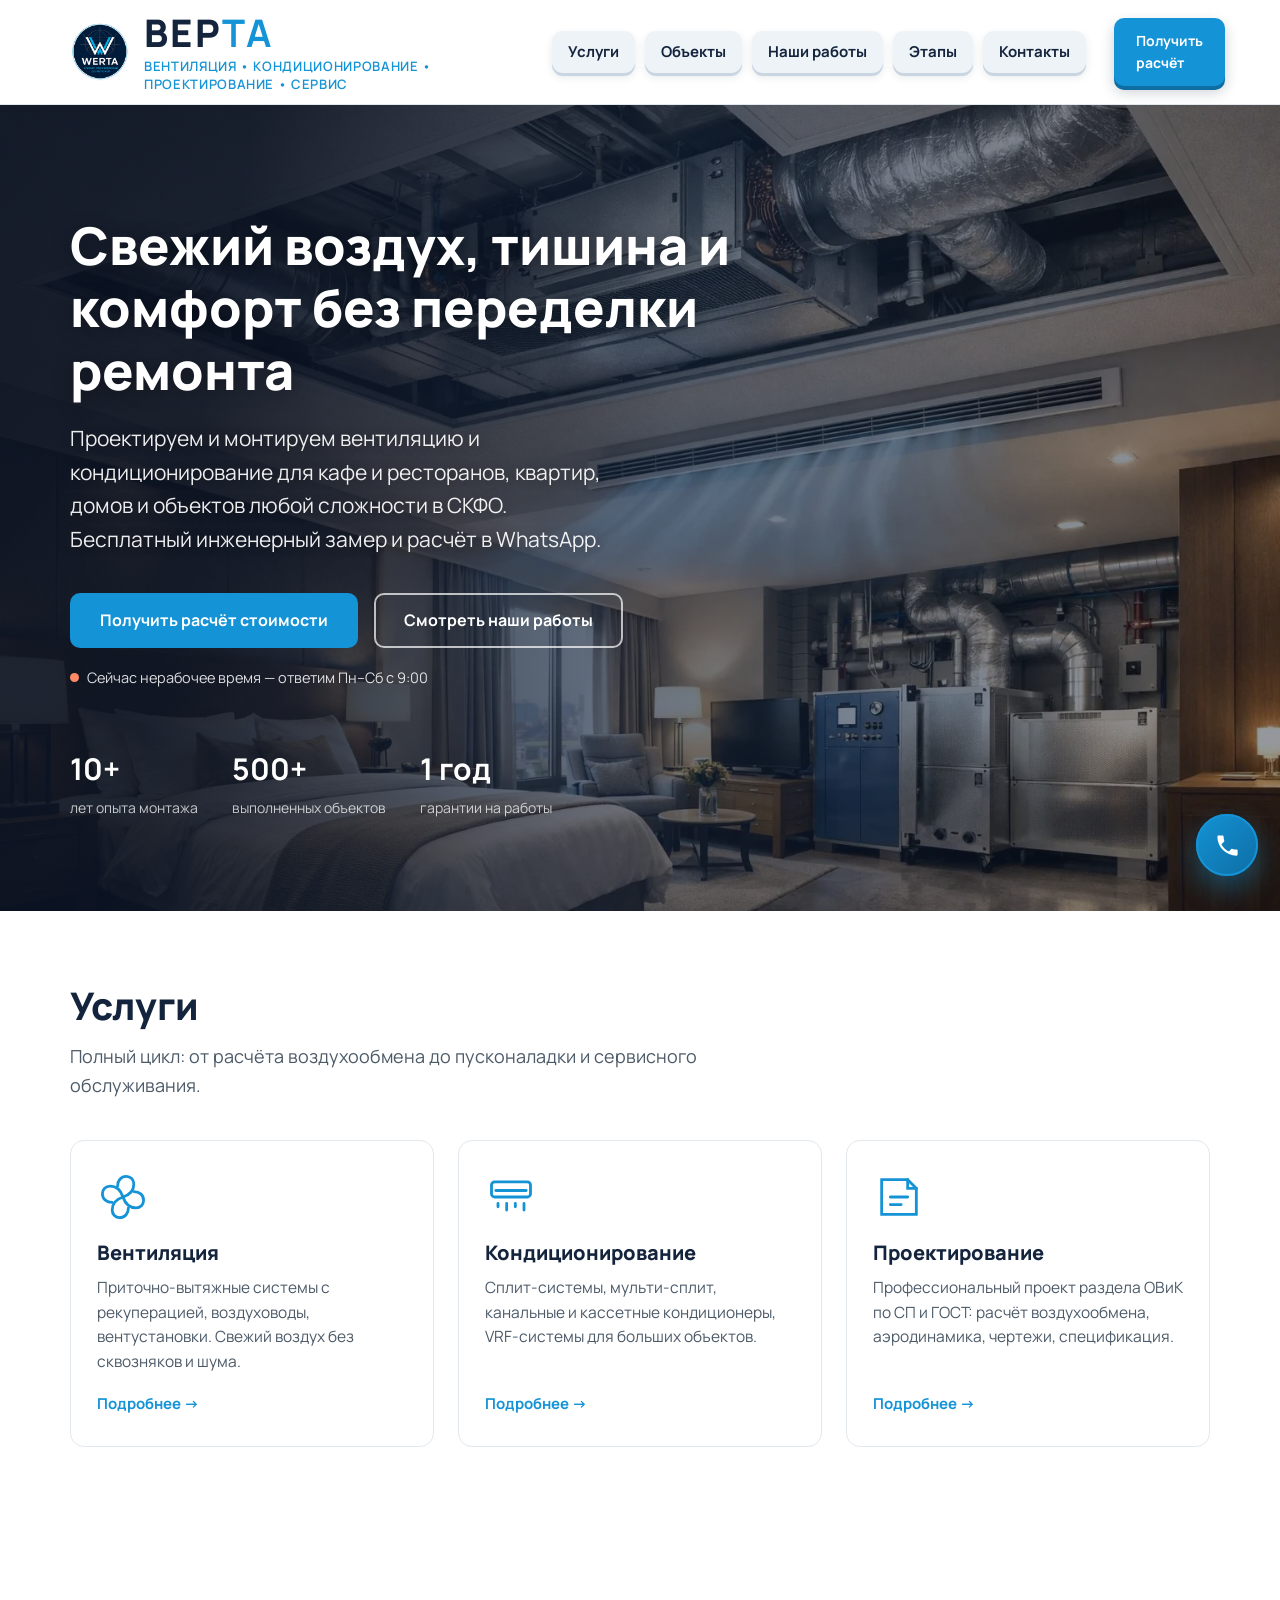
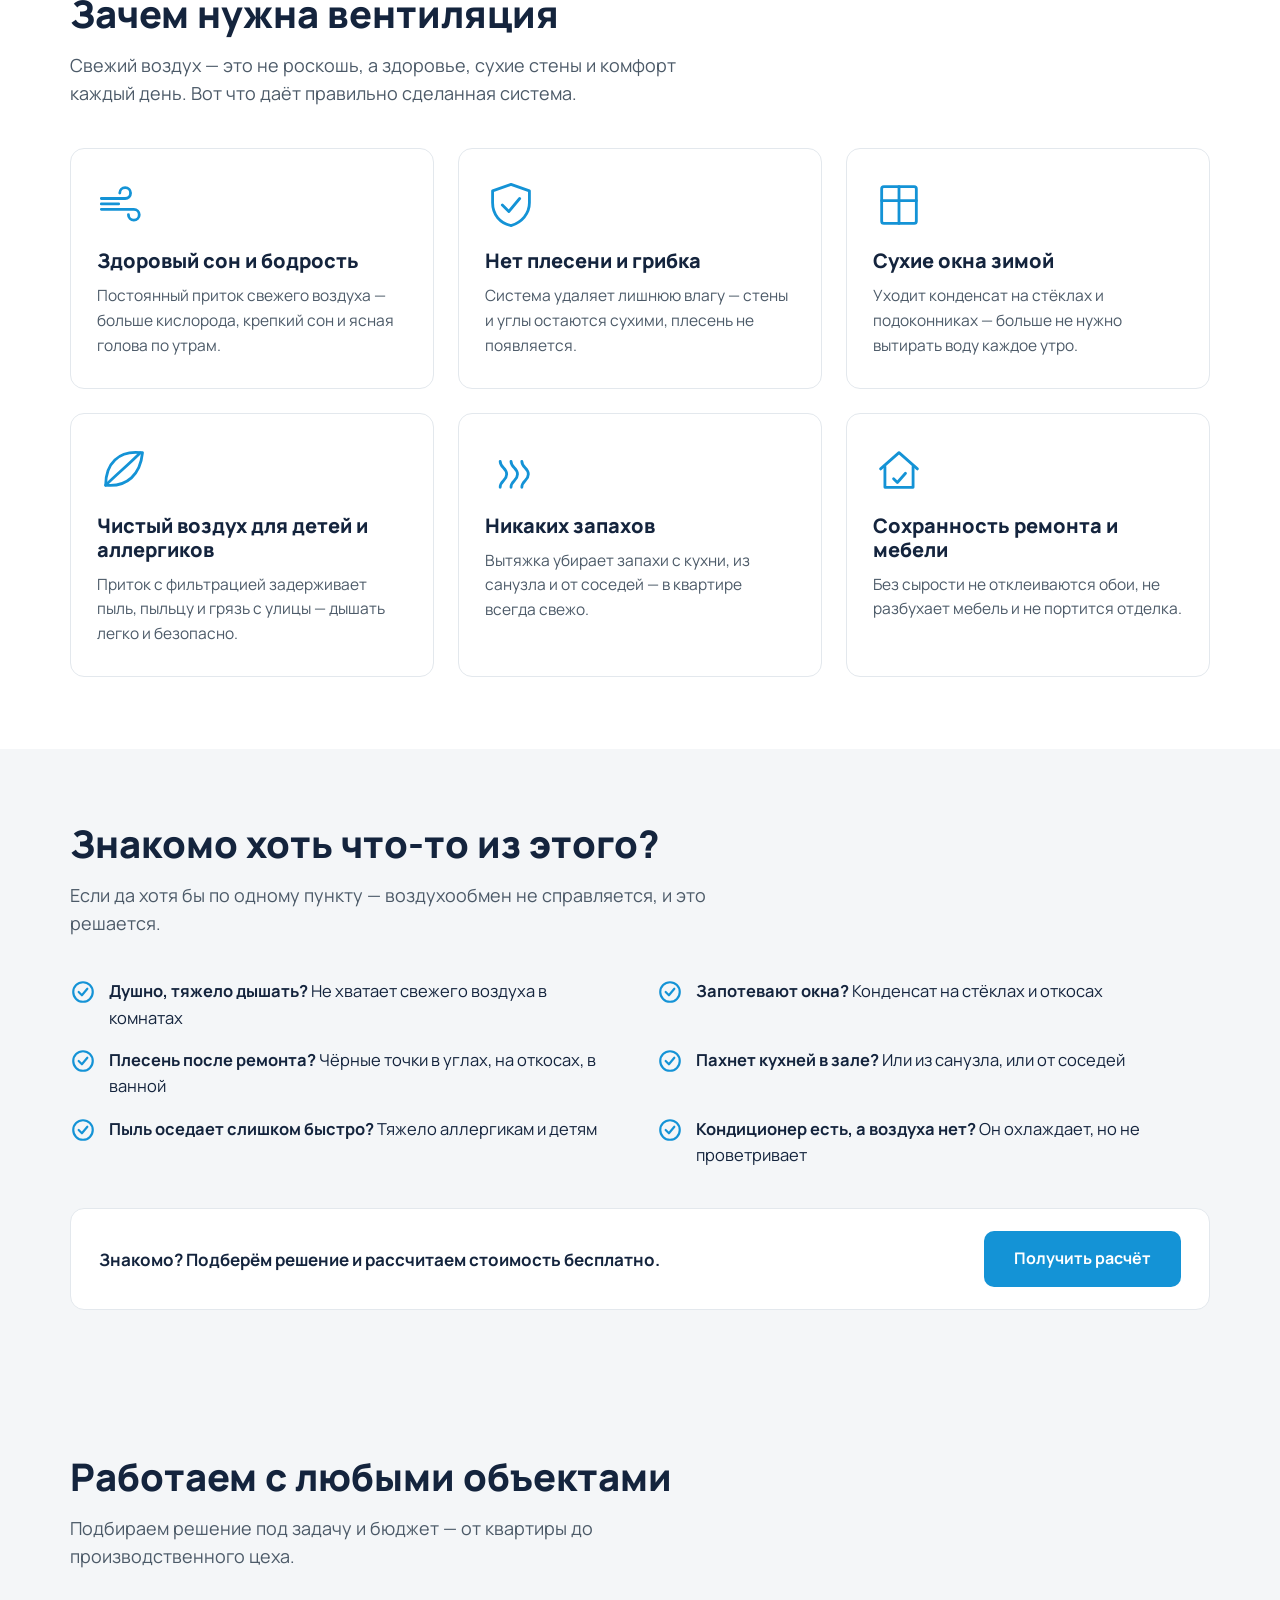
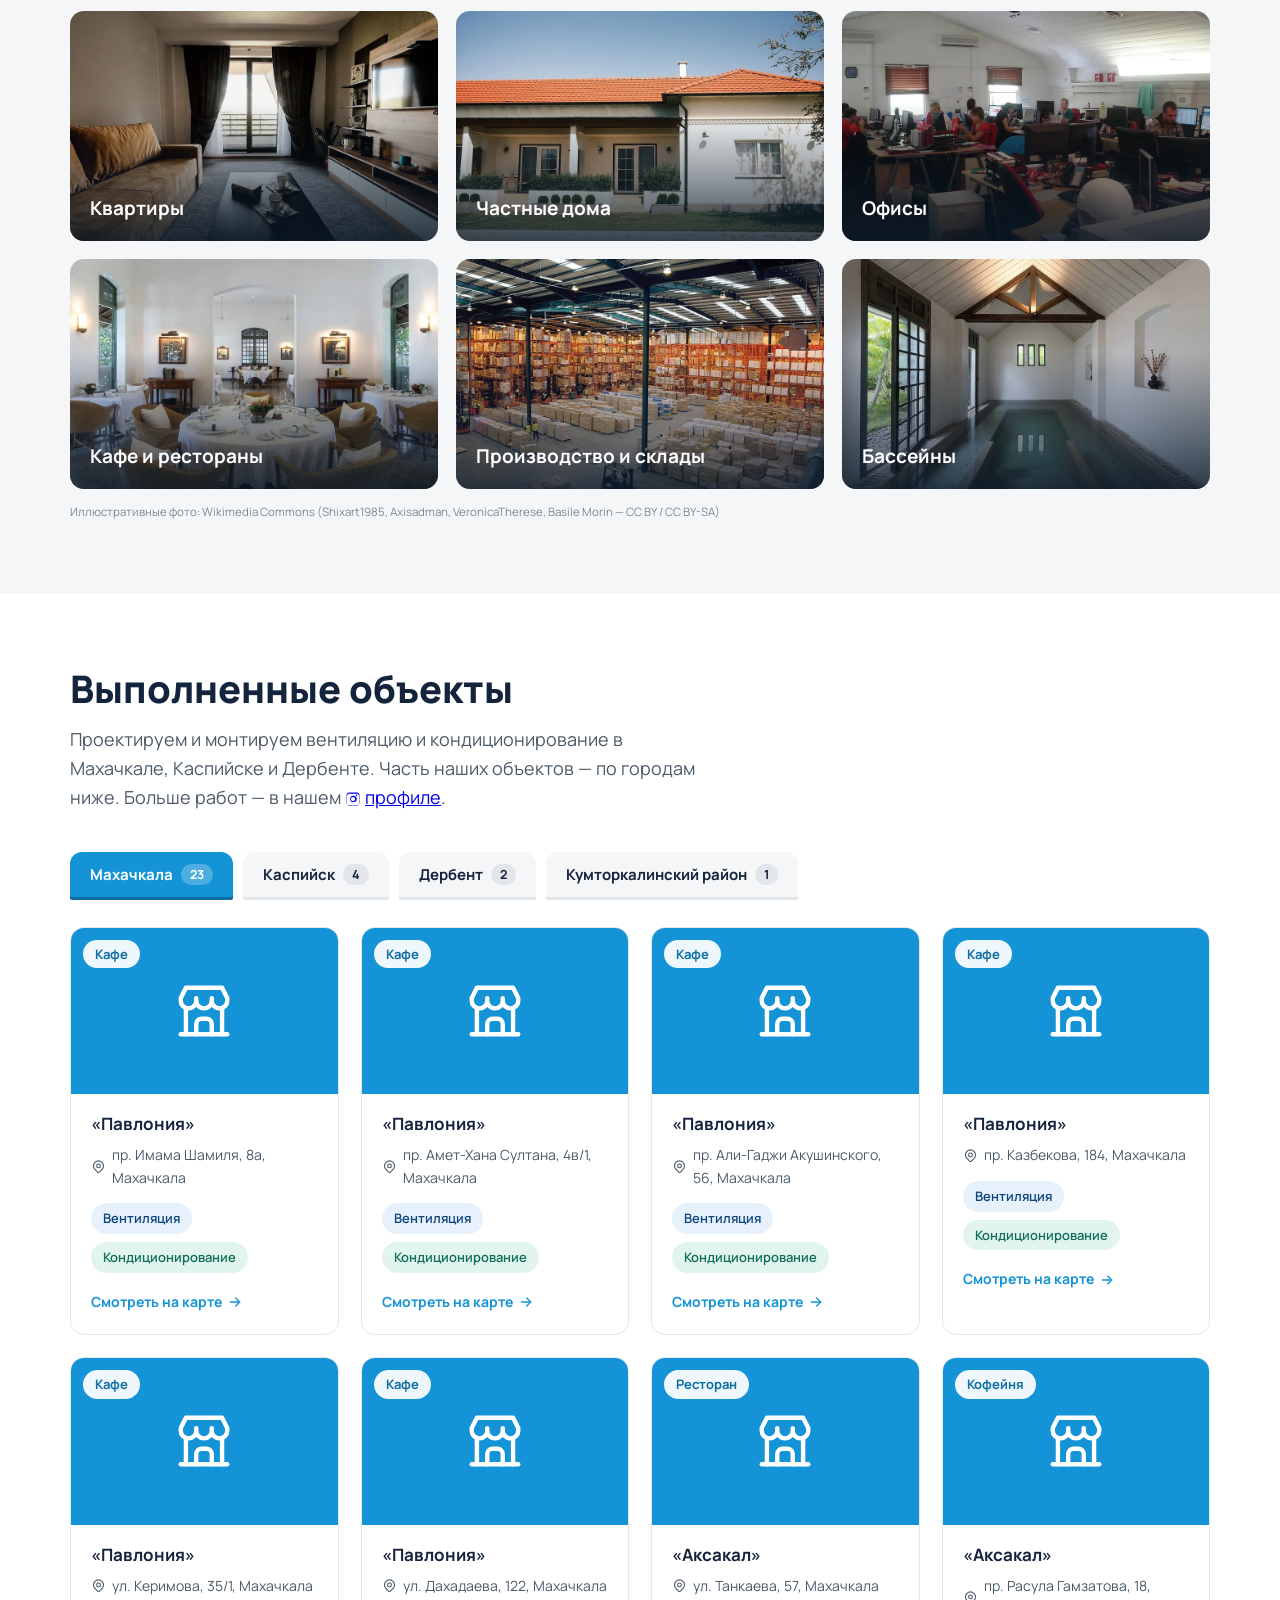
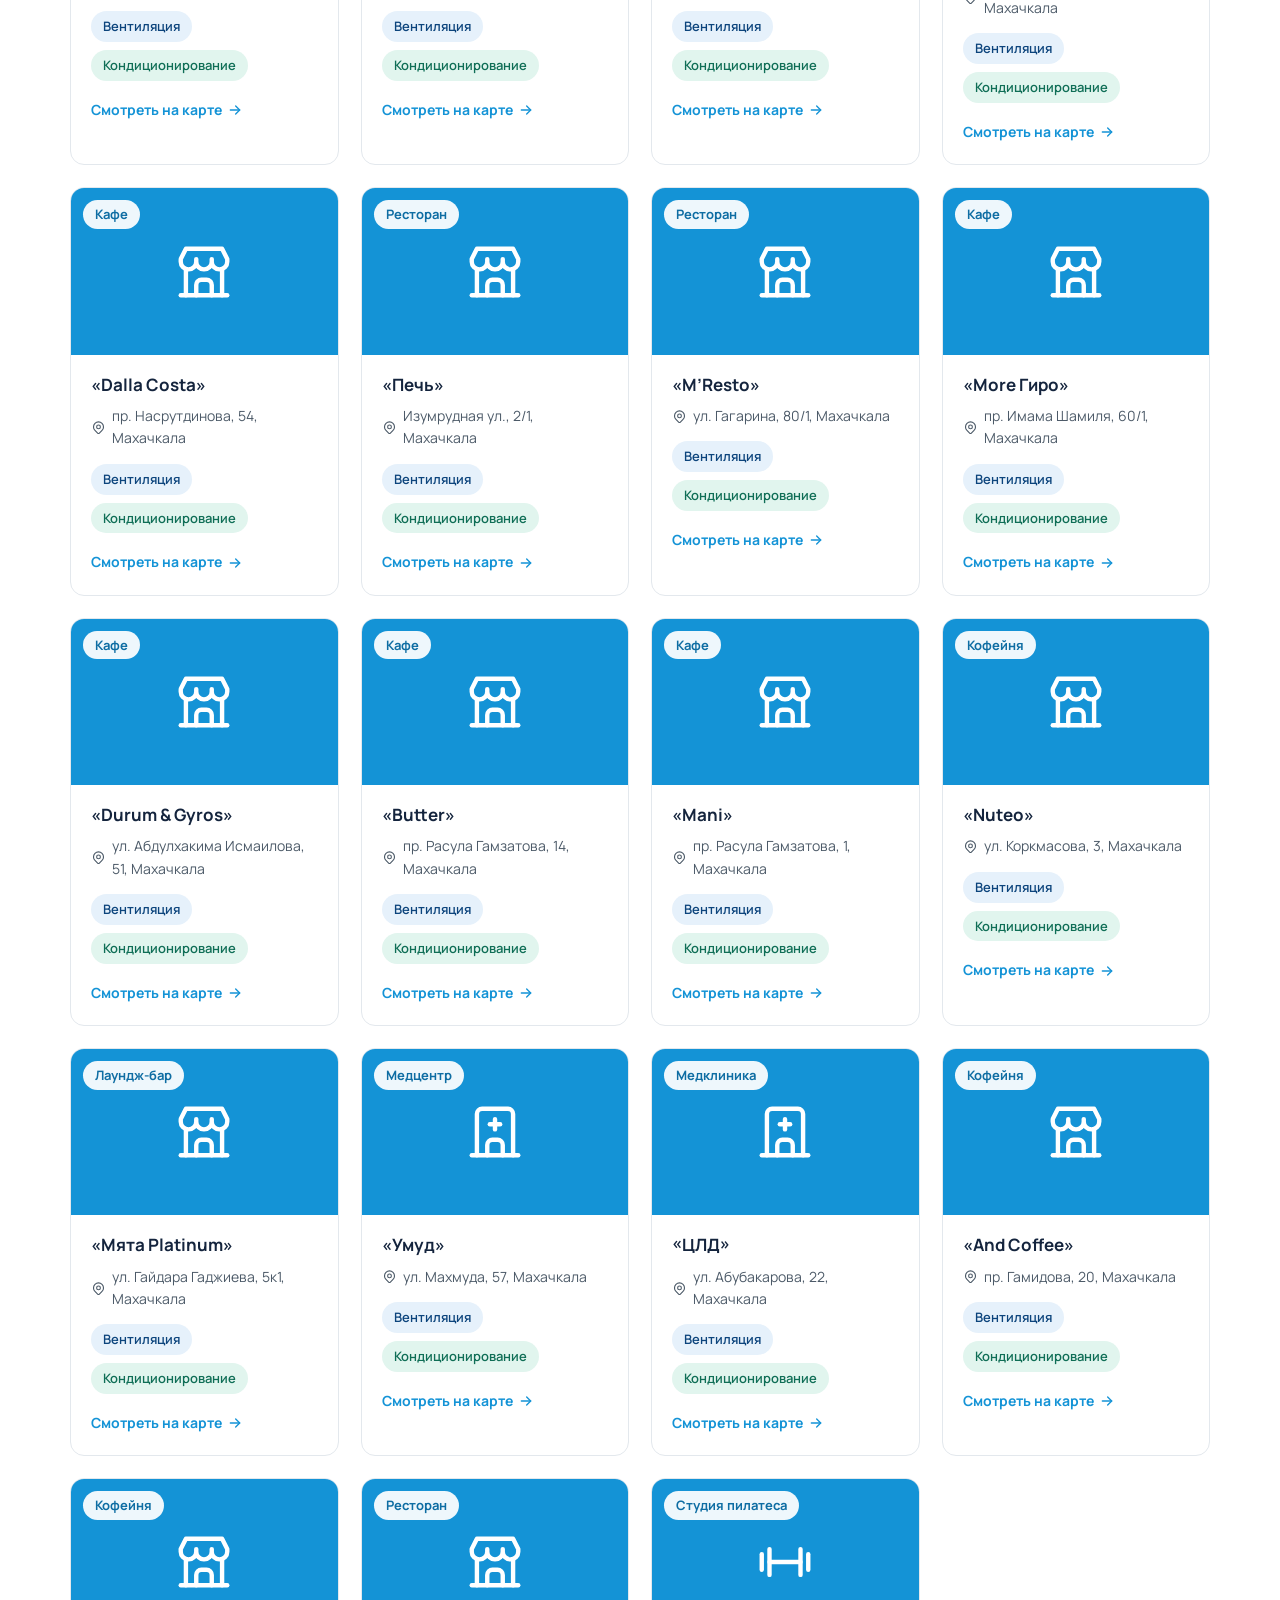
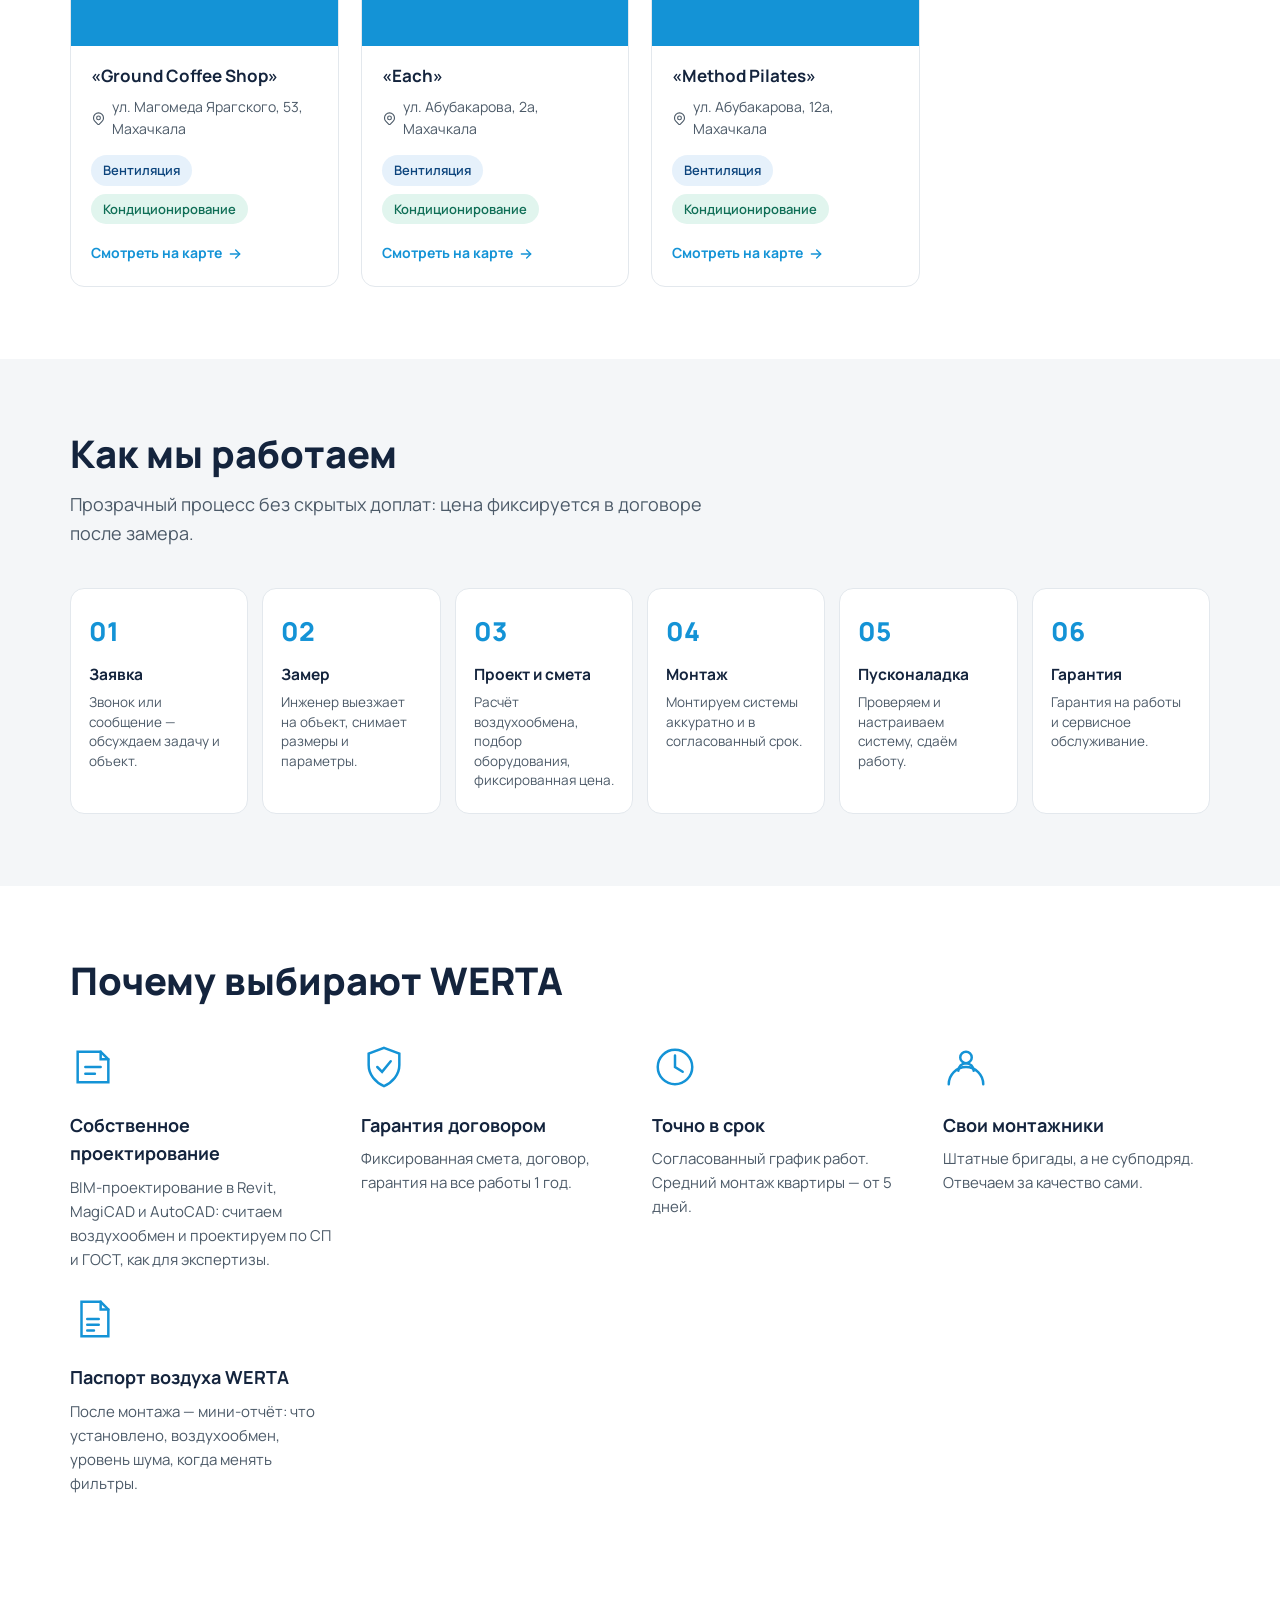
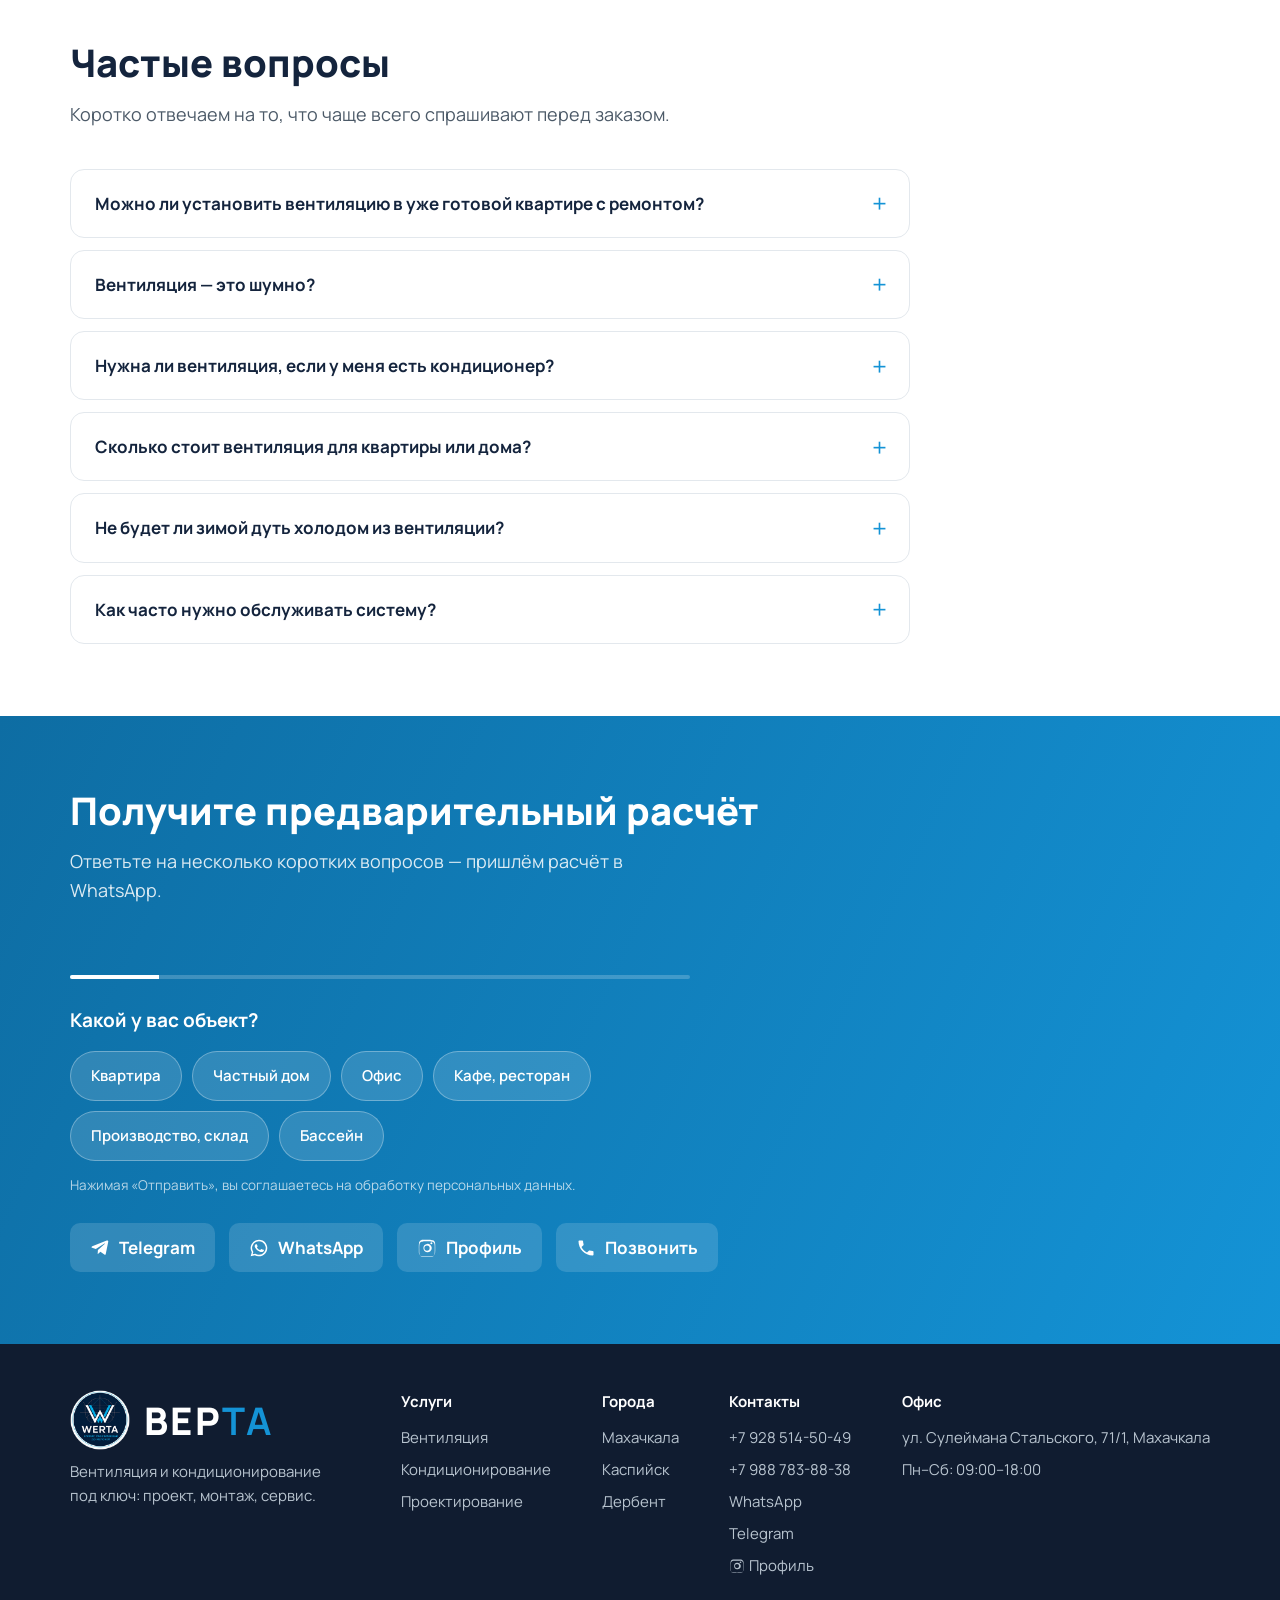
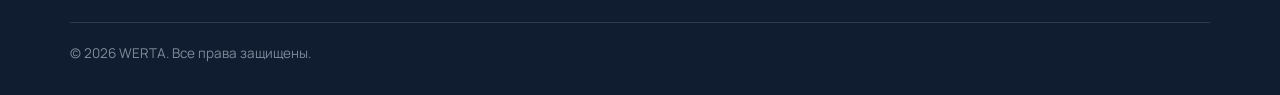
<file: index.html>
<!DOCTYPE html>
<html lang="ru">
<head>
<meta charset="UTF-8">
<!-- Yandex.Metrika counter -->
<script type="text/javascript">
   (function(m,e,t,r,i,k,a){m[i]=m[i]||function(){(m[i].a=m[i].a||[]).push(arguments)};
   m[i].l=1*new Date();
   for (var j = 0; j < document.scripts.length; j++) {if (document.scripts[j].src === r) { return; }}
   k=e.createElement(t),a=e.getElementsByTagName(t)[0],k.async=1,k.src=r,a.parentNode.insertBefore(k,a)})
   (window, document,"script","https://mc.yandex.ru/metrika/tag.js", "ym");

   ym(44147844, "init", {
        clickmap:true,
        trackLinks:true,
        accurateTrackBounce:true,
        webvisor:true
   });
</script>
<noscript><div><img src="https://mc.yandex.ru/watch/44147844" style="position:absolute; left:-9999px;" alt="" /></div></noscript>
<!-- /Yandex.Metrika counter -->
<meta name="viewport" content="width=device-width, initial-scale=1.0">
<title>WERTA — Вентиляция и кондиционирование под ключ: проектирование, монтаж, обслуживание</title>
<meta name="description" content="WERTA — проектирование, монтаж и обслуживание систем вентиляции и кондиционирования. Квартиры, дома, офисы, рестораны, производство. Работаем под ключ: замер, проект, монтаж, гарантия.">
<link rel="preconnect" href="https://fonts.googleapis.com">
<link rel="preconnect" href="https://fonts.gstatic.com" crossorigin>
<link href="https://fonts.googleapis.com/css2?family=Manrope:wght@400;600;700;800&display=swap" rel="stylesheet">
<link rel="stylesheet" href="css/style.css?v=20260714c">
<link rel="icon" type="image/svg+xml" href="favicon.svg">
<link rel="canonical" href="https://werta-klimat.ru/">
<meta property="og:type" content="website">
<meta property="og:site_name" content="WERTA">
<meta property="og:title" content="WERTA — Вентиляция и кондиционирование под ключ: проектирование, монтаж, обслуживание">
<meta property="og:description" content="WERTA — проектирование, монтаж и обслуживание систем вентиляции и кондиционирования. Квартиры, дома, офисы, рестораны, производство. Работаем под ключ: замер, проект, монтаж, гарантия.">
<meta property="og:url" content="https://werta-klimat.ru/">
<meta name="twitter:title" content="WERTA — Вентиляция и кондиционирование под ключ: проектирование, монтаж, обслуживание">
<meta name="twitter:description" content="WERTA — проектирование, монтаж и обслуживание систем вентиляции и кондиционирования. Квартиры, дома, офисы, рестораны, производство. Работаем под ключ: замер, проект, монтаж, гарантия.">
<meta property="og:image" content="https://werta-klimat.ru/img/og-image.jpg">
<meta property="og:image:width" content="1200">
<meta property="og:image:height" content="630">
<meta name="twitter:card" content="summary_large_image">
<script type="application/ld+json">
{
  "@context": "https://schema.org",
  "@type": "HVACBusiness",
  "name": "WERTA",
  "image": "https://werta-klimat.ru/img/og-image.jpg",
  "logo": "https://werta-klimat.ru/img/logo.png",
  "url": "https://werta-klimat.ru/",
  "telephone": "+7-928-514-50-49",
  "priceRange": "₽₽",
  "address": {
    "@type": "PostalAddress",
    "streetAddress": "ул. Сулеймана Стальского, 71/1",
    "addressLocality": "Махачкала",
    "postalCode": "367000",
    "addressRegion": "Республика Дагестан",
    "addressCountry": "RU"
  },
  "hasMap": "https://go.2gis.com/XQOJ6",
  "openingHoursSpecification": {
    "@type": "OpeningHoursSpecification",
    "dayOfWeek": [
      "Monday",
      "Tuesday",
      "Wednesday",
      "Thursday",
      "Friday",
      "Saturday"
    ],
    "opens": "09:00",
    "closes": "18:00"
  },
  "areaServed": [
    {
      "@type": "City",
      "name": "Махачкала"
    },
    {
      "@type": "City",
      "name": "Каспийск"
    },
    {
      "@type": "City",
      "name": "Дербент"
    }
  ],
  "sameAs": [
    "https://www.instagram.com/werta_official/"
  ]
}
</script>
<script type="application/ld+json">
{
  "@context": "https://schema.org",
  "@type": "FAQPage",
  "mainEntity": [
    {
      "@type": "Question",
      "name": "Можно ли установить вентиляцию в уже готовой квартире с ремонтом?",
      "acceptedAnswer": {
        "@type": "Answer",
        "text": "Да. Есть решения с минимальным вмешательством: компактные приточные установки, аккуратная прокладка трасс и декоративные короба под ваш интерьер. На замере подберём вариант, который не потребует переделывать ремонт."
      }
    },
    {
      "@type": "Question",
      "name": "Вентиляция — это шумно?",
      "acceptedAnswer": {
        "@type": "Answer",
        "text": "Нет. При правильном подборе оборудования и установке шумоглушителей система работает тише холодильника. Шум появляется только при ошибках монтажа, поэтому мы заранее считаем аэродинамику и подбираем оборудование с запасом."
      }
    },
    {
      "@type": "Question",
      "name": "Нужна ли вентиляция, если у меня есть кондиционер?",
      "acceptedAnswer": {
        "@type": "Answer",
        "text": "Да. Кондиционер только охлаждает уже имеющийся в комнате воздух и не приносит свежий с улицы. За кислород, удаление влаги и запахов отвечает именно вентиляция — они не заменяют, а дополняют друг друга."
      }
    },
    {
      "@type": "Question",
      "name": "Сколько стоит вентиляция для квартиры или дома?",
      "acceptedAnswer": {
        "@type": "Answer",
        "text": "Цена зависит от площади, числа комнат и типа системы. После бесплатного замера мы фиксируем стоимость в договоре — без скрытых доплат в процессе работ."
      }
    },
    {
      "@type": "Question",
      "name": "Не будет ли зимой дуть холодом из вентиляции?",
      "acceptedAnswer": {
        "@type": "Answer",
        "text": "Нет. Приточные установки подогревают воздух до комфортной температуры, а системы с рекуперацией используют для этого тепло вытяжного воздуха — тепло и без сквозняков, с экономией на отоплении."
      }
    },
    {
      "@type": "Question",
      "name": "Как часто нужно обслуживать систему?",
      "acceptedAnswer": {
        "@type": "Answer",
        "text": "Обычно раз в 6–12 месяцев: замена или чистка фильтров и проверка работы. Мы предлагаем сервисное обслуживание, чтобы вы об этом не думали, а система служила долго."
      }
    }
  ]
}
</script>
</head>
<body>

<header class="header">
  <div class="container header__inner">
    <a class="logo" href="index.html"><img class="logo__mark" src="img/logo.png" alt="WERTA — логотип" width="42" height="42"><span class="logo__text">ВЕР<b>ТА</b><small class="logo__sub">Вентиляция • Кондиционирование • Проектирование • Сервис</small></span></a>
    <nav class="nav" id="nav">
      <a href="#uslugi">Услуги</a>
      <a href="#obekty">Объекты</a>
      <a href="#raboty">Наши работы</a>
      <a href="#etapy">Этапы</a>
      <a href="#kontakty">Контакты</a>
    </nav>
    <div class="header__contact">
      <a class="btn btn--primary btn--header" href="#kontakty">Получить расчёт</a>
      <button class="burger" id="burger" aria-label="Открыть меню"><span></span><span></span><span></span></button>
    </div>
  </div>
</header>

<!-- Первый экран -->
<section class="hero">
  <div class="hero__slides" aria-hidden="true">
    <div class="hero__slide hero__slide--1 is-active"></div>
    <div class="hero__slide hero__slide--2"></div>
    <div class="hero__slide hero__slide--3"></div>
  </div>
  <div class="container">
    <h1>Свежий воздух, тишина и комфорт без переделки ремонта</h1>
    <p>Проектируем и монтируем вентиляцию и кондиционирование для кафе и ресторанов, квартир, домов и объектов любой сложности в СКФО. Бесплатный инженерный замер и расчёт в WhatsApp.</p>
    <div class="hero__actions">
      <a class="btn btn--primary" href="#kontakty">Получить расчёт стоимости</a>
      <a class="btn btn--ghost" href="#raboty">Смотреть наши работы</a>
    </div>
    <span class="status-badge" id="statusBadge"></span>
    <div class="hero__badges">
      <div class="hero__badge"><b>10+</b><span>лет опыта монтажа</span></div>
      <div class="hero__badge"><b>500+</b><span>выполненных объектов</span></div>
      <div class="hero__badge"><b>1 год</b><span>гарантии на работы</span></div>
    </div>
  </div>
</section>

<!-- Услуги -->
<section class="section" id="uslugi">
  <div class="container">
    <h2>Услуги</h2>
    <p class="section-sub">Полный цикл: от расчёта воздухообмена до пусконаладки и сервисного обслуживания.</p>
    <div class="grid grid--3">
      <a class="card" href="ventilyaciya.html">
        <svg class="card__icon" viewBox="0 0 48 48" fill="none" stroke="currentColor" stroke-width="2.6" stroke-linecap="round"><path d="M24 24c6-2 10-6 10-12 0-4-3-7-7-7-5 0-8 4-8 9"/><path d="M24 24c-6 2-10 6-10 12 0 4 3 7 7 7 5 0 8-4 8-9"/><path d="M24 24c2 6 6 10 12 10 4 0 7-3 7-7 0-5-4-8-9-8"/><path d="M24 24c-2-6-6-10-12-10-4 0-7 3-7 7 0 5 4 8 9 8"/></svg>
        <h3>Вентиляция</h3>
        <p>Приточно-вытяжные системы с рекуперацией, воздуховоды, вентустановки. Свежий воздух без сквозняков и шума.</p>
        <span class="card__more">Подробнее →</span>
      </a>
      <a class="card" href="kondicionirovanie.html">
        <svg class="card__icon" viewBox="0 0 48 48" fill="none" stroke="currentColor" stroke-width="2.6" stroke-linecap="round"><rect x="6" y="10" width="36" height="14" rx="3"/><path d="M12 30v3m8-3v6m8-6v3m8-3v6M10 18h28"/></svg>
        <h3>Кондиционирование</h3>
        <p>Сплит-системы, мульти-сплит, канальные и кассетные кондиционеры, VRF-системы для больших объектов.</p>
        <span class="card__more">Подробнее →</span>
      </a>
      <a class="card" href="proektirovanie.html">
        <svg class="card__icon" viewBox="0 0 48 48" fill="none" stroke="currentColor" stroke-width="2.6" stroke-linecap="round"><path d="M8 40V8h24l8 8v24H8z"/><path d="M32 8v8h8M16 24h16M16 31h10"/></svg>
        <h3>Проектирование</h3>
        <p>Профессиональный проект раздела ОВиК по СП и ГОСТ: расчёт воздухообмена, аэродинамика, чертежи, спецификация.</p>
        <span class="card__more">Подробнее →</span>
      </a>
    </div>
  </div>
</section>

<!-- Зачем нужна вентиляция -->
<section class="section" id="zachem">
  <div class="container">
    <h2>Зачем нужна вентиляция</h2>
    <p class="section-sub">Свежий воздух — это не роскошь, а здоровье, сухие стены и комфорт каждый день. Вот что даёт правильно сделанная система.</p>
    <div class="grid grid--3">
      <div class="card">
        <svg class="card__icon" viewBox="0 0 48 48" fill="none" stroke="currentColor" stroke-width="2.6" stroke-linecap="round"><path d="M4 18h22a5 5 0 10-5-5"/><path d="M4 28h30a5 5 0 11-5 5"/><path d="M4 23h16"/></svg>
        <h3>Здоровый сон и бодрость</h3>
        <p>Постоянный приток свежего воздуха — больше кислорода, крепкий сон и ясная голова по утрам.</p>
      </div>
      <div class="card">
        <svg class="card__icon" viewBox="0 0 48 48" fill="none" stroke="currentColor" stroke-width="2.6" stroke-linecap="round" stroke-linejoin="round"><path d="M24 5l17 6v11c0 10-7 18-17 21C14 41 7 33 7 22V11z"/><path d="M16 24l6 6 10-12"/></svg>
        <h3>Нет плесени и грибка</h3>
        <p>Система удаляет лишнюю влагу — стены и углы остаются сухими, плесень не появляется.</p>
      </div>
      <div class="card">
        <svg class="card__icon" viewBox="0 0 48 48" fill="none" stroke="currentColor" stroke-width="2.6" stroke-linecap="round" stroke-linejoin="round"><rect x="8" y="7" width="32" height="34" rx="2"/><path d="M8 20h32M24 7v34"/></svg>
        <h3>Сухие окна зимой</h3>
        <p>Уходит конденсат на стёклах и подоконниках — больше не нужно вытирать воду каждое утро.</p>
      </div>
      <div class="card">
        <svg class="card__icon" viewBox="0 0 48 48" fill="none" stroke="currentColor" stroke-width="2.6" stroke-linecap="round" stroke-linejoin="round"><path d="M40 8C20 6 8 18 8 38c20 2 32-10 34-30z"/><path d="M8 38C18 28 28 20 40 8"/></svg>
        <h3>Чистый воздух для детей и аллергиков</h3>
        <p>Приток с фильтрацией задерживает пыль, пыльцу и грязь с улицы — дышать легко и безопасно.</p>
      </div>
      <div class="card">
        <svg class="card__icon" viewBox="0 0 48 48" fill="none" stroke="currentColor" stroke-width="2.6" stroke-linecap="round"><path d="M14 40c0-6 6-6 6-12s-6-6-6-12"/><path d="M24 40c0-6 6-6 6-12s-6-6-6-12"/><path d="M34 40c0-6 6-6 6-12s-6-6-6-12"/></svg>
        <h3>Никаких запахов</h3>
        <p>Вытяжка убирает запахи с кухни, из санузла и от соседей — в квартире всегда свежо.</p>
      </div>
      <div class="card">
        <svg class="card__icon" viewBox="0 0 48 48" fill="none" stroke="currentColor" stroke-width="2.6" stroke-linecap="round" stroke-linejoin="round"><path d="M7 23L24 8l17 15"/><path d="M11 21v19h26V21"/><path d="M19 32l3.5 3.5L30 27"/></svg>
        <h3>Сохранность ремонта и мебели</h3>
        <p>Без сырости не отклеиваются обои, не разбухает мебель и не портится отделка.</p>
      </div>
    </div>
  </div>
</section>

<!-- Признаки -->
<section class="section section--soft">
  <div class="container">
    <h2>Знакомо хоть что-то из этого?</h2>
    <p class="section-sub">Если да хотя бы по одному пункту — воздухообмен не справляется, и это решается.</p>
    <div class="signs">
      <div class="sign"><svg viewBox="0 0 24 24" fill="none" stroke="currentColor" stroke-width="2" stroke-linecap="round" stroke-linejoin="round"><circle cx="12" cy="12" r="9"/><path d="M8 12l3 3 5-6"/></svg><span><b>Душно, тяжело дышать?</b> Не хватает свежего воздуха в комнатах</span></div>
      <div class="sign"><svg viewBox="0 0 24 24" fill="none" stroke="currentColor" stroke-width="2" stroke-linecap="round" stroke-linejoin="round"><circle cx="12" cy="12" r="9"/><path d="M8 12l3 3 5-6"/></svg><span><b>Запотевают окна?</b> Конденсат на стёклах и откосах</span></div>
      <div class="sign"><svg viewBox="0 0 24 24" fill="none" stroke="currentColor" stroke-width="2" stroke-linecap="round" stroke-linejoin="round"><circle cx="12" cy="12" r="9"/><path d="M8 12l3 3 5-6"/></svg><span><b>Плесень после ремонта?</b> Чёрные точки в углах, на откосах, в ванной</span></div>
      <div class="sign"><svg viewBox="0 0 24 24" fill="none" stroke="currentColor" stroke-width="2" stroke-linecap="round" stroke-linejoin="round"><circle cx="12" cy="12" r="9"/><path d="M8 12l3 3 5-6"/></svg><span><b>Пахнет кухней в зале?</b> Или из санузла, или от соседей</span></div>
      <div class="sign"><svg viewBox="0 0 24 24" fill="none" stroke="currentColor" stroke-width="2" stroke-linecap="round" stroke-linejoin="round"><circle cx="12" cy="12" r="9"/><path d="M8 12l3 3 5-6"/></svg><span><b>Пыль оседает слишком быстро?</b> Тяжело аллергикам и детям</span></div>
      <div class="sign"><svg viewBox="0 0 24 24" fill="none" stroke="currentColor" stroke-width="2" stroke-linecap="round" stroke-linejoin="round"><circle cx="12" cy="12" r="9"/><path d="M8 12l3 3 5-6"/></svg><span><b>Кондиционер есть, а воздуха нет?</b> Он охлаждает, но не проветривает</span></div>
    </div>
    <div class="signs__cta">
      <span>Знакомо? Подберём решение и рассчитаем стоимость бесплатно.</span>
      <a class="btn btn--primary" href="#kontakty">Получить расчёт</a>
    </div>
  </div>
</section>

<!-- Типы объектов -->
<section class="section section--soft" id="obekty">
  <div class="container">
    <h2>Работаем с любыми объектами</h2>
    <p class="section-sub">Подбираем решение под задачу и бюджет — от квартиры до производственного цеха.</p>
    <div class="objects">
      <div class="object"><picture><source srcset="img/obj-apartments.webp" type="image/webp"><img src="img/obj-apartments.jpg" alt="Вентиляция в квартире" loading="lazy"></picture><b>Квартиры</b></div>
      <div class="object"><picture><source srcset="img/obj-house.webp" type="image/webp"><img src="img/obj-house.jpg" alt="Вентиляция в частном доме" loading="lazy"></picture><b>Частные дома</b></div>
      <div class="object"><picture><source srcset="img/obj-office.webp" type="image/webp"><img src="img/obj-office.jpg" alt="Вентиляция и кондиционирование в офисе" loading="lazy"></picture><b>Офисы</b></div>
      <div class="object"><picture><source srcset="img/obj-cafe.webp" type="image/webp"><img src="img/obj-cafe.jpg" alt="Вентиляция в кафе и ресторанах" loading="lazy"></picture><b>Кафе и рестораны</b></div>
      <div class="object"><picture><source srcset="img/obj-warehouse.webp" type="image/webp"><img src="img/obj-warehouse.jpg" alt="Вентиляция производственных и складских помещений" loading="lazy"></picture><b>Производство и склады</b></div>
      <div class="object"><picture><source srcset="img/obj-pool.webp" type="image/webp"><img src="img/obj-pool.jpg" alt="Вентиляция и осушение бассейнов" loading="lazy"></picture><b>Бассейны</b></div>
    </div>
    <p class="photo-credit">Иллюстративные фото: Wikimedia Commons (Shixart1985, Axisadman, VeronicaTherese, Basile Morin — CC BY / CC BY-SA)</p>
  </div>
</section>

<!-- Наши работы -->
<section class="section" id="raboty">
  <div class="container">
    <h2>Выполненные объекты</h2>
    <p class="section-sub">Проектируем и монтируем вентиляцию и кондиционирование в Махачкале, Каспийске и Дербенте. Часть наших объектов — по городам ниже. Больше работ — в нашем <a href="https://www.instagram.com/werta_official/" target="_blank" rel="noopener" aria-label="профиле"><svg viewBox="0 0 24 24" fill="currentColor" width="16" height="16" style="vertical-align:-3px; margin-right:4px;" aria-hidden="true"><path d="M12 2.2c3.2 0 3.6 0 4.8.1 1.2.1 1.9.2 2.3.4.6.2 1 .5 1.4.9.4.4.7.8.9 1.4.2.4.4 1.1.4 2.3.1 1.2.1 1.6.1 4.8s0 3.6-.1 4.8c-.1 1.2-.2 1.9-.4 2.3-.2.6-.5 1-.9 1.4-.4.4-.8.7-1.4.9-.4.2-1.1.4-2.3.4-1.2.1-1.6.1-4.8.1s-3.6 0-4.8-.1c-1.2-.1-1.9-.2-2.3-.4-.6-.2-1-.5-1.4-.9-.4-.4-.7-.8-.9-1.4-.2-.4-.4-1.1-.4-2.3C2.2 15.6 2.2 15.2 2.2 12s0-3.6.1-4.8c.1-1.2.2-1.9.4-2.3.2-.6.5-1 .9-1.4.4-.4.8-.7 1.4-.9.4-.2 1.1-.4 2.3-.4C8.4 2.2 8.8 2.2 12 2.2zm0 1.8c-3.1 0-3.5 0-4.7.1-1.1.1-1.7.2-2.1.4-.5.2-.9.4-1.2.8-.4.4-.6.7-.8 1.2-.2.4-.3 1-.4 2.1-.1 1.2-.1 1.6-.1 4.7s0 3.5.1 4.7c.1 1.1.2 1.7.4 2.1.2.5.4.9.8 1.2.4.4.7.6 1.2.8.4.2 1 .3 2.1.4 1.2.1 1.6.1 4.7.1s3.5 0 4.7-.1c1.1-.1 1.7-.2 2.1-.4.5-.2.9-.4 1.2-.8.4-.4.6-.7.8-1.2.2-.4.3-1 .4-2.1.1-1.2.1-1.6.1-4.7s0-3.5-.1-4.7c-.1-1.1-.2-1.7-.4-2.1-.2-.5-.4-.9-.8-1.2-.4-.4-.7-.6-1.2-.8-.4-.2-1-.3-2.1-.4-1.2-.1-1.6-.1-4.7-.1zm0 3.1a5 5 0 110 9.9 5 5 0 010-9.9zm0 1.8a3.1 3.1 0 100 6.3 3.1 3.1 0 000-6.3zm6.4-2.9a1.2 1.2 0 11-2.3 0 1.2 1.2 0 012.3 0z"/></svg>профиле</a>.</p>
    <div class="city-tabs" role="tablist">
      <button class="city-tab city-tab--active" data-city="mahachkala" type="button">Махачкала <span class="city-tab__count">23</span></button>
      <button class="city-tab" data-city="kaspiysk" type="button">Каспийск <span class="city-tab__count">4</span></button>
      <button class="city-tab" data-city="derbent" type="button">Дербент <span class="city-tab__count">2</span></button>
      <button class="city-tab" data-city="kumtorkala" type="button">Кумторкалинский район <span class="city-tab__count">1</span></button>
    </div>
    <div class="works" data-city-panel="mahachkala">
      <div class="work">
        <div class="work__banner"><span class="work__cat">Кафе</span><svg class="work__glyph" viewBox="0 0 24 24" fill="none" stroke="currentColor" stroke-width="1.7" stroke-linecap="round" stroke-linejoin="round"><path d="M3 21h18"/><path d="M3 7v1a3 3 0 0 0 6 0V7m0 1a3 3 0 0 0 6 0V7m0 1a3 3 0 0 0 6 0V7l-2-4H5L3 7"/><path d="M5 21V10.85"/><path d="M19 21V10.85"/><path d="M9 21v-4a2 2 0 0 1 2-2h2a2 2 0 0 1 2 2v4"/></svg></div>
        <div class="work__body">
          <b>«Павлония»</b>
          <div class="work__addr"><svg viewBox="0 0 24 24" fill="none" stroke="currentColor" stroke-width="1.8" stroke-linecap="round" stroke-linejoin="round"><path d="M9 11a3 3 0 1 0 6 0a3 3 0 0 0-6 0"/><path d="M17.657 16.657 13.414 20.9a2 2 0 0 1-2.827 0l-4.244-4.243a8 8 0 1 1 11.314 0z"/></svg><span>пр. Имама Шамиля, 8а, Махачкала</span></div>
          <div class="work__tags"><span class="tag tag--vent">Вентиляция</span><span class="tag tag--ac">Кондиционирование</span></div>
          <a class="work__map" href="https://go.2gis.com/tZaxj" target="_blank" rel="noopener">Смотреть на карте <svg viewBox="0 0 24 24" fill="none" stroke="currentColor" stroke-width="2" stroke-linecap="round" stroke-linejoin="round"><path d="M5 12h14"/><path d="M13 18l6-6-6-6"/></svg></a>
        </div>
      </div>
      <div class="work">
        <div class="work__banner"><span class="work__cat">Кафе</span><svg class="work__glyph" viewBox="0 0 24 24" fill="none" stroke="currentColor" stroke-width="1.7" stroke-linecap="round" stroke-linejoin="round"><path d="M3 21h18"/><path d="M3 7v1a3 3 0 0 0 6 0V7m0 1a3 3 0 0 0 6 0V7m0 1a3 3 0 0 0 6 0V7l-2-4H5L3 7"/><path d="M5 21V10.85"/><path d="M19 21V10.85"/><path d="M9 21v-4a2 2 0 0 1 2-2h2a2 2 0 0 1 2 2v4"/></svg></div>
        <div class="work__body">
          <b>«Павлония»</b>
          <div class="work__addr"><svg viewBox="0 0 24 24" fill="none" stroke="currentColor" stroke-width="1.8" stroke-linecap="round" stroke-linejoin="round"><path d="M9 11a3 3 0 1 0 6 0a3 3 0 0 0-6 0"/><path d="M17.657 16.657 13.414 20.9a2 2 0 0 1-2.827 0l-4.244-4.243a8 8 0 1 1 11.314 0z"/></svg><span>пр. Амет-Хана Султана, 4в/1, Махачкала</span></div>
          <div class="work__tags"><span class="tag tag--vent">Вентиляция</span><span class="tag tag--ac">Кондиционирование</span></div>
          <a class="work__map" href="https://go.2gis.com/li98p" target="_blank" rel="noopener">Смотреть на карте <svg viewBox="0 0 24 24" fill="none" stroke="currentColor" stroke-width="2" stroke-linecap="round" stroke-linejoin="round"><path d="M5 12h14"/><path d="M13 18l6-6-6-6"/></svg></a>
        </div>
      </div>
      <div class="work">
        <div class="work__banner"><span class="work__cat">Кафе</span><svg class="work__glyph" viewBox="0 0 24 24" fill="none" stroke="currentColor" stroke-width="1.7" stroke-linecap="round" stroke-linejoin="round"><path d="M3 21h18"/><path d="M3 7v1a3 3 0 0 0 6 0V7m0 1a3 3 0 0 0 6 0V7m0 1a3 3 0 0 0 6 0V7l-2-4H5L3 7"/><path d="M5 21V10.85"/><path d="M19 21V10.85"/><path d="M9 21v-4a2 2 0 0 1 2-2h2a2 2 0 0 1 2 2v4"/></svg></div>
        <div class="work__body">
          <b>«Павлония»</b>
          <div class="work__addr"><svg viewBox="0 0 24 24" fill="none" stroke="currentColor" stroke-width="1.8" stroke-linecap="round" stroke-linejoin="round"><path d="M9 11a3 3 0 1 0 6 0a3 3 0 0 0-6 0"/><path d="M17.657 16.657 13.414 20.9a2 2 0 0 1-2.827 0l-4.244-4.243a8 8 0 1 1 11.314 0z"/></svg><span>пр. Али-Гаджи Акушинского, 56, Махачкала</span></div>
          <div class="work__tags"><span class="tag tag--vent">Вентиляция</span><span class="tag tag--ac">Кондиционирование</span></div>
          <a class="work__map" href="https://go.2gis.com/wGut1" target="_blank" rel="noopener">Смотреть на карте <svg viewBox="0 0 24 24" fill="none" stroke="currentColor" stroke-width="2" stroke-linecap="round" stroke-linejoin="round"><path d="M5 12h14"/><path d="M13 18l6-6-6-6"/></svg></a>
        </div>
      </div>
      <div class="work">
        <div class="work__banner"><span class="work__cat">Кафе</span><svg class="work__glyph" viewBox="0 0 24 24" fill="none" stroke="currentColor" stroke-width="1.7" stroke-linecap="round" stroke-linejoin="round"><path d="M3 21h18"/><path d="M3 7v1a3 3 0 0 0 6 0V7m0 1a3 3 0 0 0 6 0V7m0 1a3 3 0 0 0 6 0V7l-2-4H5L3 7"/><path d="M5 21V10.85"/><path d="M19 21V10.85"/><path d="M9 21v-4a2 2 0 0 1 2-2h2a2 2 0 0 1 2 2v4"/></svg></div>
        <div class="work__body">
          <b>«Павлония»</b>
          <div class="work__addr"><svg viewBox="0 0 24 24" fill="none" stroke="currentColor" stroke-width="1.8" stroke-linecap="round" stroke-linejoin="round"><path d="M9 11a3 3 0 1 0 6 0a3 3 0 0 0-6 0"/><path d="M17.657 16.657 13.414 20.9a2 2 0 0 1-2.827 0l-4.244-4.243a8 8 0 1 1 11.314 0z"/></svg><span>пр. Казбекова, 184, Махачкала</span></div>
          <div class="work__tags"><span class="tag tag--vent">Вентиляция</span><span class="tag tag--ac">Кондиционирование</span></div>
          <a class="work__map" href="https://2gis.ru/makhachkala/firm/70000001055664318" target="_blank" rel="noopener">Смотреть на карте <svg viewBox="0 0 24 24" fill="none" stroke="currentColor" stroke-width="2" stroke-linecap="round" stroke-linejoin="round"><path d="M5 12h14"/><path d="M13 18l6-6-6-6"/></svg></a>
        </div>
      </div>
      <div class="work">
        <div class="work__banner"><span class="work__cat">Кафе</span><svg class="work__glyph" viewBox="0 0 24 24" fill="none" stroke="currentColor" stroke-width="1.7" stroke-linecap="round" stroke-linejoin="round"><path d="M3 21h18"/><path d="M3 7v1a3 3 0 0 0 6 0V7m0 1a3 3 0 0 0 6 0V7m0 1a3 3 0 0 0 6 0V7l-2-4H5L3 7"/><path d="M5 21V10.85"/><path d="M19 21V10.85"/><path d="M9 21v-4a2 2 0 0 1 2-2h2a2 2 0 0 1 2 2v4"/></svg></div>
        <div class="work__body">
          <b>«Павлония»</b>
          <div class="work__addr"><svg viewBox="0 0 24 24" fill="none" stroke="currentColor" stroke-width="1.8" stroke-linecap="round" stroke-linejoin="round"><path d="M9 11a3 3 0 1 0 6 0a3 3 0 0 0-6 0"/><path d="M17.657 16.657 13.414 20.9a2 2 0 0 1-2.827 0l-4.244-4.243a8 8 0 1 1 11.314 0z"/></svg><span>ул. Керимова, 35/1, Махачкала</span></div>
          <div class="work__tags"><span class="tag tag--vent">Вентиляция</span><span class="tag tag--ac">Кондиционирование</span></div>
          <a class="work__map" href="https://2gis.ru/makhachkala/firm/70000001100908190" target="_blank" rel="noopener">Смотреть на карте <svg viewBox="0 0 24 24" fill="none" stroke="currentColor" stroke-width="2" stroke-linecap="round" stroke-linejoin="round"><path d="M5 12h14"/><path d="M13 18l6-6-6-6"/></svg></a>
        </div>
      </div>
      <div class="work">
        <div class="work__banner"><span class="work__cat">Кафе</span><svg class="work__glyph" viewBox="0 0 24 24" fill="none" stroke="currentColor" stroke-width="1.7" stroke-linecap="round" stroke-linejoin="round"><path d="M3 21h18"/><path d="M3 7v1a3 3 0 0 0 6 0V7m0 1a3 3 0 0 0 6 0V7m0 1a3 3 0 0 0 6 0V7l-2-4H5L3 7"/><path d="M5 21V10.85"/><path d="M19 21V10.85"/><path d="M9 21v-4a2 2 0 0 1 2-2h2a2 2 0 0 1 2 2v4"/></svg></div>
        <div class="work__body">
          <b>«Павлония»</b>
          <div class="work__addr"><svg viewBox="0 0 24 24" fill="none" stroke="currentColor" stroke-width="1.8" stroke-linecap="round" stroke-linejoin="round"><path d="M9 11a3 3 0 1 0 6 0a3 3 0 0 0-6 0"/><path d="M17.657 16.657 13.414 20.9a2 2 0 0 1-2.827 0l-4.244-4.243a8 8 0 1 1 11.314 0z"/></svg><span>ул. Дахадаева, 122, Махачкала</span></div>
          <div class="work__tags"><span class="tag tag--vent">Вентиляция</span><span class="tag tag--ac">Кондиционирование</span></div>
          <a class="work__map" href="https://2gis.ru/makhachkala/firm/70000001112391109" target="_blank" rel="noopener">Смотреть на карте <svg viewBox="0 0 24 24" fill="none" stroke="currentColor" stroke-width="2" stroke-linecap="round" stroke-linejoin="round"><path d="M5 12h14"/><path d="M13 18l6-6-6-6"/></svg></a>
        </div>
      </div>
      <div class="work">
        <div class="work__banner"><span class="work__cat">Ресторан</span><svg class="work__glyph" viewBox="0 0 24 24" fill="none" stroke="currentColor" stroke-width="1.7" stroke-linecap="round" stroke-linejoin="round"><path d="M3 21h18"/><path d="M3 7v1a3 3 0 0 0 6 0V7m0 1a3 3 0 0 0 6 0V7m0 1a3 3 0 0 0 6 0V7l-2-4H5L3 7"/><path d="M5 21V10.85"/><path d="M19 21V10.85"/><path d="M9 21v-4a2 2 0 0 1 2-2h2a2 2 0 0 1 2 2v4"/></svg></div>
        <div class="work__body">
          <b>«Аксакал»</b>
          <div class="work__addr"><svg viewBox="0 0 24 24" fill="none" stroke="currentColor" stroke-width="1.8" stroke-linecap="round" stroke-linejoin="round"><path d="M9 11a3 3 0 1 0 6 0a3 3 0 0 0-6 0"/><path d="M17.657 16.657 13.414 20.9a2 2 0 0 1-2.827 0l-4.244-4.243a8 8 0 1 1 11.314 0z"/></svg><span>ул. Танкаева, 57, Махачкала</span></div>
          <div class="work__tags"><span class="tag tag--vent">Вентиляция</span><span class="tag tag--ac">Кондиционирование</span></div>
          <a class="work__map" href="https://go.2gis.com/aO0WK" target="_blank" rel="noopener">Смотреть на карте <svg viewBox="0 0 24 24" fill="none" stroke="currentColor" stroke-width="2" stroke-linecap="round" stroke-linejoin="round"><path d="M5 12h14"/><path d="M13 18l6-6-6-6"/></svg></a>
        </div>
      </div>
      <div class="work">
        <div class="work__banner"><span class="work__cat">Кофейня</span><svg class="work__glyph" viewBox="0 0 24 24" fill="none" stroke="currentColor" stroke-width="1.7" stroke-linecap="round" stroke-linejoin="round"><path d="M3 21h18"/><path d="M3 7v1a3 3 0 0 0 6 0V7m0 1a3 3 0 0 0 6 0V7m0 1a3 3 0 0 0 6 0V7l-2-4H5L3 7"/><path d="M5 21V10.85"/><path d="M19 21V10.85"/><path d="M9 21v-4a2 2 0 0 1 2-2h2a2 2 0 0 1 2 2v4"/></svg></div>
        <div class="work__body">
          <b>«Аксакал»</b>
          <div class="work__addr"><svg viewBox="0 0 24 24" fill="none" stroke="currentColor" stroke-width="1.8" stroke-linecap="round" stroke-linejoin="round"><path d="M9 11a3 3 0 1 0 6 0a3 3 0 0 0-6 0"/><path d="M17.657 16.657 13.414 20.9a2 2 0 0 1-2.827 0l-4.244-4.243a8 8 0 1 1 11.314 0z"/></svg><span>пр. Расула Гамзатова, 18, Махачкала</span></div>
          <div class="work__tags"><span class="tag tag--vent">Вентиляция</span><span class="tag tag--ac">Кондиционирование</span></div>
          <a class="work__map" href="https://2gis.ru/makhachkala/firm/70000001046731754" target="_blank" rel="noopener">Смотреть на карте <svg viewBox="0 0 24 24" fill="none" stroke="currentColor" stroke-width="2" stroke-linecap="round" stroke-linejoin="round"><path d="M5 12h14"/><path d="M13 18l6-6-6-6"/></svg></a>
        </div>
      </div>
      <div class="work">
        <div class="work__banner"><span class="work__cat">Кафе</span><svg class="work__glyph" viewBox="0 0 24 24" fill="none" stroke="currentColor" stroke-width="1.7" stroke-linecap="round" stroke-linejoin="round"><path d="M3 21h18"/><path d="M3 7v1a3 3 0 0 0 6 0V7m0 1a3 3 0 0 0 6 0V7m0 1a3 3 0 0 0 6 0V7l-2-4H5L3 7"/><path d="M5 21V10.85"/><path d="M19 21V10.85"/><path d="M9 21v-4a2 2 0 0 1 2-2h2a2 2 0 0 1 2 2v4"/></svg></div>
        <div class="work__body">
          <b>«Dalla Costa»</b>
          <div class="work__addr"><svg viewBox="0 0 24 24" fill="none" stroke="currentColor" stroke-width="1.8" stroke-linecap="round" stroke-linejoin="round"><path d="M9 11a3 3 0 1 0 6 0a3 3 0 0 0-6 0"/><path d="M17.657 16.657 13.414 20.9a2 2 0 0 1-2.827 0l-4.244-4.243a8 8 0 1 1 11.314 0z"/></svg><span>пр. Насрутдинова, 54, Махачкала</span></div>
          <div class="work__tags"><span class="tag tag--vent">Вентиляция</span><span class="tag tag--ac">Кондиционирование</span></div>
          <a class="work__map" href="https://go.2gis.com/EDpfC" target="_blank" rel="noopener">Смотреть на карте <svg viewBox="0 0 24 24" fill="none" stroke="currentColor" stroke-width="2" stroke-linecap="round" stroke-linejoin="round"><path d="M5 12h14"/><path d="M13 18l6-6-6-6"/></svg></a>
        </div>
      </div>
      <div class="work">
        <div class="work__banner"><span class="work__cat">Ресторан</span><svg class="work__glyph" viewBox="0 0 24 24" fill="none" stroke="currentColor" stroke-width="1.7" stroke-linecap="round" stroke-linejoin="round"><path d="M3 21h18"/><path d="M3 7v1a3 3 0 0 0 6 0V7m0 1a3 3 0 0 0 6 0V7m0 1a3 3 0 0 0 6 0V7l-2-4H5L3 7"/><path d="M5 21V10.85"/><path d="M19 21V10.85"/><path d="M9 21v-4a2 2 0 0 1 2-2h2a2 2 0 0 1 2 2v4"/></svg></div>
        <div class="work__body">
          <b>«Печь»</b>
          <div class="work__addr"><svg viewBox="0 0 24 24" fill="none" stroke="currentColor" stroke-width="1.8" stroke-linecap="round" stroke-linejoin="round"><path d="M9 11a3 3 0 1 0 6 0a3 3 0 0 0-6 0"/><path d="M17.657 16.657 13.414 20.9a2 2 0 0 1-2.827 0l-4.244-4.243a8 8 0 1 1 11.314 0z"/></svg><span>Изумрудная ул., 2/1, Махачкала</span></div>
          <div class="work__tags"><span class="tag tag--vent">Вентиляция</span><span class="tag tag--ac">Кондиционирование</span></div>
          <a class="work__map" href="https://go.2gis.com/C8Ey8" target="_blank" rel="noopener">Смотреть на карте <svg viewBox="0 0 24 24" fill="none" stroke="currentColor" stroke-width="2" stroke-linecap="round" stroke-linejoin="round"><path d="M5 12h14"/><path d="M13 18l6-6-6-6"/></svg></a>
        </div>
      </div>
      <div class="work">
        <div class="work__banner"><span class="work__cat">Ресторан</span><svg class="work__glyph" viewBox="0 0 24 24" fill="none" stroke="currentColor" stroke-width="1.7" stroke-linecap="round" stroke-linejoin="round"><path d="M3 21h18"/><path d="M3 7v1a3 3 0 0 0 6 0V7m0 1a3 3 0 0 0 6 0V7m0 1a3 3 0 0 0 6 0V7l-2-4H5L3 7"/><path d="M5 21V10.85"/><path d="M19 21V10.85"/><path d="M9 21v-4a2 2 0 0 1 2-2h2a2 2 0 0 1 2 2v4"/></svg></div>
        <div class="work__body">
          <b>«M’Resto»</b>
          <div class="work__addr"><svg viewBox="0 0 24 24" fill="none" stroke="currentColor" stroke-width="1.8" stroke-linecap="round" stroke-linejoin="round"><path d="M9 11a3 3 0 1 0 6 0a3 3 0 0 0-6 0"/><path d="M17.657 16.657 13.414 20.9a2 2 0 0 1-2.827 0l-4.244-4.243a8 8 0 1 1 11.314 0z"/></svg><span>ул. Гагарина, 80/1, Махачкала</span></div>
          <div class="work__tags"><span class="tag tag--vent">Вентиляция</span><span class="tag tag--ac">Кондиционирование</span></div>
          <a class="work__map" href="https://go.2gis.com/AMeZd" target="_blank" rel="noopener">Смотреть на карте <svg viewBox="0 0 24 24" fill="none" stroke="currentColor" stroke-width="2" stroke-linecap="round" stroke-linejoin="round"><path d="M5 12h14"/><path d="M13 18l6-6-6-6"/></svg></a>
        </div>
      </div>
      <div class="work">
        <div class="work__banner"><span class="work__cat">Кафе</span><svg class="work__glyph" viewBox="0 0 24 24" fill="none" stroke="currentColor" stroke-width="1.7" stroke-linecap="round" stroke-linejoin="round"><path d="M3 21h18"/><path d="M3 7v1a3 3 0 0 0 6 0V7m0 1a3 3 0 0 0 6 0V7m0 1a3 3 0 0 0 6 0V7l-2-4H5L3 7"/><path d="M5 21V10.85"/><path d="M19 21V10.85"/><path d="M9 21v-4a2 2 0 0 1 2-2h2a2 2 0 0 1 2 2v4"/></svg></div>
        <div class="work__body">
          <b>«More Гиро»</b>
          <div class="work__addr"><svg viewBox="0 0 24 24" fill="none" stroke="currentColor" stroke-width="1.8" stroke-linecap="round" stroke-linejoin="round"><path d="M9 11a3 3 0 1 0 6 0a3 3 0 0 0-6 0"/><path d="M17.657 16.657 13.414 20.9a2 2 0 0 1-2.827 0l-4.244-4.243a8 8 0 1 1 11.314 0z"/></svg><span>пр. Имама Шамиля, 60/1, Махачкала</span></div>
          <div class="work__tags"><span class="tag tag--vent">Вентиляция</span><span class="tag tag--ac">Кондиционирование</span></div>
          <a class="work__map" href="https://2gis.ru/makhachkala/firm/70000001109973343" target="_blank" rel="noopener">Смотреть на карте <svg viewBox="0 0 24 24" fill="none" stroke="currentColor" stroke-width="2" stroke-linecap="round" stroke-linejoin="round"><path d="M5 12h14"/><path d="M13 18l6-6-6-6"/></svg></a>
        </div>
      </div>
      <div class="work">
        <div class="work__banner"><span class="work__cat">Кафе</span><svg class="work__glyph" viewBox="0 0 24 24" fill="none" stroke="currentColor" stroke-width="1.7" stroke-linecap="round" stroke-linejoin="round"><path d="M3 21h18"/><path d="M3 7v1a3 3 0 0 0 6 0V7m0 1a3 3 0 0 0 6 0V7m0 1a3 3 0 0 0 6 0V7l-2-4H5L3 7"/><path d="M5 21V10.85"/><path d="M19 21V10.85"/><path d="M9 21v-4a2 2 0 0 1 2-2h2a2 2 0 0 1 2 2v4"/></svg></div>
        <div class="work__body">
          <b>«Durum &amp; Gyros»</b>
          <div class="work__addr"><svg viewBox="0 0 24 24" fill="none" stroke="currentColor" stroke-width="1.8" stroke-linecap="round" stroke-linejoin="round"><path d="M9 11a3 3 0 1 0 6 0a3 3 0 0 0-6 0"/><path d="M17.657 16.657 13.414 20.9a2 2 0 0 1-2.827 0l-4.244-4.243a8 8 0 1 1 11.314 0z"/></svg><span>ул. Абдулхакима Исмаилова, 51, Махачкала</span></div>
          <div class="work__tags"><span class="tag tag--vent">Вентиляция</span><span class="tag tag--ac">Кондиционирование</span></div>
          <a class="work__map" href="https://2gis.ru/makhachkala/firm/70000001076276433" target="_blank" rel="noopener">Смотреть на карте <svg viewBox="0 0 24 24" fill="none" stroke="currentColor" stroke-width="2" stroke-linecap="round" stroke-linejoin="round"><path d="M5 12h14"/><path d="M13 18l6-6-6-6"/></svg></a>
        </div>
      </div>
      <div class="work">
        <div class="work__banner"><span class="work__cat">Кафе</span><svg class="work__glyph" viewBox="0 0 24 24" fill="none" stroke="currentColor" stroke-width="1.7" stroke-linecap="round" stroke-linejoin="round"><path d="M3 21h18"/><path d="M3 7v1a3 3 0 0 0 6 0V7m0 1a3 3 0 0 0 6 0V7m0 1a3 3 0 0 0 6 0V7l-2-4H5L3 7"/><path d="M5 21V10.85"/><path d="M19 21V10.85"/><path d="M9 21v-4a2 2 0 0 1 2-2h2a2 2 0 0 1 2 2v4"/></svg></div>
        <div class="work__body">
          <b>«Butter»</b>
          <div class="work__addr"><svg viewBox="0 0 24 24" fill="none" stroke="currentColor" stroke-width="1.8" stroke-linecap="round" stroke-linejoin="round"><path d="M9 11a3 3 0 1 0 6 0a3 3 0 0 0-6 0"/><path d="M17.657 16.657 13.414 20.9a2 2 0 0 1-2.827 0l-4.244-4.243a8 8 0 1 1 11.314 0z"/></svg><span>пр. Расула Гамзатова, 14, Махачкала</span></div>
          <div class="work__tags"><span class="tag tag--vent">Вентиляция</span><span class="tag tag--ac">Кондиционирование</span></div>
          <a class="work__map" href="https://go.2gis.com/UOaZI" target="_blank" rel="noopener">Смотреть на карте <svg viewBox="0 0 24 24" fill="none" stroke="currentColor" stroke-width="2" stroke-linecap="round" stroke-linejoin="round"><path d="M5 12h14"/><path d="M13 18l6-6-6-6"/></svg></a>
        </div>
      </div>
      <div class="work">
        <div class="work__banner"><span class="work__cat">Кафе</span><svg class="work__glyph" viewBox="0 0 24 24" fill="none" stroke="currentColor" stroke-width="1.7" stroke-linecap="round" stroke-linejoin="round"><path d="M3 21h18"/><path d="M3 7v1a3 3 0 0 0 6 0V7m0 1a3 3 0 0 0 6 0V7m0 1a3 3 0 0 0 6 0V7l-2-4H5L3 7"/><path d="M5 21V10.85"/><path d="M19 21V10.85"/><path d="M9 21v-4a2 2 0 0 1 2-2h2a2 2 0 0 1 2 2v4"/></svg></div>
        <div class="work__body">
          <b>«Mani»</b>
          <div class="work__addr"><svg viewBox="0 0 24 24" fill="none" stroke="currentColor" stroke-width="1.8" stroke-linecap="round" stroke-linejoin="round"><path d="M9 11a3 3 0 1 0 6 0a3 3 0 0 0-6 0"/><path d="M17.657 16.657 13.414 20.9a2 2 0 0 1-2.827 0l-4.244-4.243a8 8 0 1 1 11.314 0z"/></svg><span>пр. Расула Гамзатова, 1, Махачкала</span></div>
          <div class="work__tags"><span class="tag tag--vent">Вентиляция</span><span class="tag tag--ac">Кондиционирование</span></div>
          <a class="work__map" href="https://go.2gis.com/LSMUO" target="_blank" rel="noopener">Смотреть на карте <svg viewBox="0 0 24 24" fill="none" stroke="currentColor" stroke-width="2" stroke-linecap="round" stroke-linejoin="round"><path d="M5 12h14"/><path d="M13 18l6-6-6-6"/></svg></a>
        </div>
      </div>
      <div class="work">
        <div class="work__banner"><span class="work__cat">Кофейня</span><svg class="work__glyph" viewBox="0 0 24 24" fill="none" stroke="currentColor" stroke-width="1.7" stroke-linecap="round" stroke-linejoin="round"><path d="M3 21h18"/><path d="M3 7v1a3 3 0 0 0 6 0V7m0 1a3 3 0 0 0 6 0V7m0 1a3 3 0 0 0 6 0V7l-2-4H5L3 7"/><path d="M5 21V10.85"/><path d="M19 21V10.85"/><path d="M9 21v-4a2 2 0 0 1 2-2h2a2 2 0 0 1 2 2v4"/></svg></div>
        <div class="work__body">
          <b>«Nuteo»</b>
          <div class="work__addr"><svg viewBox="0 0 24 24" fill="none" stroke="currentColor" stroke-width="1.8" stroke-linecap="round" stroke-linejoin="round"><path d="M9 11a3 3 0 1 0 6 0a3 3 0 0 0-6 0"/><path d="M17.657 16.657 13.414 20.9a2 2 0 0 1-2.827 0l-4.244-4.243a8 8 0 1 1 11.314 0z"/></svg><span>ул. Коркмасова, 3, Махачкала</span></div>
          <div class="work__tags"><span class="tag tag--vent">Вентиляция</span><span class="tag tag--ac">Кондиционирование</span></div>
          <a class="work__map" href="https://go.2gis.com/wZS2U" target="_blank" rel="noopener">Смотреть на карте <svg viewBox="0 0 24 24" fill="none" stroke="currentColor" stroke-width="2" stroke-linecap="round" stroke-linejoin="round"><path d="M5 12h14"/><path d="M13 18l6-6-6-6"/></svg></a>
        </div>
      </div>
      <div class="work">
        <div class="work__banner"><span class="work__cat">Лаундж-бар</span><svg class="work__glyph" viewBox="0 0 24 24" fill="none" stroke="currentColor" stroke-width="1.7" stroke-linecap="round" stroke-linejoin="round"><path d="M3 21h18"/><path d="M3 7v1a3 3 0 0 0 6 0V7m0 1a3 3 0 0 0 6 0V7m0 1a3 3 0 0 0 6 0V7l-2-4H5L3 7"/><path d="M5 21V10.85"/><path d="M19 21V10.85"/><path d="M9 21v-4a2 2 0 0 1 2-2h2a2 2 0 0 1 2 2v4"/></svg></div>
        <div class="work__body">
          <b>«Мята Platinum»</b>
          <div class="work__addr"><svg viewBox="0 0 24 24" fill="none" stroke="currentColor" stroke-width="1.8" stroke-linecap="round" stroke-linejoin="round"><path d="M9 11a3 3 0 1 0 6 0a3 3 0 0 0-6 0"/><path d="M17.657 16.657 13.414 20.9a2 2 0 0 1-2.827 0l-4.244-4.243a8 8 0 1 1 11.314 0z"/></svg><span>ул. Гайдара Гаджиева, 5к1, Махачкала</span></div>
          <div class="work__tags"><span class="tag tag--vent">Вентиляция</span><span class="tag tag--ac">Кондиционирование</span></div>
          <a class="work__map" href="https://go.2gis.com/Cx2GS" target="_blank" rel="noopener">Смотреть на карте <svg viewBox="0 0 24 24" fill="none" stroke="currentColor" stroke-width="2" stroke-linecap="round" stroke-linejoin="round"><path d="M5 12h14"/><path d="M13 18l6-6-6-6"/></svg></a>
        </div>
      </div>
      <div class="work">
        <div class="work__banner"><span class="work__cat">Медцентр</span><svg class="work__glyph" viewBox="0 0 24 24" fill="none" stroke="currentColor" stroke-width="1.7" stroke-linecap="round" stroke-linejoin="round"><path d="M3 21h18"/><path d="M5 21V5a2 2 0 0 1 2-2h10a2 2 0 0 1 2 2v16"/><path d="M9 21v-4a2 2 0 0 1 2-2h2a2 2 0 0 1 2 2v4"/><path d="M10 9h4"/><path d="M12 7v4"/></svg></div>
        <div class="work__body">
          <b>«Умуд»</b>
          <div class="work__addr"><svg viewBox="0 0 24 24" fill="none" stroke="currentColor" stroke-width="1.8" stroke-linecap="round" stroke-linejoin="round"><path d="M9 11a3 3 0 1 0 6 0a3 3 0 0 0-6 0"/><path d="M17.657 16.657 13.414 20.9a2 2 0 0 1-2.827 0l-4.244-4.243a8 8 0 1 1 11.314 0z"/></svg><span>ул. Махмуда, 57, Махачкала</span></div>
          <div class="work__tags"><span class="tag tag--vent">Вентиляция</span><span class="tag tag--ac">Кондиционирование</span></div>
          <a class="work__map" href="https://go.2gis.com/dfHQf" target="_blank" rel="noopener">Смотреть на карте <svg viewBox="0 0 24 24" fill="none" stroke="currentColor" stroke-width="2" stroke-linecap="round" stroke-linejoin="round"><path d="M5 12h14"/><path d="M13 18l6-6-6-6"/></svg></a>
        </div>
      </div>
      <div class="work">
        <div class="work__banner"><span class="work__cat">Медклиника</span><svg class="work__glyph" viewBox="0 0 24 24" fill="none" stroke="currentColor" stroke-width="1.7" stroke-linecap="round" stroke-linejoin="round"><path d="M3 21h18"/><path d="M5 21V5a2 2 0 0 1 2-2h10a2 2 0 0 1 2 2v16"/><path d="M9 21v-4a2 2 0 0 1 2-2h2a2 2 0 0 1 2 2v4"/><path d="M10 9h4"/><path d="M12 7v4"/></svg></div>
        <div class="work__body">
          <b>«ЦЛД»</b>
          <div class="work__addr"><svg viewBox="0 0 24 24" fill="none" stroke="currentColor" stroke-width="1.8" stroke-linecap="round" stroke-linejoin="round"><path d="M9 11a3 3 0 1 0 6 0a3 3 0 0 0-6 0"/><path d="M17.657 16.657 13.414 20.9a2 2 0 0 1-2.827 0l-4.244-4.243a8 8 0 1 1 11.314 0z"/></svg><span>ул. Абубакарова, 22, Махачкала</span></div>
          <div class="work__tags"><span class="tag tag--vent">Вентиляция</span><span class="tag tag--ac">Кондиционирование</span></div>
          <a class="work__map" href="https://go.2gis.com/hOlX3" target="_blank" rel="noopener">Смотреть на карте <svg viewBox="0 0 24 24" fill="none" stroke="currentColor" stroke-width="2" stroke-linecap="round" stroke-linejoin="round"><path d="M5 12h14"/><path d="M13 18l6-6-6-6"/></svg></a>
        </div>
      </div>
      <div class="work">
        <div class="work__banner"><span class="work__cat">Кофейня</span><svg class="work__glyph" viewBox="0 0 24 24" fill="none" stroke="currentColor" stroke-width="1.7" stroke-linecap="round" stroke-linejoin="round"><path d="M3 21h18"/><path d="M3 7v1a3 3 0 0 0 6 0V7m0 1a3 3 0 0 0 6 0V7m0 1a3 3 0 0 0 6 0V7l-2-4H5L3 7"/><path d="M5 21V10.85"/><path d="M19 21V10.85"/><path d="M9 21v-4a2 2 0 0 1 2-2h2a2 2 0 0 1 2 2v4"/></svg></div>
        <div class="work__body">
          <b>«And Coffee»</b>
          <div class="work__addr"><svg viewBox="0 0 24 24" fill="none" stroke="currentColor" stroke-width="1.8" stroke-linecap="round" stroke-linejoin="round"><path d="M9 11a3 3 0 1 0 6 0a3 3 0 0 0-6 0"/><path d="M17.657 16.657 13.414 20.9a2 2 0 0 1-2.827 0l-4.244-4.243a8 8 0 1 1 11.314 0z"/></svg><span>пр. Гамидова, 20, Махачкала</span></div>
          <div class="work__tags"><span class="tag tag--vent">Вентиляция</span><span class="tag tag--ac">Кондиционирование</span></div>
          <a class="work__map" href="https://2gis.ru/makhachkala/firm/70000001023147473" target="_blank" rel="noopener">Смотреть на карте <svg viewBox="0 0 24 24" fill="none" stroke="currentColor" stroke-width="2" stroke-linecap="round" stroke-linejoin="round"><path d="M5 12h14"/><path d="M13 18l6-6-6-6"/></svg></a>
        </div>
      </div>
      <div class="work">
        <div class="work__banner"><span class="work__cat">Кофейня</span><svg class="work__glyph" viewBox="0 0 24 24" fill="none" stroke="currentColor" stroke-width="1.7" stroke-linecap="round" stroke-linejoin="round"><path d="M3 21h18"/><path d="M3 7v1a3 3 0 0 0 6 0V7m0 1a3 3 0 0 0 6 0V7m0 1a3 3 0 0 0 6 0V7l-2-4H5L3 7"/><path d="M5 21V10.85"/><path d="M19 21V10.85"/><path d="M9 21v-4a2 2 0 0 1 2-2h2a2 2 0 0 1 2 2v4"/></svg></div>
        <div class="work__body">
          <b>«Ground Coffee Shop»</b>
          <div class="work__addr"><svg viewBox="0 0 24 24" fill="none" stroke="currentColor" stroke-width="1.8" stroke-linecap="round" stroke-linejoin="round"><path d="M9 11a3 3 0 1 0 6 0a3 3 0 0 0-6 0"/><path d="M17.657 16.657 13.414 20.9a2 2 0 0 1-2.827 0l-4.244-4.243a8 8 0 1 1 11.314 0z"/></svg><span>ул. Магомеда Ярагского, 53, Махачкала</span></div>
          <div class="work__tags"><span class="tag tag--vent">Вентиляция</span><span class="tag tag--ac">Кондиционирование</span></div>
          <a class="work__map" href="https://2gis.ru/makhachkala/firm/70000001038875970" target="_blank" rel="noopener">Смотреть на карте <svg viewBox="0 0 24 24" fill="none" stroke="currentColor" stroke-width="2" stroke-linecap="round" stroke-linejoin="round"><path d="M5 12h14"/><path d="M13 18l6-6-6-6"/></svg></a>
        </div>
      </div>
      <div class="work">
        <div class="work__banner"><span class="work__cat">Ресторан</span><svg class="work__glyph" viewBox="0 0 24 24" fill="none" stroke="currentColor" stroke-width="1.7" stroke-linecap="round" stroke-linejoin="round"><path d="M3 21h18"/><path d="M3 7v1a3 3 0 0 0 6 0V7m0 1a3 3 0 0 0 6 0V7m0 1a3 3 0 0 0 6 0V7l-2-4H5L3 7"/><path d="M5 21V10.85"/><path d="M19 21V10.85"/><path d="M9 21v-4a2 2 0 0 1 2-2h2a2 2 0 0 1 2 2v4"/></svg></div>
        <div class="work__body">
          <b>«Each»</b>
          <div class="work__addr"><svg viewBox="0 0 24 24" fill="none" stroke="currentColor" stroke-width="1.8" stroke-linecap="round" stroke-linejoin="round"><path d="M9 11a3 3 0 1 0 6 0a3 3 0 0 0-6 0"/><path d="M17.657 16.657 13.414 20.9a2 2 0 0 1-2.827 0l-4.244-4.243a8 8 0 1 1 11.314 0z"/></svg><span>ул. Абубакарова, 2а, Махачкала</span></div>
          <div class="work__tags"><span class="tag tag--vent">Вентиляция</span><span class="tag tag--ac">Кондиционирование</span></div>
          <a class="work__map" href="https://go.2gis.com/xWzBF" target="_blank" rel="noopener">Смотреть на карте <svg viewBox="0 0 24 24" fill="none" stroke="currentColor" stroke-width="2" stroke-linecap="round" stroke-linejoin="round"><path d="M5 12h14"/><path d="M13 18l6-6-6-6"/></svg></a>
        </div>
      </div>
      <div class="work">
        <div class="work__banner"><span class="work__cat">Студия пилатеса</span><svg class="work__glyph" viewBox="0 0 24 24" fill="none" stroke="currentColor" stroke-width="1.7" stroke-linecap="round" stroke-linejoin="round"><path d="M3 9v6"/><path d="M6 7v10"/><path d="M18 7v10"/><path d="M21 9v6"/><path d="M6 12h12"/></svg></div>
        <div class="work__body">
          <b>«Method Pilates»</b>
          <div class="work__addr"><svg viewBox="0 0 24 24" fill="none" stroke="currentColor" stroke-width="1.8" stroke-linecap="round" stroke-linejoin="round"><path d="M9 11a3 3 0 1 0 6 0a3 3 0 0 0-6 0"/><path d="M17.657 16.657 13.414 20.9a2 2 0 0 1-2.827 0l-4.244-4.243a8 8 0 1 1 11.314 0z"/></svg><span>ул. Абубакарова, 12а, Махачкала</span></div>
          <div class="work__tags"><span class="tag tag--vent">Вентиляция</span><span class="tag tag--ac">Кондиционирование</span></div>
          <a class="work__map" href="https://go.2gis.com/z9f2p" target="_blank" rel="noopener">Смотреть на карте <svg viewBox="0 0 24 24" fill="none" stroke="currentColor" stroke-width="2" stroke-linecap="round" stroke-linejoin="round"><path d="M5 12h14"/><path d="M13 18l6-6-6-6"/></svg></a>
        </div>
      </div>
    </div>
    <div class="works" data-city-panel="kaspiysk" hidden>
      <div class="work">
        <div class="work__banner"><span class="work__cat">Кафе</span><svg class="work__glyph" viewBox="0 0 24 24" fill="none" stroke="currentColor" stroke-width="1.7" stroke-linecap="round" stroke-linejoin="round"><path d="M3 21h18"/><path d="M3 7v1a3 3 0 0 0 6 0V7m0 1a3 3 0 0 0 6 0V7m0 1a3 3 0 0 0 6 0V7l-2-4H5L3 7"/><path d="M5 21V10.85"/><path d="M19 21V10.85"/><path d="M9 21v-4a2 2 0 0 1 2-2h2a2 2 0 0 1 2 2v4"/></svg></div>
        <div class="work__body">
          <b>«Павлония»</b>
          <div class="work__addr"><svg viewBox="0 0 24 24" fill="none" stroke="currentColor" stroke-width="1.8" stroke-linecap="round" stroke-linejoin="round"><path d="M9 11a3 3 0 1 0 6 0a3 3 0 0 0-6 0"/><path d="M17.657 16.657 13.414 20.9a2 2 0 0 1-2.827 0l-4.244-4.243a8 8 0 1 1 11.314 0z"/></svg><span>пр. Акулиничева, 4, Каспийск</span></div>
          <div class="work__tags"><span class="tag tag--vent">Вентиляция</span><span class="tag tag--ac">Кондиционирование</span></div>
          <a class="work__map" href="https://go.2gis.com/MRP8w" target="_blank" rel="noopener">Смотреть на карте <svg viewBox="0 0 24 24" fill="none" stroke="currentColor" stroke-width="2" stroke-linecap="round" stroke-linejoin="round"><path d="M5 12h14"/><path d="M13 18l6-6-6-6"/></svg></a>
        </div>
      </div>
      <div class="work">
        <div class="work__banner"><span class="work__cat">Кофейня</span><svg class="work__glyph" viewBox="0 0 24 24" fill="none" stroke="currentColor" stroke-width="1.7" stroke-linecap="round" stroke-linejoin="round"><path d="M3 21h18"/><path d="M3 7v1a3 3 0 0 0 6 0V7m0 1a3 3 0 0 0 6 0V7m0 1a3 3 0 0 0 6 0V7l-2-4H5L3 7"/><path d="M5 21V10.85"/><path d="M19 21V10.85"/><path d="M9 21v-4a2 2 0 0 1 2-2h2a2 2 0 0 1 2 2v4"/></svg></div>
        <div class="work__body">
          <b>«Nuteo»</b>
          <div class="work__addr"><svg viewBox="0 0 24 24" fill="none" stroke="currentColor" stroke-width="1.8" stroke-linecap="round" stroke-linejoin="round"><path d="M9 11a3 3 0 1 0 6 0a3 3 0 0 0-6 0"/><path d="M17.657 16.657 13.414 20.9a2 2 0 0 1-2.827 0l-4.244-4.243a8 8 0 1 1 11.314 0z"/></svg><span>ул. Халилова, 44а, Каспийск</span></div>
          <div class="work__tags"><span class="tag tag--vent">Вентиляция</span><span class="tag tag--ac">Кондиционирование</span></div>
          <a class="work__map" href="https://go.2gis.com/3KNxL" target="_blank" rel="noopener">Смотреть на карте <svg viewBox="0 0 24 24" fill="none" stroke="currentColor" stroke-width="2" stroke-linecap="round" stroke-linejoin="round"><path d="M5 12h14"/><path d="M13 18l6-6-6-6"/></svg></a>
        </div>
      </div>
      <div class="work">
        <div class="work__banner"><span class="work__cat">Кофейня</span><svg class="work__glyph" viewBox="0 0 24 24" fill="none" stroke="currentColor" stroke-width="1.7" stroke-linecap="round" stroke-linejoin="round"><path d="M3 21h18"/><path d="M3 7v1a3 3 0 0 0 6 0V7m0 1a3 3 0 0 0 6 0V7m0 1a3 3 0 0 0 6 0V7l-2-4H5L3 7"/><path d="M5 21V10.85"/><path d="M19 21V10.85"/><path d="M9 21v-4a2 2 0 0 1 2-2h2a2 2 0 0 1 2 2v4"/></svg></div>
        <div class="work__body">
          <b>«Fabrista»</b>
          <div class="work__addr"><svg viewBox="0 0 24 24" fill="none" stroke="currentColor" stroke-width="1.8" stroke-linecap="round" stroke-linejoin="round"><path d="M9 11a3 3 0 1 0 6 0a3 3 0 0 0-6 0"/><path d="M17.657 16.657 13.414 20.9a2 2 0 0 1-2.827 0l-4.244-4.243a8 8 0 1 1 11.314 0z"/></svg><span>пр. Акулиничева, 6, Каспийск</span></div>
          <div class="work__tags"><span class="tag tag--vent">Вентиляция</span><span class="tag tag--ac">Кондиционирование</span></div>
          <a class="work__map" href="https://go.2gis.com/6saW3" target="_blank" rel="noopener">Смотреть на карте <svg viewBox="0 0 24 24" fill="none" stroke="currentColor" stroke-width="2" stroke-linecap="round" stroke-linejoin="round"><path d="M5 12h14"/><path d="M13 18l6-6-6-6"/></svg></a>
        </div>
      </div>
      <div class="work">
        <div class="work__banner"><span class="work__cat">Магазин</span><svg class="work__glyph" viewBox="0 0 24 24" fill="none" stroke="currentColor" stroke-width="1.7" stroke-linecap="round" stroke-linejoin="round"><path d="M3 21h18"/><path d="M3 7v1a3 3 0 0 0 6 0V7m0 1a3 3 0 0 0 6 0V7m0 1a3 3 0 0 0 6 0V7l-2-4H5L3 7"/><path d="M5 21V10.85"/><path d="M19 21V10.85"/><path d="M9 21v-4a2 2 0 0 1 2-2h2a2 2 0 0 1 2 2v4"/></svg></div>
        <div class="work__body">
          <b>«Киргу»</b>
          <div class="work__addr"><svg viewBox="0 0 24 24" fill="none" stroke="currentColor" stroke-width="1.8" stroke-linecap="round" stroke-linejoin="round"><path d="M9 11a3 3 0 1 0 6 0a3 3 0 0 0-6 0"/><path d="M17.657 16.657 13.414 20.9a2 2 0 0 1-2.827 0l-4.244-4.243a8 8 0 1 1 11.314 0z"/></svg><span>ул. М. Халилова, 22А, Каспийск</span></div>
          <div class="work__tags"><span class="tag tag--vent">Вентиляция</span><span class="tag tag--ac">Кондиционирование</span></div>
          <a class="work__map" href="https://yandex.ru/profile/215832412556" target="_blank" rel="noopener">Смотреть на карте <svg viewBox="0 0 24 24" fill="none" stroke="currentColor" stroke-width="2" stroke-linecap="round" stroke-linejoin="round"><path d="M5 12h14"/><path d="M13 18l6-6-6-6"/></svg></a>
        </div>
      </div>
    </div>
    <div class="works" data-city-panel="derbent" hidden>
      <div class="work">
        <div class="work__banner"><span class="work__cat">Лаундж-бар</span><svg class="work__glyph" viewBox="0 0 24 24" fill="none" stroke="currentColor" stroke-width="1.7" stroke-linecap="round" stroke-linejoin="round"><path d="M3 21h18"/><path d="M3 7v1a3 3 0 0 0 6 0V7m0 1a3 3 0 0 0 6 0V7m0 1a3 3 0 0 0 6 0V7l-2-4H5L3 7"/><path d="M5 21V10.85"/><path d="M19 21V10.85"/><path d="M9 21v-4a2 2 0 0 1 2-2h2a2 2 0 0 1 2 2v4"/></svg></div>
        <div class="work__body">
          <b>«Мята Platinum»</b>
          <div class="work__addr"><svg viewBox="0 0 24 24" fill="none" stroke="currentColor" stroke-width="1.8" stroke-linecap="round" stroke-linejoin="round"><path d="M9 11a3 3 0 1 0 6 0a3 3 0 0 0-6 0"/><path d="M17.657 16.657 13.414 20.9a2 2 0 0 1-2.827 0l-4.244-4.243a8 8 0 1 1 11.314 0z"/></svg><span>ул. Эдисона Пашабекова, 4а, Дербент</span></div>
          <div class="work__tags"><span class="tag tag--vent">Вентиляция</span><span class="tag tag--ac">Кондиционирование</span></div>
          <a class="work__map" href="https://go.2gis.com/IReLU" target="_blank" rel="noopener">Смотреть на карте <svg viewBox="0 0 24 24" fill="none" stroke="currentColor" stroke-width="2" stroke-linecap="round" stroke-linejoin="round"><path d="M5 12h14"/><path d="M13 18l6-6-6-6"/></svg></a>
        </div>
      </div>
      <div class="work">
        <div class="work__banner"><span class="work__cat">Лаундж-бар</span><svg class="work__glyph" viewBox="0 0 24 24" fill="none" stroke="currentColor" stroke-width="1.7" stroke-linecap="round" stroke-linejoin="round"><path d="M3 21h18"/><path d="M3 7v1a3 3 0 0 0 6 0V7m0 1a3 3 0 0 0 6 0V7m0 1a3 3 0 0 0 6 0V7l-2-4H5L3 7"/><path d="M5 21V10.85"/><path d="M19 21V10.85"/><path d="M9 21v-4a2 2 0 0 1 2-2h2a2 2 0 0 1 2 2v4"/></svg></div>
        <div class="work__body">
          <b>«Мармелад»</b>
          <div class="work__addr"><svg viewBox="0 0 24 24" fill="none" stroke="currentColor" stroke-width="1.8" stroke-linecap="round" stroke-linejoin="round"><path d="M9 11a3 3 0 1 0 6 0a3 3 0 0 0-6 0"/><path d="M17.657 16.657 13.414 20.9a2 2 0 0 1-2.827 0l-4.244-4.243a8 8 0 1 1 11.314 0z"/></svg><span>ул. Гейдара Алиева, 2А к2, Дербент</span></div>
          <div class="work__tags"><span class="tag tag--vent">Вентиляция</span><span class="tag tag--ac">Кондиционирование</span></div>
          <a class="work__map" href="https://yandex.ru/profile/133789875499" target="_blank" rel="noopener">Смотреть на карте <svg viewBox="0 0 24 24" fill="none" stroke="currentColor" stroke-width="2" stroke-linecap="round" stroke-linejoin="round"><path d="M5 12h14"/><path d="M13 18l6-6-6-6"/></svg></a>
        </div>
      </div>
    </div>
    <div class="works" data-city-panel="kumtorkala" hidden>
      <div class="work">
        <div class="work__banner"><span class="work__cat">АЗС</span><svg class="work__glyph" viewBox="0 0 24 24" fill="none" stroke="currentColor" stroke-width="1.7" stroke-linecap="round" stroke-linejoin="round"><path d="M3 21h11"/><path d="M5 21V5a1 1 0 0 1 1-1h5a1 1 0 0 1 1 1v16"/><path d="M6.5 7.5h4"/><path d="M12 9h3a1 1 0 0 1 1 1v7a1.5 1.5 0 0 0 3 0v-7l-2.5-2.5"/></svg></div>
        <div class="work__body">
          <b>«VNK»</b>
          <div class="work__addr"><svg viewBox="0 0 24 24" fill="none" stroke="currentColor" stroke-width="1.8" stroke-linecap="round" stroke-linejoin="round"><path d="M9 11a3 3 0 1 0 6 0a3 3 0 0 0-6 0"/><path d="M17.657 16.657 13.414 20.9a2 2 0 0 1-2.827 0l-4.244-4.243a8 8 0 1 1 11.314 0z"/></svg><span>с. Коркмаскала, Кумторкалинский р-н</span></div>
          <div class="work__tags"><span class="tag tag--vent">Вентиляция</span><span class="tag tag--ac">Кондиционирование</span></div>
          <a class="work__map" href="https://yandex.ru/maps/org/vnk/149727681361/" target="_blank" rel="noopener">Смотреть на карте <svg viewBox="0 0 24 24" fill="none" stroke="currentColor" stroke-width="2" stroke-linecap="round" stroke-linejoin="round"><path d="M5 12h14"/><path d="M13 18l6-6-6-6"/></svg></a>
        </div>
      </div>
    </div>
  </div>
</section>

<!-- Этапы -->
<section class="section section--soft" id="etapy">
  <div class="container">
    <h2>Как мы работаем</h2>
    <p class="section-sub">Прозрачный процесс без скрытых доплат: цена фиксируется в договоре после замера.</p>
    <div class="steps">
      <div class="step"><b>Заявка</b><p>Звонок или сообщение — обсуждаем задачу и объект.</p></div>
      <div class="step"><b>Замер</b><p>Инженер выезжает на объект, снимает размеры и параметры.</p></div>
      <div class="step"><b>Проект и смета</b><p>Расчёт воздухообмена, подбор оборудования, фиксированная цена.</p></div>
      <div class="step"><b>Монтаж</b><p>Монтируем системы аккуратно и в согласованный срок.</p></div>
      <div class="step"><b>Пусконаладка</b><p>Проверяем и настраиваем систему, сдаём работу.</p></div>
      <div class="step"><b>Гарантия</b><p>Гарантия на работы и сервисное обслуживание.</p></div>
    </div>
  </div>
</section>

<!-- Почему мы -->
<section class="section">
  <div class="container">
    <h2>Почему выбирают WERTA</h2>
    <div class="features" style="margin-top: 40px;">
      <div class="feature">
        <svg class="feature__icon" viewBox="0 0 48 48" fill="none" stroke="currentColor" stroke-width="2.6" stroke-linecap="round"><path d="M8 40V8h24l8 8v24H8z"/><path d="M32 8v8h8M16 24h16M16 31h10"/></svg>
        <b>Собственное проектирование</b>
        <p>BIM-проектирование в Revit, MagiCAD и AutoCAD: считаем воздухообмен и проектируем по СП и ГОСТ, как для экспертизы.</p>
      </div>
      <div class="feature">
        <svg class="feature__icon" viewBox="0 0 48 48" fill="none" stroke="currentColor" stroke-width="2.6" stroke-linecap="round"><path d="M24 4l16 6v12c0 10-7 18-16 22C15 40 8 32 8 22V10z"/><path d="M17 24l5 5 9-11"/></svg>
        <b>Гарантия договором</b>
        <p>Фиксированная смета, договор, гарантия на все работы 1 год.</p>
      </div>
      <div class="feature">
        <svg class="feature__icon" viewBox="0 0 48 48" fill="none" stroke="currentColor" stroke-width="2.6" stroke-linecap="round"><circle cx="24" cy="24" r="18"/><path d="M24 12v12l8 5"/></svg>
        <b>Точно в срок</b>
        <p>Согласованный график работ. Средний монтаж квартиры — от 5 дней.</p>
      </div>
      <div class="feature">
        <svg class="feature__icon" viewBox="0 0 48 48" fill="none" stroke="currentColor" stroke-width="2.6" stroke-linecap="round"><path d="M32 28a8 8 0 10-16 0"/><circle cx="24" cy="14" r="6"/><path d="M6 42a18 18 0 0136 0"/></svg>
        <b>Свои монтажники</b>
        <p>Штатные бригады, а не субподряд. Отвечаем за качество сами.</p>
      </div>
      <div class="feature">
        <svg class="feature__icon" viewBox="0 0 48 48" fill="none" stroke="currentColor" stroke-width="2.6" stroke-linecap="round"><path d="M12 6h20l8 8v28H12z"/><path d="M32 6v8h8"/><path d="M18 24h12M18 30h12M18 36h7"/></svg>
        <b>Паспорт воздуха WERTA</b>
        <p>После монтажа — мини-отчёт: что установлено, воздухообмен, уровень шума, когда менять фильтры.</p>
      </div>
    </div>
  </div>
</section>

<!-- FAQ -->
<section class="section" id="voprosy">
  <div class="container">
    <h2>Частые вопросы</h2>
    <p class="section-sub">Коротко отвечаем на то, что чаще всего спрашивают перед заказом.</p>
    <div class="faq">
      <details class="faq__item">
        <summary>Можно ли установить вентиляцию в уже готовой квартире с ремонтом?</summary>
        <div class="faq__a"><p>Да. Есть решения с минимальным вмешательством: компактные приточные установки, аккуратная прокладка трасс и декоративные короба под ваш интерьер. На замере подберём вариант, который не потребует переделывать ремонт.</p></div>
      </details>
      <details class="faq__item">
        <summary>Вентиляция — это шумно?</summary>
        <div class="faq__a"><p>Нет. При правильном подборе оборудования и установке шумоглушителей система работает тише холодильника. Шум появляется только при ошибках монтажа, поэтому мы заранее считаем аэродинамику и подбираем оборудование с запасом.</p></div>
      </details>
      <details class="faq__item">
        <summary>Нужна ли вентиляция, если у меня есть кондиционер?</summary>
        <div class="faq__a"><p>Да. Кондиционер только охлаждает уже имеющийся в комнате воздух и не приносит свежий с улицы. За кислород, удаление влаги и запахов отвечает именно вентиляция — они не заменяют, а дополняют друг друга.</p></div>
      </details>
      <details class="faq__item">
        <summary>Сколько стоит вентиляция для квартиры или дома?</summary>
        <div class="faq__a"><p>Цена зависит от площади, числа комнат и типа системы. После бесплатного замера мы фиксируем стоимость в договоре — без скрытых доплат в процессе работ.</p></div>
      </details>
      <details class="faq__item">
        <summary>Не будет ли зимой дуть холодом из вентиляции?</summary>
        <div class="faq__a"><p>Нет. Приточные установки подогревают воздух до комфортной температуры, а системы с рекуперацией используют для этого тепло вытяжного воздуха — тепло и без сквозняков, с экономией на отоплении.</p></div>
      </details>
      <details class="faq__item">
        <summary>Как часто нужно обслуживать систему?</summary>
        <div class="faq__a"><p>Обычно раз в 6–12 месяцев: замена или чистка фильтров и проверка работы. Мы предлагаем сервисное обслуживание, чтобы вы об этом не думали, а система служила долго.</p></div>
      </details>
    </div>
  </div>
</section>

<!-- Форма заявки -->
<section class="section cta-band" id="kontakty">
  <div class="container">
    <h2>Получите предварительный расчёт</h2>
    <p class="section-sub">Ответьте на несколько коротких вопросов — пришлём расчёт в WhatsApp.</p>
    <form class="form quiz" id="leadForm" action="https://formsubmit.co/dadaev1991@bk.ru" method="POST" novalidate>
      <input type="hidden" name="_subject" value="Новая заявка с сайта WERTA">
      <input type="hidden" name="_captcha" value="false">
      <input type="hidden" name="_template" value="table">
      <input type="hidden" name="utm" id="utmField">

      <div class="quiz__nav">
        <button type="button" class="quiz__back" data-back hidden>← Назад</button>
      </div>
      <div class="quiz__progress" hidden><span class="quiz__progress-bar"></span></div>

      <div class="quiz__step is-active" data-step="1">
        <p class="quiz__q">Какой у вас объект?</p>
        <div class="quiz__chips">
          <input type="radio" class="chip-input" name="object" id="q-obj-1" value="Квартира" required><label for="q-obj-1" class="chip">Квартира</label>
          <input type="radio" class="chip-input" name="object" id="q-obj-2" value="Частный дом"><label for="q-obj-2" class="chip">Частный дом</label>
          <input type="radio" class="chip-input" name="object" id="q-obj-3" value="Офис"><label for="q-obj-3" class="chip">Офис</label>
          <input type="radio" class="chip-input" name="object" id="q-obj-4" value="Кафе, ресторан"><label for="q-obj-4" class="chip">Кафе, ресторан</label>
          <input type="radio" class="chip-input" name="object" id="q-obj-5" value="Производство, склад"><label for="q-obj-5" class="chip">Производство, склад</label>
          <input type="radio" class="chip-input" name="object" id="q-obj-6" value="Бассейн"><label for="q-obj-6" class="chip">Бассейн</label>
        </div>
      </div>

      <div class="quiz__step" data-step="2">
        <p class="quiz__q">Площадь объекта?</p>
        <div class="quiz__chips">
          <input type="radio" class="chip-input" name="area" id="q-area-1" value="до 50 м²" required><label for="q-area-1" class="chip">до 50 м²</label>
          <input type="radio" class="chip-input" name="area" id="q-area-2" value="50–100 м²"><label for="q-area-2" class="chip">50–100 м²</label>
          <input type="radio" class="chip-input" name="area" id="q-area-3" value="100–300 м²"><label for="q-area-3" class="chip">100–300 м²</label>
          <input type="radio" class="chip-input" name="area" id="q-area-4" value="300+ м²"><label for="q-area-4" class="chip">300+ м²</label>
        </div>
      </div>

      <div class="quiz__step" data-step="3">
        <p class="quiz__q">В каком городе объект?</p>
        <div class="quiz__chips">
          <input type="radio" class="chip-input" name="city" id="q-city-1" value="Махачкала" required><label for="q-city-1" class="chip">Махачкала</label>
          <input type="radio" class="chip-input" name="city" id="q-city-2" value="Каспийск"><label for="q-city-2" class="chip">Каспийск</label>
          <input type="radio" class="chip-input" name="city" id="q-city-3" value="Дербент"><label for="q-city-3" class="chip">Дербент</label>
          <input type="radio" class="chip-input" name="city" id="q-city-4" value="Другой город"><label for="q-city-4" class="chip">Другой город</label>
        </div>
      </div>

      <div class="quiz__step" data-step="4">
        <p class="quiz__q">Что беспокоит? <span class="quiz__hint">можно выбрать несколько</span></p>
        <div class="quiz__chips">
          <input type="checkbox" class="chip-input" name="problem[]" id="q-prob-1" value="Душно, тяжело дышать"><label for="q-prob-1" class="chip">Душно, тяжело дышать</label>
          <input type="checkbox" class="chip-input" name="problem[]" id="q-prob-2" value="Запотевают окна"><label for="q-prob-2" class="chip">Запотевают окна</label>
          <input type="checkbox" class="chip-input" name="problem[]" id="q-prob-3" value="Плесень"><label for="q-prob-3" class="chip">Плесень</label>
          <input type="checkbox" class="chip-input" name="problem[]" id="q-prob-4" value="Запахи"><label for="q-prob-4" class="chip">Запахи</label>
          <input type="checkbox" class="chip-input" name="problem[]" id="q-prob-5" value="Кондиционер есть, воздуха нет"><label for="q-prob-5" class="chip">Кондиционер есть, воздуха нет</label>
          <input type="checkbox" class="chip-input" name="problem[]" id="q-prob-6" value="Вентиляции ещё нет"><label for="q-prob-6" class="chip">Вентиляции ещё нет</label>
        </div>
        <button type="button" class="btn quiz__next" data-next>Далее</button>
      </div>

      <div class="quiz__step" data-step="5">
        <p class="quiz__q">На какой стадии ремонт?</p>
        <div class="quiz__chips">
          <input type="radio" class="chip-input" name="stage" id="q-stage-1" value="Ремонт не начат" required><label for="q-stage-1" class="chip">Ремонт не начат</label>
          <input type="radio" class="chip-input" name="stage" id="q-stage-2" value="Идёт ремонт"><label for="q-stage-2" class="chip">Идёт ремонт</label>
          <input type="radio" class="chip-input" name="stage" id="q-stage-3" value="Ремонт готов"><label for="q-stage-3" class="chip">Ремонт готов</label>
          <input type="radio" class="chip-input" name="stage" id="q-stage-4" value="Не актуально"><label for="q-stage-4" class="chip">Не актуально</label>
        </div>
      </div>

      <div class="quiz__step" data-step="6">
        <p class="quiz__q">Что нужно?</p>
        <div class="quiz__chips">
          <input type="radio" class="chip-input" name="need" id="q-need-1" value="Только консультация" required><label for="q-need-1" class="chip">Только консультация</label>
          <input type="radio" class="chip-input" name="need" id="q-need-2" value="Проект"><label for="q-need-2" class="chip">Проект</label>
          <input type="radio" class="chip-input" name="need" id="q-need-3" value="Монтаж"><label for="q-need-3" class="chip">Монтаж</label>
          <input type="radio" class="chip-input" name="need" id="q-need-4" value="Проект и монтаж"><label for="q-need-4" class="chip">Проект и монтаж</label>
          <input type="radio" class="chip-input" name="need" id="q-need-5" value="Не знаю, подскажите"><label for="q-need-5" class="chip">Не знаю, подскажите</label>
        </div>
      </div>

      <div class="quiz__step" data-step="7">
        <p class="quiz__q">Куда прислать расчёт?</p>
        <input type="text" name="name" placeholder="Ваше имя" required aria-label="Ваше имя">
        <input type="tel" name="phone" placeholder="+7 ___ ___-__-__" required aria-label="Телефон">
        <button class="btn" type="submit">Получить расчёт в WhatsApp</button>
      </div>
    </form>
    <p class="form-note">Нажимая «Отправить», вы соглашаетесь на обработку персональных данных.</p>
    <div class="messengers">
      <a href="https://t.me/+79285145049" target="_blank" rel="noopener">
        <svg viewBox="0 0 24 24" fill="currentColor"><path d="M21.9 4.6c.3-1.3-.7-2-1.8-1.6L2.7 9.8c-1.2.5-1.2 1.7-.2 2l4.5 1.4 10.3-6.5c.5-.3.9-.1.6.2l-8.4 7.6-.3 4.6c.5 0 .7-.2 1-.5l2.3-2.2 4.7 3.5c.9.5 1.5.2 1.7-.8l3-14.5z"/></svg>
        Telegram</a>
      <a href="https://wa.me/79285145049" target="_blank" rel="noopener">
        <svg viewBox="0 0 24 24" fill="currentColor"><path d="M12 2a10 10 0 00-8.6 15.1L2 22l5-1.3A10 10 0 1012 2zm0 18.2c-1.6 0-3-.4-4.3-1.2l-.3-.2-3 .8.8-2.9-.2-.3A8.2 8.2 0 1112 20.2zm4.6-6.1c-.3-.1-1.5-.7-1.7-.8-.2-.1-.4-.1-.6.1l-.8 1c-.1.2-.3.2-.5.1a6.7 6.7 0 01-3.3-2.9c-.3-.4 0-.5.1-.7l.5-.6c.1-.2.1-.3 0-.5l-.8-1.9c-.2-.5-.4-.4-.6-.4h-.5c-.2 0-.5.1-.7.3-.9.9-1.2 2.1-.4 3.6 1.2 2.2 3 3.9 5.3 4.9 1.9.8 2.8.6 3.6.4.6-.2 1.4-.7 1.6-1.3.2-.6.2-1.1.1-1.2l-.3-.1z"/></svg>
        WhatsApp</a>
      <a href="https://www.instagram.com/werta_official/" target="_blank" rel="noopener" aria-label="Наш профиль">
        <svg viewBox="0 0 24 24" fill="currentColor"><path d="M12 2.2c3.2 0 3.6 0 4.8.1 1.2.1 1.9.2 2.3.4.6.2 1 .5 1.4.9.4.4.7.8.9 1.4.2.4.4 1.1.4 2.3.1 1.2.1 1.6.1 4.8s0 3.6-.1 4.8c-.1 1.2-.2 1.9-.4 2.3-.2.6-.5 1-.9 1.4-.4.4-.8.7-1.4.9-.4.2-1.1.4-2.3.4-1.2.1-1.6.1-4.8.1s-3.6 0-4.8-.1c-1.2-.1-1.9-.2-2.3-.4-.6-.2-1-.5-1.4-.9-.4-.4-.7-.8-.9-1.4-.2-.4-.4-1.1-.4-2.3C2.2 15.6 2.2 15.2 2.2 12s0-3.6.1-4.8c.1-1.2.2-1.9.4-2.3.2-.6.5-1 .9-1.4.4-.4.8-.7 1.4-.9.4-.2 1.1-.4 2.3-.4C8.4 2.2 8.8 2.2 12 2.2zm0 1.8c-3.1 0-3.5 0-4.7.1-1.1.1-1.7.2-2.1.4-.5.2-.9.4-1.2.8-.4.4-.6.7-.8 1.2-.2.4-.3 1-.4 2.1-.1 1.2-.1 1.6-.1 4.7s0 3.5.1 4.7c.1 1.1.2 1.7.4 2.1.2.5.4.9.8 1.2.4.4.7.6 1.2.8.4.2 1 .3 2.1.4 1.2.1 1.6.1 4.7.1s3.5 0 4.7-.1c1.1-.1 1.7-.2 2.1-.4.5-.2.9-.4 1.2-.8.4-.4.6-.7.8-1.2.2-.4.3-1 .4-2.1.1-1.2.1-1.6.1-4.7s0-3.5-.1-4.7c-.1-1.1-.2-1.7-.4-2.1-.2-.5-.4-.9-.8-1.2-.4-.4-.7-.6-1.2-.8-.4-.2-1-.3-2.1-.4-1.2-.1-1.6-.1-4.7-.1zm0 3.1a5 5 0 110 9.9 5 5 0 010-9.9zm0 1.8a3.1 3.1 0 100 6.3 3.1 3.1 0 000-6.3zm6.4-2.9a1.2 1.2 0 11-2.3 0 1.2 1.2 0 012.3 0z"/></svg>
        Профиль</a>
      <a href="tel:+79285145049">
        <svg viewBox="0 0 24 24" fill="currentColor"><path d="M6.6 10.8c1.4 2.8 3.8 5.1 6.6 6.6l2.2-2.2c.3-.3.7-.4 1-.2 1.1.4 2.3.6 3.6.6.6 0 1 .4 1 1V20c0 .6-.4 1-1 1C10.6 21 3 13.4 3 4c0-.6.4-1 1-1h3.5c.6 0 1 .4 1 1 0 1.2.2 2.4.6 3.6.1.3 0 .7-.2 1l-2.3 2.2z"/></svg>
        Позвонить</a>
    </div>
  </div>
</section>

<footer class="footer">
  <div class="container">
    <div class="footer__grid">
      <div class="footer__col">
        <a class="logo" href="index.html"><img class="logo__mark" src="img/logo.png" alt="WERTA — логотип" width="42" height="42"><span class="logo__text">ВЕР<b>ТА</b></span></a>
        <p style="margin-top:10px; max-width:280px;">Вентиляция и кондиционирование под ключ: проект, монтаж, сервис.</p>
      </div>
      <div class="footer__col">
        <b>Услуги</b>
        <ul>
          <li><a href="ventilyaciya.html">Вентиляция</a></li>
          <li><a href="kondicionirovanie.html">Кондиционирование</a></li>
          <li><a href="proektirovanie.html">Проектирование</a></li>
        </ul>
      </div>
      <div class="footer__col">
        <b>Города</b>
        <ul>
          <li><a href="index.html">Махачкала</a></li>
          <li><a href="kaspiysk.html">Каспийск</a></li>
          <li><a href="derbent.html">Дербент</a></li>
        </ul>
      </div>
      <div class="footer__col">
        <b>Контакты</b>
        <ul>
          <li><a href="tel:+79285145049">+7 928 514-50-49</a></li>
          <li><a href="tel:+79887838838">+7 988 783-88-38</a></li>
          <li><a href="https://wa.me/79285145049">WhatsApp</a></li>
          <li><a href="https://t.me/+79285145049" target="_blank" rel="noopener">Telegram</a></li>
          <li><a href="https://www.instagram.com/werta_official/" target="_blank" rel="noopener" aria-label="Наш профиль"><svg viewBox="0 0 24 24" fill="currentColor" width="16" height="16" style="vertical-align:-3px; margin-right:4px;" aria-hidden="true"><path d="M12 2.2c3.2 0 3.6 0 4.8.1 1.2.1 1.9.2 2.3.4.6.2 1 .5 1.4.9.4.4.7.8.9 1.4.2.4.4 1.1.4 2.3.1 1.2.1 1.6.1 4.8s0 3.6-.1 4.8c-.1 1.2-.2 1.9-.4 2.3-.2.6-.5 1-.9 1.4-.4.4-.8.7-1.4.9-.4.2-1.1.4-2.3.4-1.2.1-1.6.1-4.8.1s-3.6 0-4.8-.1c-1.2-.1-1.9-.2-2.3-.4-.6-.2-1-.5-1.4-.9-.4-.4-.7-.8-.9-1.4-.2-.4-.4-1.1-.4-2.3C2.2 15.6 2.2 15.2 2.2 12s0-3.6.1-4.8c.1-1.2.2-1.9.4-2.3.2-.6.5-1 .9-1.4.4-.4.8-.7 1.4-.9.4-.2 1.1-.4 2.3-.4C8.4 2.2 8.8 2.2 12 2.2zm0 1.8c-3.1 0-3.5 0-4.7.1-1.1.1-1.7.2-2.1.4-.5.2-.9.4-1.2.8-.4.4-.6.7-.8 1.2-.2.4-.3 1-.4 2.1-.1 1.2-.1 1.6-.1 4.7s0 3.5.1 4.7c.1 1.1.2 1.7.4 2.1.2.5.4.9.8 1.2.4.4.7.6 1.2.8.4.2 1 .3 2.1.4 1.2.1 1.6.1 4.7.1s3.5 0 4.7-.1c1.1-.1 1.7-.2 2.1-.4.5-.2.9-.4 1.2-.8.4-.4.6-.7.8-1.2.2-.4.3-1 .4-2.1.1-1.2.1-1.6.1-4.7s0-3.5-.1-4.7c-.1-1.1-.2-1.7-.4-2.1-.2-.5-.4-.9-.8-1.2-.4-.4-.7-.6-1.2-.8-.4-.2-1-.3-2.1-.4-1.2-.1-1.6-.1-4.7-.1zm0 3.1a5 5 0 110 9.9 5 5 0 010-9.9zm0 1.8a3.1 3.1 0 100 6.3 3.1 3.1 0 000-6.3zm6.4-2.9a1.2 1.2 0 11-2.3 0 1.2 1.2 0 012.3 0z"/></svg>Профиль</a></li>
        </ul>
      </div>
      <div class="footer__col">
        <b>Офис</b>
        <ul>
          <li><a href="https://go.2gis.com/XQOJ6" target="_blank" rel="noopener">ул. Сулеймана Стальского, 71/1, Махачкала</a></li>
          <li>Пн–Сб: 09:00–18:00</li>
        </ul>
      </div>
    </div>
    <div class="footer__bottom">© 2026 WERTA. Все права защищены.</div>
  </div>
</footer>

<div class="mobile-cta">
  <a class="mobile-cta__whatsapp" href="https://wa.me/79285145049?text=%D0%97%D0%B4%D1%80%D0%B0%D0%B2%D1%81%D1%82%D0%B2%D1%83%D0%B9%D1%82%D0%B5%21%20%D0%A5%D0%BE%D1%87%D1%83%20%D0%BF%D0%BE%D0%BB%D1%83%D1%87%D0%B8%D1%82%D1%8C%20%D1%80%D0%B0%D1%81%D1%87%D1%91%D1%82%20%D1%81%D1%82%D0%BE%D0%B8%D0%BC%D0%BE%D1%81%D1%82%D0%B8." target="_blank" rel="noopener"><svg viewBox="0 0 24 24" fill="currentColor"><path d="M12 2a10 10 0 00-8.6 15.1L2 22l5-1.3A10 10 0 1012 2zm0 18.2c-1.6 0-3-.4-4.3-1.2l-.3-.2-3 .8.8-2.9-.2-.3A8.2 8.2 0 1112 20.2zm4.6-6.1c-.3-.1-1.5-.7-1.7-.8-.2-.1-.4-.1-.6.1l-.8 1c-.1.2-.3.2-.5.1a6.7 6.7 0 01-3.3-2.9c-.3-.4 0-.5.1-.7l.5-.6c.1-.2.1-.3 0-.5l-.8-1.9c-.2-.5-.4-.4-.6-.4h-.5c-.2 0-.5.1-.7.3-.9.9-1.2 2.1-.4 3.6 1.2 2.2 3 3.9 5.3 4.9 1.9.8 2.8.6 3.6.4.6-.2 1.4-.7 1.6-1.3.2-.6.2-1.1.1-1.2l-.3-.1z"/></svg>Написать в WhatsApp</a>
  <a class="mobile-cta__call" href="tel:+79285145049" aria-label="Позвонить"><svg viewBox="0 0 24 24" fill="currentColor"><path d="M6.6 10.8c1.4 2.8 3.8 5.1 6.6 6.6l2.2-2.2c.3-.3.7-.4 1-.2 1.1.4 2.3.6 3.6.6.6 0 1 .4 1 1V20c0 .6-.4 1-1 1C10.6 21 3 13.4 3 4c0-.6.4-1 1-1h3.5c.6 0 1 .4 1 1 0 1.2.2 2.4.6 3.6.1.3 0 .7-.2 1l-2.3 2.2z"/></svg></a>
</div>
<!-- Плавающий виджет «Обратный звонок» -->
<div class="cb" id="cbWidget">
  <div class="cb__bubble" id="cbBubble" hidden>
    <button class="cb__bubble-close" id="cbBubbleClose" aria-label="Скрыть">&times;</button>
    Перезвоним за 30 секунд и бесплатно проконсультируем
  </div>
  <div class="cb__panel" id="cbPanel" hidden>
    <button class="cb__close" id="cbClose" aria-label="Закрыть">&times;</button>
    <div class="cb__title">Обратный звонок</div>
    <div class="cb__lead">Перезвоним за 30 секунд в рабочее время — бесплатная консультация и расчёт стоимости.</div>
    <form class="cb__form" id="cbForm" novalidate>
      <input class="cb__input" id="cbPhone" type="tel" name="phone" inputmode="tel" autocomplete="tel" placeholder="+7 (___) ___-__-__" required>
      <button class="cb__submit" type="submit">Жду звонка</button>
      <div class="cb__consent">Нажимая кнопку, вы соглашаетесь на обработку персональных данных.</div>
    </form>
    <div class="cb__done" id="cbDone" hidden>
      <div class="cb__done-icon">&#10003;</div>
      <div class="cb__done-title">Заявка принята!</div>
      <div class="cb__done-text">Перезвоним вам в рабочее время. Не хотите ждать?</div>
      <a class="cb__done-wa" href="https://wa.me/79285145049?text=%D0%97%D0%B4%D1%80%D0%B0%D0%B2%D1%81%D1%82%D0%B2%D1%83%D0%B9%D1%82%D0%B5%21%20%D0%A5%D0%BE%D1%87%D1%83%20%D0%BF%D0%BE%D0%BB%D1%83%D1%87%D0%B8%D1%82%D1%8C%20%D1%80%D0%B0%D1%81%D1%87%D1%91%D1%82%20%D1%81%D1%82%D0%BE%D0%B8%D0%BC%D0%BE%D1%81%D1%82%D0%B8." target="_blank" rel="noopener">Написать в WhatsApp</a>
    </div>
    <div class="cb__or"><span>или свяжитесь сами</span></div>
    <div class="cb__links">
      <a class="cb__chip cb__chip--wa" href="https://wa.me/79285145049?text=%D0%97%D0%B4%D1%80%D0%B0%D0%B2%D1%81%D1%82%D0%B2%D1%83%D0%B9%D1%82%D0%B5%21%20%D0%A5%D0%BE%D1%87%D1%83%20%D0%BF%D0%BE%D0%BB%D1%83%D1%87%D0%B8%D1%82%D1%8C%20%D1%80%D0%B0%D1%81%D1%87%D1%91%D1%82%20%D1%81%D1%82%D0%BE%D0%B8%D0%BC%D0%BE%D1%81%D1%82%D0%B8." target="_blank" rel="noopener">WhatsApp</a>
      <a class="cb__chip cb__chip--tg" href="https://t.me/+79285145049" target="_blank" rel="noopener">Telegram</a>
      <a class="cb__chip cb__chip--call" href="tel:+79285145049">Звонок</a>
    </div>
  </div>
  <button class="cb__fab" id="cbFab" type="button" aria-label="Заказать обратный звонок" aria-expanded="false">
    <svg class="cb__ic cb__ic--phone" viewBox="0 0 24 24" fill="currentColor"><path d="M6.6 10.8c1.4 2.8 3.8 5.1 6.6 6.6l2.2-2.2c.3-.3.7-.4 1-.2 1.1.4 2.3.6 3.6.6.6 0 1 .4 1 1V20c0 .6-.4 1-1 1C10.6 21 3 13.4 3 4c0-.6.4-1 1-1h3.5c.6 0 1 .4 1 1 0 1.2.2 2.4.6 3.6.1.3 0 .7-.2 1l-2.3 2.2z"/></svg>
    <svg class="cb__ic cb__ic--close" viewBox="0 0 24 24" fill="none" stroke="currentColor" stroke-width="2.4" stroke-linecap="round"><path d="M6 6l12 12M18 6L6 18"/></svg>
  </button>
</div>

<script src="js/main.js?v=20260714c"></script>
</body>
</html>
</file>
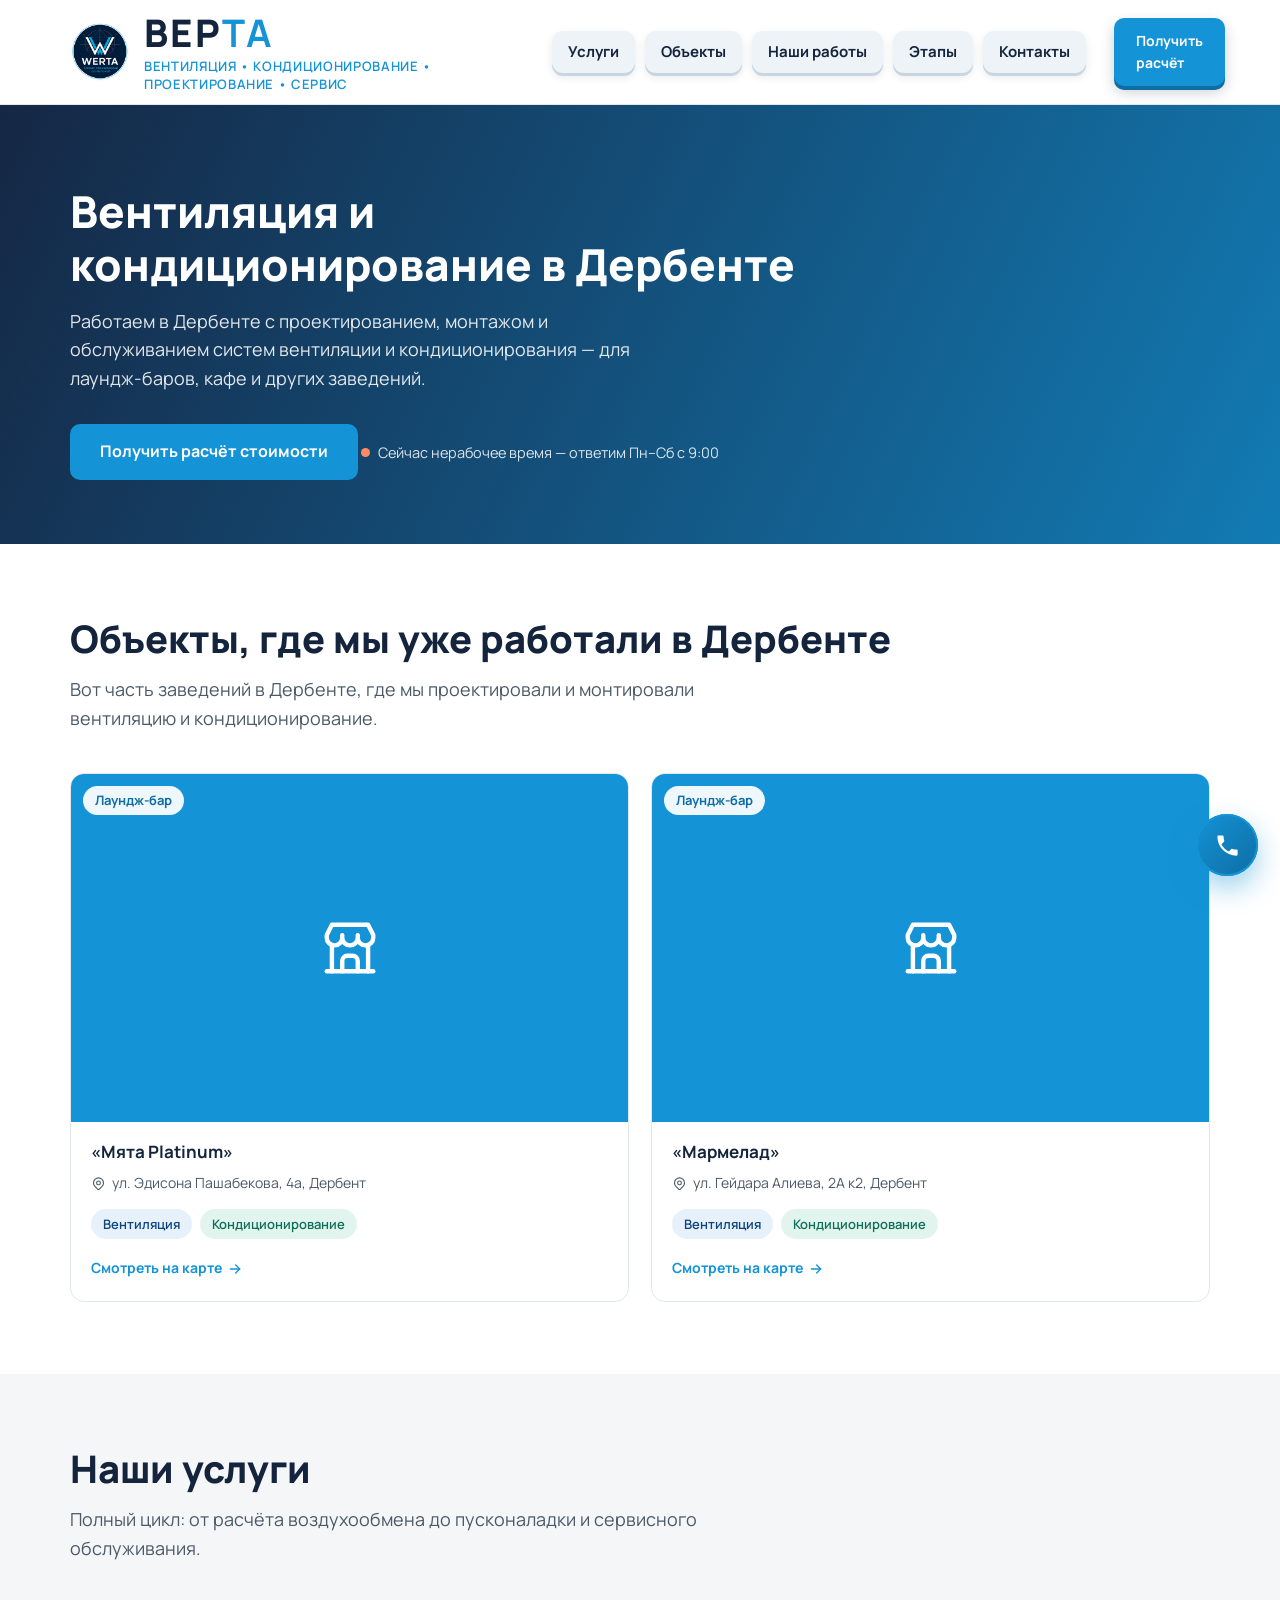
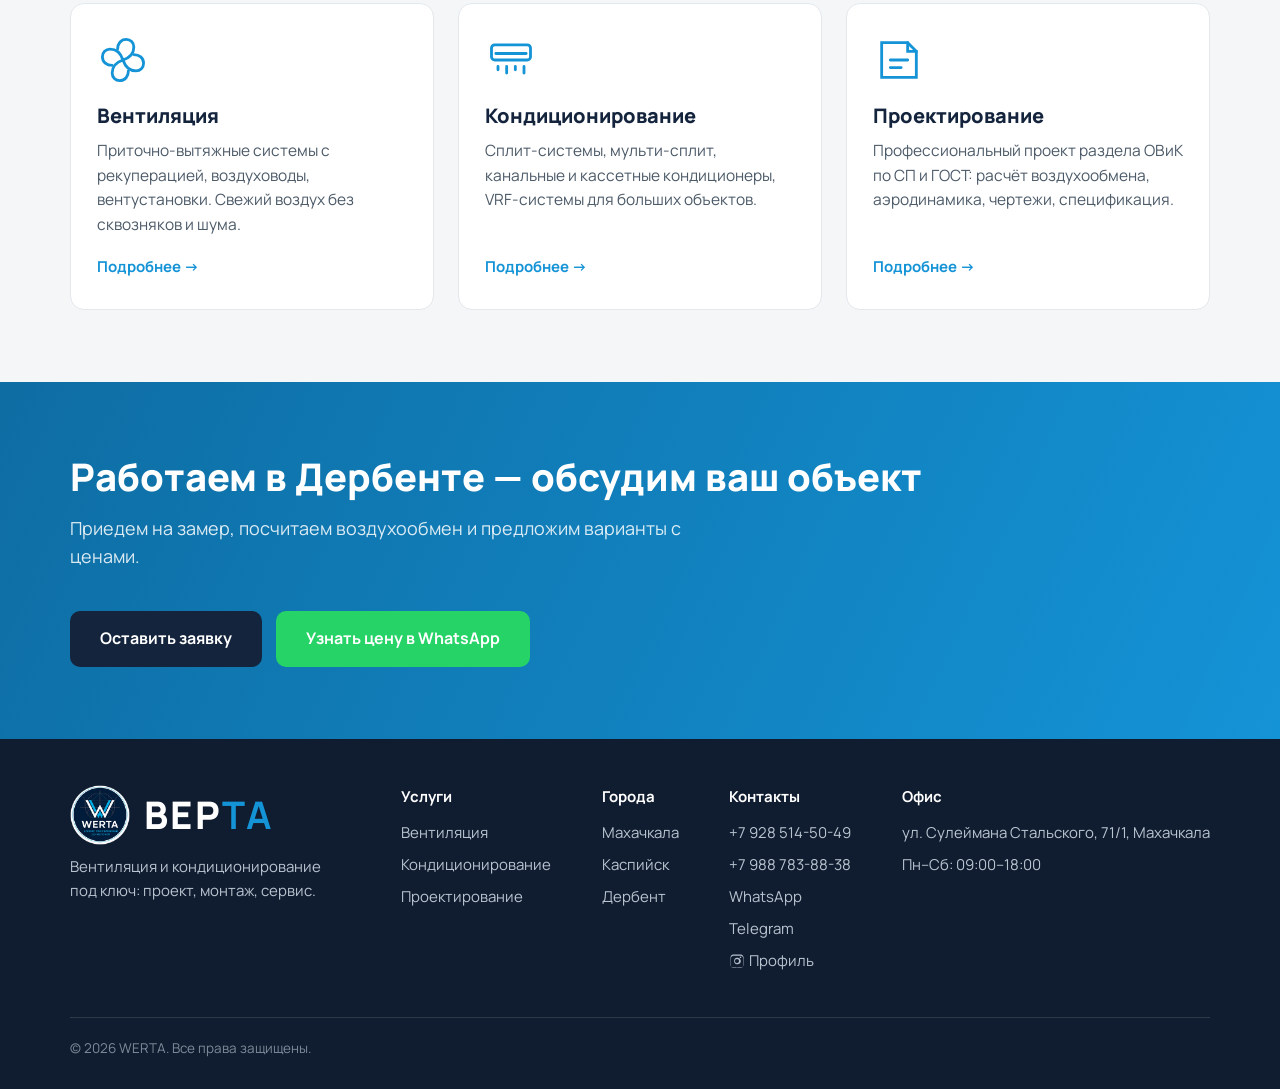
<file: derbent.html>
<!DOCTYPE html>
<html lang="ru">
<head>
<meta charset="UTF-8">
<!-- Yandex.Metrika counter -->
<script type="text/javascript">
   (function(m,e,t,r,i,k,a){m[i]=m[i]||function(){(m[i].a=m[i].a||[]).push(arguments)};
   m[i].l=1*new Date();
   for (var j = 0; j < document.scripts.length; j++) {if (document.scripts[j].src === r) { return; }}
   k=e.createElement(t),a=e.getElementsByTagName(t)[0],k.async=1,k.src=r,a.parentNode.insertBefore(k,a)})
   (window, document,"script","https://mc.yandex.ru/metrika/tag.js", "ym");

   ym(44147844, "init", {
        clickmap:true,
        trackLinks:true,
        accurateTrackBounce:true,
        webvisor:true
   });
</script>
<noscript><div><img src="https://mc.yandex.ru/watch/44147844" style="position:absolute; left:-9999px;" alt="" /></div></noscript>
<!-- /Yandex.Metrika counter -->
<meta name="viewport" content="width=device-width, initial-scale=1.0">
<title>Вентиляция и кондиционирование в Дербенте — WERTA</title>
<meta name="description" content="Вентиляция и кондиционирование в Дербенте: проектирование, монтаж, обслуживание. Реальные объекты в городе. Бесплатный замер. WERTA.">
<link rel="preconnect" href="https://fonts.googleapis.com">
<link rel="preconnect" href="https://fonts.gstatic.com" crossorigin>
<link href="https://fonts.googleapis.com/css2?family=Manrope:wght@400;600;700;800&display=swap" rel="stylesheet">
<link rel="stylesheet" href="css/style.css?v=20260714c">
<link rel="icon" type="image/svg+xml" href="favicon.svg">
<link rel="canonical" href="https://werta-klimat.ru/derbent.html">
<meta property="og:type" content="website">
<meta property="og:site_name" content="WERTA">
<meta property="og:title" content="Вентиляция и кондиционирование в Дербенте — WERTA">
<meta property="og:description" content="Вентиляция и кондиционирование в Дербенте: проектирование, монтаж, обслуживание. Реальные объекты в городе. Бесплатный замер. WERTA.">
<meta property="og:url" content="https://werta-klimat.ru/derbent.html">
<meta name="twitter:title" content="Вентиляция и кондиционирование в Дербенте — WERTA">
<meta name="twitter:description" content="Вентиляция и кондиционирование в Дербенте: проектирование, монтаж, обслуживание. Реальные объекты в городе. Бесплатный замер. WERTA.">
<meta property="og:image" content="https://werta-klimat.ru/img/og-image.jpg">
<meta property="og:image:width" content="1200">
<meta property="og:image:height" content="630">
<meta name="twitter:card" content="summary_large_image">
<script type="application/ld+json">
{
  "@context": "https://schema.org",
  "@type": "HVACBusiness",
  "name": "WERTA",
  "image": "https://werta-klimat.ru/img/og-image.jpg",
  "logo": "https://werta-klimat.ru/img/logo.png",
  "url": "https://werta-klimat.ru/",
  "telephone": "+7-928-514-50-49",
  "priceRange": "₽₽",
  "address": {
    "@type": "PostalAddress",
    "streetAddress": "ул. Сулеймана Стальского, 71/1",
    "addressLocality": "Махачкала",
    "postalCode": "367000",
    "addressRegion": "Республика Дагестан",
    "addressCountry": "RU"
  },
  "hasMap": "https://go.2gis.com/XQOJ6",
  "openingHoursSpecification": {
    "@type": "OpeningHoursSpecification",
    "dayOfWeek": [
      "Monday",
      "Tuesday",
      "Wednesday",
      "Thursday",
      "Friday",
      "Saturday"
    ],
    "opens": "09:00",
    "closes": "18:00"
  },
  "areaServed": [
    {
      "@type": "City",
      "name": "Махачкала"
    },
    {
      "@type": "City",
      "name": "Каспийск"
    },
    {
      "@type": "City",
      "name": "Дербент"
    }
  ],
  "sameAs": [
    "https://www.instagram.com/werta_official/"
  ]
}
</script>
</head>
<body>

<header class="header">
  <div class="container header__inner">
    <a class="logo" href="index.html"><img class="logo__mark" src="img/logo.png" alt="WERTA — логотип" width="42" height="42"><span class="logo__text">ВЕР<b>ТА</b><small class="logo__sub">Вентиляция • Кондиционирование • Проектирование • Сервис</small></span></a>
    <nav class="nav" id="nav">
      <a href="index.html#uslugi">Услуги</a>
      <a href="index.html#obekty">Объекты</a>
      <a href="index.html#raboty">Наши работы</a>
      <a href="index.html#etapy">Этапы</a>
      <a href="index.html#kontakty">Контакты</a>
    </nav>
    <div class="header__contact">
      <a class="btn btn--primary btn--header" href="index.html#kontakty">Получить расчёт</a>
      <button class="burger" id="burger" aria-label="Открыть меню"><span></span><span></span><span></span></button>
    </div>
  </div>
</header>

<section class="page-hero">
  <div class="container">
    <h1>Вентиляция и кондиционирование в Дербенте</h1>
    <p>Работаем в Дербенте с проектированием, монтажом и обслуживанием систем вентиляции и кондиционирования — для лаундж-баров, кафе и других заведений.</p>
    <a class="btn btn--primary" href="index.html#kontakty">Получить расчёт стоимости</a>
    <span class="status-badge" id="statusBadge"></span>
  </div>
</section>

<section class="section">
  <div class="container">
    <h2>Объекты, где мы уже работали в Дербенте</h2>
    <p class="section-sub">Вот часть заведений в Дербенте, где мы проектировали и монтировали вентиляцию и кондиционирование.</p>
    <div class="works">
      <div class="work">
        <div class="work__banner"><span class="work__cat">Лаундж-бар</span><svg class="work__glyph" viewBox="0 0 24 24" fill="none" stroke="currentColor" stroke-width="1.7" stroke-linecap="round" stroke-linejoin="round"><path d="M3 21h18"/><path d="M3 7v1a3 3 0 0 0 6 0V7m0 1a3 3 0 0 0 6 0V7m0 1a3 3 0 0 0 6 0V7l-2-4H5L3 7"/><path d="M5 21V10.85"/><path d="M19 21V10.85"/><path d="M9 21v-4a2 2 0 0 1 2-2h2a2 2 0 0 1 2 2v4"/></svg></div>
        <div class="work__body">
          <b>«Мята Platinum»</b>
          <div class="work__addr"><svg viewBox="0 0 24 24" fill="none" stroke="currentColor" stroke-width="1.8" stroke-linecap="round" stroke-linejoin="round"><path d="M9 11a3 3 0 1 0 6 0a3 3 0 0 0-6 0"/><path d="M17.657 16.657 13.414 20.9a2 2 0 0 1-2.827 0l-4.244-4.243a8 8 0 1 1 11.314 0z"/></svg><span>ул. Эдисона Пашабекова, 4а, Дербент</span></div>
          <div class="work__tags"><span class="tag tag--vent">Вентиляция</span><span class="tag tag--ac">Кондиционирование</span></div>
          <a class="work__map" href="https://go.2gis.com/IReLU" target="_blank" rel="noopener">Смотреть на карте <svg viewBox="0 0 24 24" fill="none" stroke="currentColor" stroke-width="2" stroke-linecap="round" stroke-linejoin="round"><path d="M5 12h14"/><path d="M13 18l6-6-6-6"/></svg></a>
        </div>
      </div>
      <div class="work">
        <div class="work__banner"><span class="work__cat">Лаундж-бар</span><svg class="work__glyph" viewBox="0 0 24 24" fill="none" stroke="currentColor" stroke-width="1.7" stroke-linecap="round" stroke-linejoin="round"><path d="M3 21h18"/><path d="M3 7v1a3 3 0 0 0 6 0V7m0 1a3 3 0 0 0 6 0V7m0 1a3 3 0 0 0 6 0V7l-2-4H5L3 7"/><path d="M5 21V10.85"/><path d="M19 21V10.85"/><path d="M9 21v-4a2 2 0 0 1 2-2h2a2 2 0 0 1 2 2v4"/></svg></div>
        <div class="work__body">
          <b>«Мармелад»</b>
          <div class="work__addr"><svg viewBox="0 0 24 24" fill="none" stroke="currentColor" stroke-width="1.8" stroke-linecap="round" stroke-linejoin="round"><path d="M9 11a3 3 0 1 0 6 0a3 3 0 0 0-6 0"/><path d="M17.657 16.657 13.414 20.9a2 2 0 0 1-2.827 0l-4.244-4.243a8 8 0 1 1 11.314 0z"/></svg><span>ул. Гейдара Алиева, 2А к2, Дербент</span></div>
          <div class="work__tags"><span class="tag tag--vent">Вентиляция</span><span class="tag tag--ac">Кондиционирование</span></div>
          <a class="work__map" href="https://yandex.ru/profile/133789875499" target="_blank" rel="noopener">Смотреть на карте <svg viewBox="0 0 24 24" fill="none" stroke="currentColor" stroke-width="2" stroke-linecap="round" stroke-linejoin="round"><path d="M5 12h14"/><path d="M13 18l6-6-6-6"/></svg></a>
        </div>
      </div>
    </div>
  </div>
</section>

<section class="section section--soft">
  <div class="container">
    <h2>Наши услуги</h2>
    <p class="section-sub">Полный цикл: от расчёта воздухообмена до пусконаладки и сервисного обслуживания.</p>
    <div class="grid grid--3">
      <a class="card" href="ventilyaciya.html">
        <svg class="card__icon" viewBox="0 0 48 48" fill="none" stroke="currentColor" stroke-width="2.6" stroke-linecap="round"><path d="M24 24c6-2 10-6 10-12 0-4-3-7-7-7-5 0-8 4-8 9"/><path d="M24 24c-6 2-10 6-10 12 0 4 3 7 7 7 5 0 8-4 8-9"/><path d="M24 24c2 6 6 10 12 10 4 0 7-3 7-7 0-5-4-8-9-8"/><path d="M24 24c-2-6-6-10-12-10-4 0-7 3-7 7 0 5 4 8 9 8"/></svg>
        <h3>Вентиляция</h3>
        <p>Приточно-вытяжные системы с рекуперацией, воздуховоды, вентустановки. Свежий воздух без сквозняков и шума.</p>
        <span class="card__more">Подробнее →</span>
      </a>
      <a class="card" href="kondicionirovanie.html">
        <svg class="card__icon" viewBox="0 0 48 48" fill="none" stroke="currentColor" stroke-width="2.6" stroke-linecap="round"><rect x="6" y="10" width="36" height="14" rx="3"/><path d="M12 30v3m8-3v6m8-6v3m8-3v6M10 18h28"/></svg>
        <h3>Кондиционирование</h3>
        <p>Сплит-системы, мульти-сплит, канальные и кассетные кондиционеры, VRF-системы для больших объектов.</p>
        <span class="card__more">Подробнее →</span>
      </a>
      <a class="card" href="proektirovanie.html">
        <svg class="card__icon" viewBox="0 0 48 48" fill="none" stroke="currentColor" stroke-width="2.6" stroke-linecap="round"><path d="M8 40V8h24l8 8v24H8z"/><path d="M32 8v8h8M16 24h16M16 31h10"/></svg>
        <h3>Проектирование</h3>
        <p>Профессиональный проект раздела ОВиК по СП и ГОСТ: расчёт воздухообмена, аэродинамика, чертежи, спецификация.</p>
        <span class="card__more">Подробнее →</span>
      </a>
    </div>
  </div>
</section>

<section class="section cta-band">
  <div class="container">
    <h2>Работаем в Дербенте — обсудим ваш объект</h2>
    <p class="section-sub">Приедем на замер, посчитаем воздухообмен и предложим варианты с ценами.</p>
    <div class="cta-actions">
      <a class="btn" style="background:var(--ink);color:#fff;" href="index.html#kontakty">Оставить заявку</a>
      <a class="btn btn--wa" href="https://wa.me/79285145049?text=%D0%97%D0%B4%D1%80%D0%B0%D0%B2%D1%81%D1%82%D0%B2%D1%83%D0%B9%D1%82%D0%B5%21%20%D0%98%D0%BD%D1%82%D0%B5%D1%80%D0%B5%D1%81%D1%83%D0%B5%D1%82%20%D0%B2%D0%B5%D0%BD%D1%82%D0%B8%D0%BB%D1%8F%D1%86%D0%B8%D1%8F.%20%D0%A5%D0%BE%D1%87%D1%83%20%D1%83%D0%B7%D0%BD%D0%B0%D1%82%D1%8C%20%D1%81%D1%82%D0%BE%D0%B8%D0%BC%D0%BE%D1%81%D1%82%D1%8C." target="_blank" rel="noopener">Узнать цену в WhatsApp</a>
    </div>
  </div>
</section>

<footer class="footer">
  <div class="container">
    <div class="footer__grid">
      <div class="footer__col">
        <a class="logo" href="index.html"><img class="logo__mark" src="img/logo.png" alt="WERTA — логотип" width="42" height="42"><span class="logo__text">ВЕР<b>ТА</b></span></a>
        <p style="margin-top:10px; max-width:280px;">Вентиляция и кондиционирование под ключ: проект, монтаж, сервис.</p>
      </div>
      <div class="footer__col">
        <b>Услуги</b>
        <ul>
          <li><a href="ventilyaciya.html">Вентиляция</a></li>
          <li><a href="kondicionirovanie.html">Кондиционирование</a></li>
          <li><a href="proektirovanie.html">Проектирование</a></li>
        </ul>
      </div>
      <div class="footer__col">
        <b>Города</b>
        <ul>
          <li><a href="index.html">Махачкала</a></li>
          <li><a href="kaspiysk.html">Каспийск</a></li>
          <li><a href="derbent.html">Дербент</a></li>
        </ul>
      </div>
      <div class="footer__col">
        <b>Контакты</b>
        <ul>
          <li><a href="tel:+79285145049">+7 928 514-50-49</a></li>
          <li><a href="tel:+79887838838">+7 988 783-88-38</a></li>
          <li><a href="https://wa.me/79285145049">WhatsApp</a></li>
          <li><a href="https://t.me/+79285145049" target="_blank" rel="noopener">Telegram</a></li>
          <li><a href="https://www.instagram.com/werta_official/" target="_blank" rel="noopener" aria-label="Наш профиль"><svg viewBox="0 0 24 24" fill="currentColor" width="16" height="16" style="vertical-align:-3px; margin-right:4px;" aria-hidden="true"><path d="M12 2.2c3.2 0 3.6 0 4.8.1 1.2.1 1.9.2 2.3.4.6.2 1 .5 1.4.9.4.4.7.8.9 1.4.2.4.4 1.1.4 2.3.1 1.2.1 1.6.1 4.8s0 3.6-.1 4.8c-.1 1.2-.2 1.9-.4 2.3-.2.6-.5 1-.9 1.4-.4.4-.8.7-1.4.9-.4.2-1.1.4-2.3.4-1.2.1-1.6.1-4.8.1s-3.6 0-4.8-.1c-1.2-.1-1.9-.2-2.3-.4-.6-.2-1-.5-1.4-.9-.4-.4-.7-.8-.9-1.4-.2-.4-.4-1.1-.4-2.3C2.2 15.6 2.2 15.2 2.2 12s0-3.6.1-4.8c.1-1.2.2-1.9.4-2.3.2-.6.5-1 .9-1.4.4-.4.8-.7 1.4-.9.4-.2 1.1-.4 2.3-.4C8.4 2.2 8.8 2.2 12 2.2zm0 1.8c-3.1 0-3.5 0-4.7.1-1.1.1-1.7.2-2.1.4-.5.2-.9.4-1.2.8-.4.4-.6.7-.8 1.2-.2.4-.3 1-.4 2.1-.1 1.2-.1 1.6-.1 4.7s0 3.5.1 4.7c.1 1.1.2 1.7.4 2.1.2.5.4.9.8 1.2.4.4.7.6 1.2.8.4.2 1 .3 2.1.4 1.2.1 1.6.1 4.7.1s3.5 0 4.7-.1c1.1-.1 1.7-.2 2.1-.4.5-.2.9-.4 1.2-.8.4-.4.6-.7.8-1.2.2-.4.3-1 .4-2.1.1-1.2.1-1.6.1-4.7s0-3.5-.1-4.7c-.1-1.1-.2-1.7-.4-2.1-.2-.5-.4-.9-.8-1.2-.4-.4-.7-.6-1.2-.8-.4-.2-1-.3-2.1-.4-1.2-.1-1.6-.1-4.7-.1zm0 3.1a5 5 0 110 9.9 5 5 0 010-9.9zm0 1.8a3.1 3.1 0 100 6.3 3.1 3.1 0 000-6.3zm6.4-2.9a1.2 1.2 0 11-2.3 0 1.2 1.2 0 012.3 0z"/></svg>Профиль</a></li>
        </ul>
      </div>
      <div class="footer__col">
        <b>Офис</b>
        <ul>
          <li><a href="https://go.2gis.com/XQOJ6" target="_blank" rel="noopener">ул. Сулеймана Стальского, 71/1, Махачкала</a></li>
          <li>Пн–Сб: 09:00–18:00</li>
        </ul>
      </div>
    </div>
    <div class="footer__bottom">© 2026 WERTA. Все права защищены.</div>
  </div>
</footer>

<div class="mobile-cta">
  <a class="mobile-cta__whatsapp" href="https://wa.me/79285145049?text=%D0%97%D0%B4%D1%80%D0%B0%D0%B2%D1%81%D1%82%D0%B2%D1%83%D0%B9%D1%82%D0%B5%21%20%D0%98%D0%BD%D1%82%D0%B5%D1%80%D0%B5%D1%81%D1%83%D0%B5%D1%82%20%D0%B2%D0%B5%D0%BD%D1%82%D0%B8%D0%BB%D1%8F%D1%86%D0%B8%D1%8F.%20%D0%A5%D0%BE%D1%87%D1%83%20%D1%83%D0%B7%D0%BD%D0%B0%D1%82%D1%8C%20%D1%81%D1%82%D0%BE%D0%B8%D0%BC%D0%BE%D1%81%D1%82%D1%8C." target="_blank" rel="noopener"><svg viewBox="0 0 24 24" fill="currentColor"><path d="M12 2a10 10 0 00-8.6 15.1L2 22l5-1.3A10 10 0 1012 2zm0 18.2c-1.6 0-3-.4-4.3-1.2l-.3-.2-3 .8.8-2.9-.2-.3A8.2 8.2 0 1112 20.2zm4.6-6.1c-.3-.1-1.5-.7-1.7-.8-.2-.1-.4-.1-.6.1l-.8 1c-.1.2-.3.2-.5.1a6.7 6.7 0 01-3.3-2.9c-.3-.4 0-.5.1-.7l.5-.6c.1-.2.1-.3 0-.5l-.8-1.9c-.2-.5-.4-.4-.6-.4h-.5c-.2 0-.5.1-.7.3-.9.9-1.2 2.1-.4 3.6 1.2 2.2 3 3.9 5.3 4.9 1.9.8 2.8.6 3.6.4.6-.2 1.4-.7 1.6-1.3.2-.6.2-1.1.1-1.2l-.3-.1z"/></svg>Написать в WhatsApp</a>
  <a class="mobile-cta__call" href="tel:+79285145049" aria-label="Позвонить"><svg viewBox="0 0 24 24" fill="currentColor"><path d="M6.6 10.8c1.4 2.8 3.8 5.1 6.6 6.6l2.2-2.2c.3-.3.7-.4 1-.2 1.1.4 2.3.6 3.6.6.6 0 1 .4 1 1V20c0 .6-.4 1-1 1C10.6 21 3 13.4 3 4c0-.6.4-1 1-1h3.5c.6 0 1 .4 1 1 0 1.2.2 2.4.6 3.6.1.3 0 .7-.2 1l-2.3 2.2z"/></svg></a>
</div>
<!-- Плавающий виджет «Обратный звонок» -->
<div class="cb" id="cbWidget">
  <div class="cb__bubble" id="cbBubble" hidden>
    <button class="cb__bubble-close" id="cbBubbleClose" aria-label="Скрыть">&times;</button>
    Перезвоним за 30 секунд и бесплатно проконсультируем
  </div>
  <div class="cb__panel" id="cbPanel" hidden>
    <button class="cb__close" id="cbClose" aria-label="Закрыть">&times;</button>
    <div class="cb__title">Обратный звонок</div>
    <div class="cb__lead">Перезвоним за 30 секунд в рабочее время — бесплатная консультация и расчёт стоимости.</div>
    <form class="cb__form" id="cbForm" novalidate>
      <input class="cb__input" id="cbPhone" type="tel" name="phone" inputmode="tel" autocomplete="tel" placeholder="+7 (___) ___-__-__" required>
      <button class="cb__submit" type="submit">Жду звонка</button>
      <div class="cb__consent">Нажимая кнопку, вы соглашаетесь на обработку персональных данных.</div>
    </form>
    <div class="cb__done" id="cbDone" hidden>
      <div class="cb__done-icon">&#10003;</div>
      <div class="cb__done-title">Заявка принята!</div>
      <div class="cb__done-text">Перезвоним вам в рабочее время. Не хотите ждать?</div>
      <a class="cb__done-wa" href="https://wa.me/79285145049?text=%D0%97%D0%B4%D1%80%D0%B0%D0%B2%D1%81%D1%82%D0%B2%D1%83%D0%B9%D1%82%D0%B5%21%20%D0%A5%D0%BE%D1%87%D1%83%20%D0%BF%D0%BE%D0%BB%D1%83%D1%87%D0%B8%D1%82%D1%8C%20%D1%80%D0%B0%D1%81%D1%87%D1%91%D1%82%20%D1%81%D1%82%D0%BE%D0%B8%D0%BC%D0%BE%D1%81%D1%82%D0%B8." target="_blank" rel="noopener">Написать в WhatsApp</a>
    </div>
    <div class="cb__or"><span>или свяжитесь сами</span></div>
    <div class="cb__links">
      <a class="cb__chip cb__chip--wa" href="https://wa.me/79285145049?text=%D0%97%D0%B4%D1%80%D0%B0%D0%B2%D1%81%D1%82%D0%B2%D1%83%D0%B9%D1%82%D0%B5%21%20%D0%A5%D0%BE%D1%87%D1%83%20%D0%BF%D0%BE%D0%BB%D1%83%D1%87%D0%B8%D1%82%D1%8C%20%D1%80%D0%B0%D1%81%D1%87%D1%91%D1%82%20%D1%81%D1%82%D0%BE%D0%B8%D0%BC%D0%BE%D1%81%D1%82%D0%B8." target="_blank" rel="noopener">WhatsApp</a>
      <a class="cb__chip cb__chip--tg" href="https://t.me/+79285145049" target="_blank" rel="noopener">Telegram</a>
      <a class="cb__chip cb__chip--call" href="tel:+79285145049">Звонок</a>
    </div>
  </div>
  <button class="cb__fab" id="cbFab" type="button" aria-label="Заказать обратный звонок" aria-expanded="false">
    <svg class="cb__ic cb__ic--phone" viewBox="0 0 24 24" fill="currentColor"><path d="M6.6 10.8c1.4 2.8 3.8 5.1 6.6 6.6l2.2-2.2c.3-.3.7-.4 1-.2 1.1.4 2.3.6 3.6.6.6 0 1 .4 1 1V20c0 .6-.4 1-1 1C10.6 21 3 13.4 3 4c0-.6.4-1 1-1h3.5c.6 0 1 .4 1 1 0 1.2.2 2.4.6 3.6.1.3 0 .7-.2 1l-2.3 2.2z"/></svg>
    <svg class="cb__ic cb__ic--close" viewBox="0 0 24 24" fill="none" stroke="currentColor" stroke-width="2.4" stroke-linecap="round"><path d="M6 6l12 12M18 6L6 18"/></svg>
  </button>
</div>

<script src="js/main.js?v=20260714c"></script>
</body>
</html>
</file>
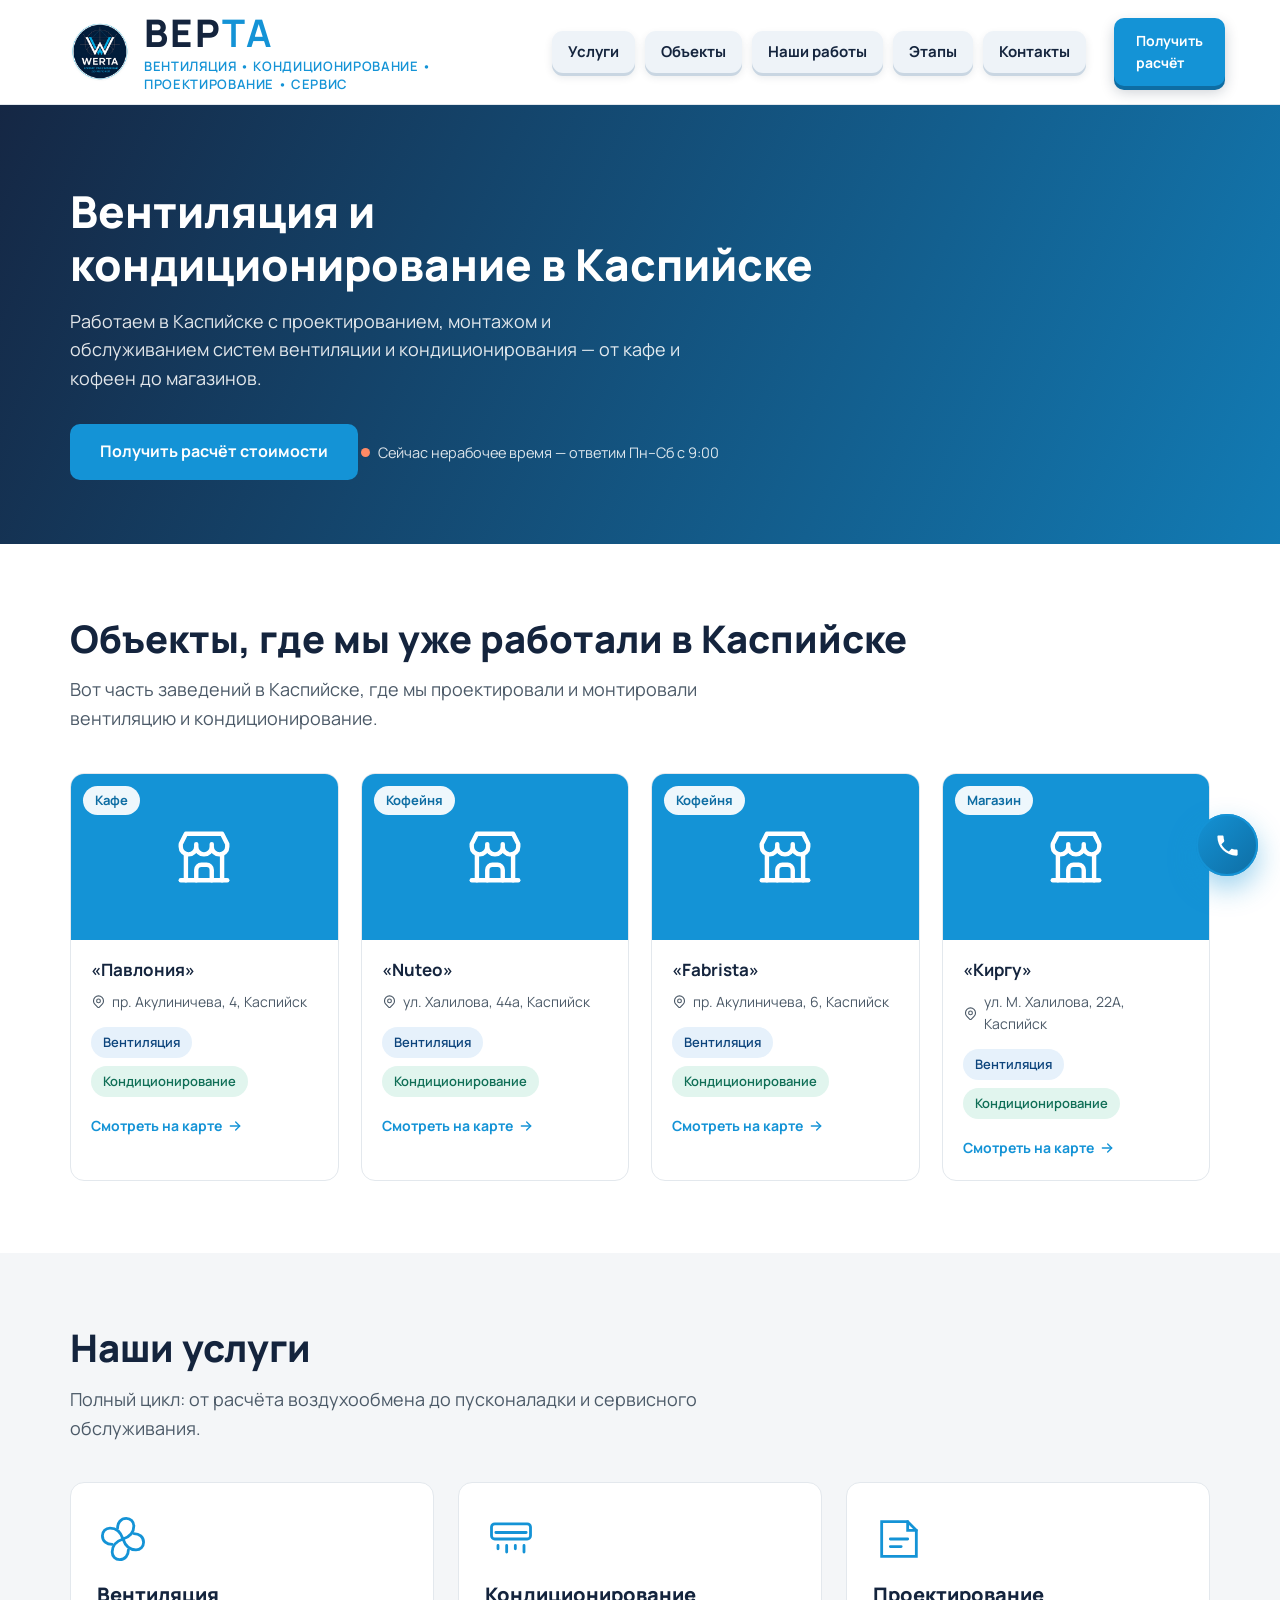
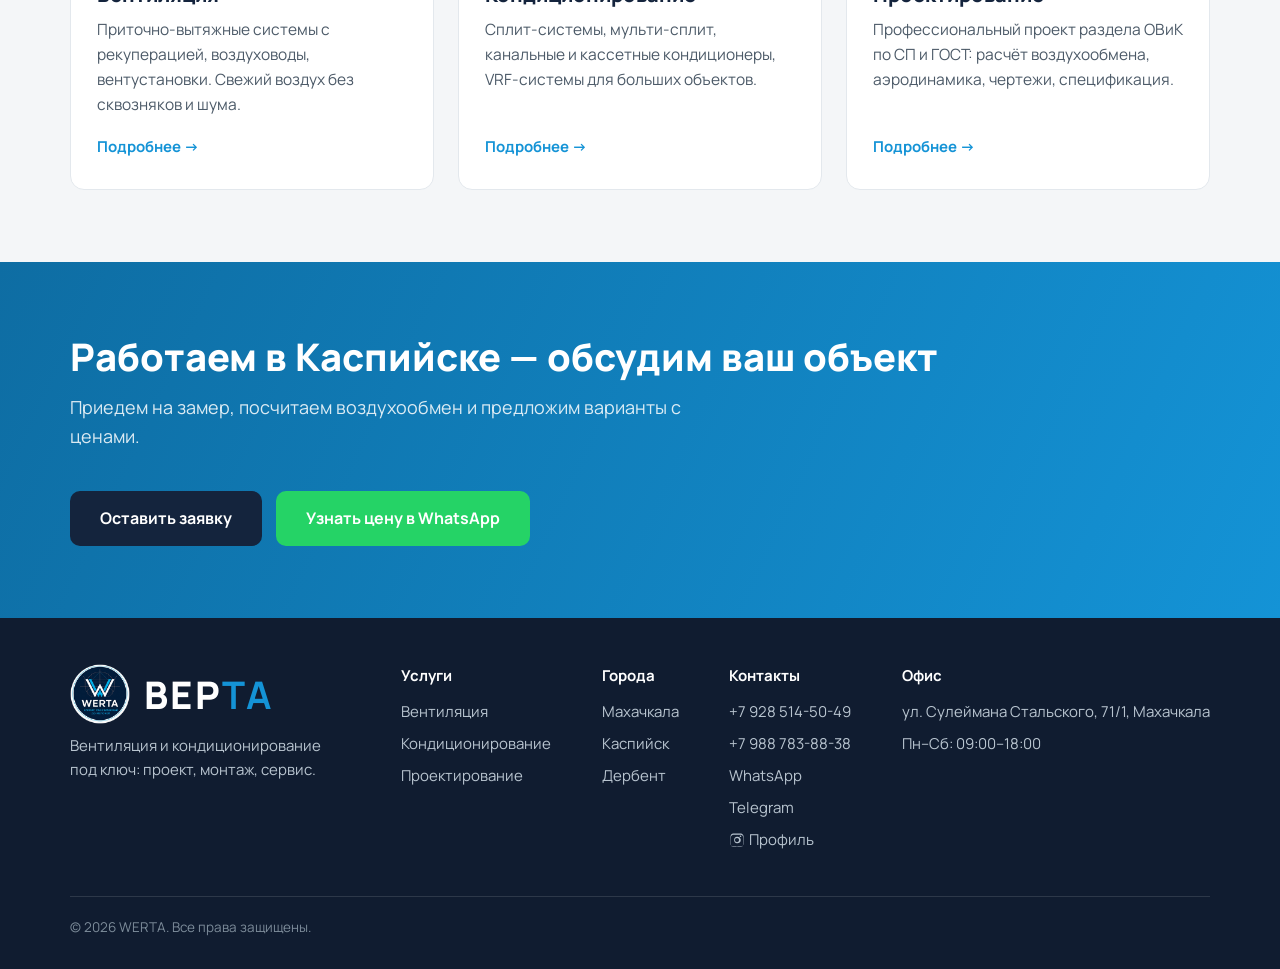
<file: kaspiysk.html>
<!DOCTYPE html>
<html lang="ru">
<head>
<meta charset="UTF-8">
<!-- Yandex.Metrika counter -->
<script type="text/javascript">
   (function(m,e,t,r,i,k,a){m[i]=m[i]||function(){(m[i].a=m[i].a||[]).push(arguments)};
   m[i].l=1*new Date();
   for (var j = 0; j < document.scripts.length; j++) {if (document.scripts[j].src === r) { return; }}
   k=e.createElement(t),a=e.getElementsByTagName(t)[0],k.async=1,k.src=r,a.parentNode.insertBefore(k,a)})
   (window, document,"script","https://mc.yandex.ru/metrika/tag.js", "ym");

   ym(44147844, "init", {
        clickmap:true,
        trackLinks:true,
        accurateTrackBounce:true,
        webvisor:true
   });
</script>
<noscript><div><img src="https://mc.yandex.ru/watch/44147844" style="position:absolute; left:-9999px;" alt="" /></div></noscript>
<!-- /Yandex.Metrika counter -->
<meta name="viewport" content="width=device-width, initial-scale=1.0">
<title>Вентиляция и кондиционирование в Каспийске — WERTA</title>
<meta name="description" content="Вентиляция и кондиционирование в Каспийске: проектирование, монтаж, обслуживание. Реальные объекты — кафе, кофейни, магазины. Бесплатный замер. WERTA.">
<link rel="preconnect" href="https://fonts.googleapis.com">
<link rel="preconnect" href="https://fonts.gstatic.com" crossorigin>
<link href="https://fonts.googleapis.com/css2?family=Manrope:wght@400;600;700;800&display=swap" rel="stylesheet">
<link rel="stylesheet" href="css/style.css?v=20260714c">
<link rel="icon" type="image/svg+xml" href="favicon.svg">
<link rel="canonical" href="https://werta-klimat.ru/kaspiysk.html">
<meta property="og:type" content="website">
<meta property="og:site_name" content="WERTA">
<meta property="og:title" content="Вентиляция и кондиционирование в Каспийске — WERTA">
<meta property="og:description" content="Вентиляция и кондиционирование в Каспийске: проектирование, монтаж, обслуживание. Реальные объекты — кафе, кофейни, магазины. Бесплатный замер. WERTA.">
<meta property="og:url" content="https://werta-klimat.ru/kaspiysk.html">
<meta name="twitter:title" content="Вентиляция и кондиционирование в Каспийске — WERTA">
<meta name="twitter:description" content="Вентиляция и кондиционирование в Каспийске: проектирование, монтаж, обслуживание. Реальные объекты — кафе, кофейни, магазины. Бесплатный замер. WERTA.">
<meta property="og:image" content="https://werta-klimat.ru/img/og-image.jpg">
<meta property="og:image:width" content="1200">
<meta property="og:image:height" content="630">
<meta name="twitter:card" content="summary_large_image">
<script type="application/ld+json">
{
  "@context": "https://schema.org",
  "@type": "HVACBusiness",
  "name": "WERTA",
  "image": "https://werta-klimat.ru/img/og-image.jpg",
  "logo": "https://werta-klimat.ru/img/logo.png",
  "url": "https://werta-klimat.ru/",
  "telephone": "+7-928-514-50-49",
  "priceRange": "₽₽",
  "address": {
    "@type": "PostalAddress",
    "streetAddress": "ул. Сулеймана Стальского, 71/1",
    "addressLocality": "Махачкала",
    "postalCode": "367000",
    "addressRegion": "Республика Дагестан",
    "addressCountry": "RU"
  },
  "hasMap": "https://go.2gis.com/XQOJ6",
  "openingHoursSpecification": {
    "@type": "OpeningHoursSpecification",
    "dayOfWeek": [
      "Monday",
      "Tuesday",
      "Wednesday",
      "Thursday",
      "Friday",
      "Saturday"
    ],
    "opens": "09:00",
    "closes": "18:00"
  },
  "areaServed": [
    {
      "@type": "City",
      "name": "Махачкала"
    },
    {
      "@type": "City",
      "name": "Каспийск"
    },
    {
      "@type": "City",
      "name": "Дербент"
    }
  ],
  "sameAs": [
    "https://www.instagram.com/werta_official/"
  ]
}
</script>
</head>
<body>

<header class="header">
  <div class="container header__inner">
    <a class="logo" href="index.html"><img class="logo__mark" src="img/logo.png" alt="WERTA — логотип" width="42" height="42"><span class="logo__text">ВЕР<b>ТА</b><small class="logo__sub">Вентиляция • Кондиционирование • Проектирование • Сервис</small></span></a>
    <nav class="nav" id="nav">
      <a href="index.html#uslugi">Услуги</a>
      <a href="index.html#obekty">Объекты</a>
      <a href="index.html#raboty">Наши работы</a>
      <a href="index.html#etapy">Этапы</a>
      <a href="index.html#kontakty">Контакты</a>
    </nav>
    <div class="header__contact">
      <a class="btn btn--primary btn--header" href="index.html#kontakty">Получить расчёт</a>
      <button class="burger" id="burger" aria-label="Открыть меню"><span></span><span></span><span></span></button>
    </div>
  </div>
</header>

<section class="page-hero">
  <div class="container">
    <h1>Вентиляция и кондиционирование в Каспийске</h1>
    <p>Работаем в Каспийске с проектированием, монтажом и обслуживанием систем вентиляции и кондиционирования — от кафе и кофеен до магазинов.</p>
    <a class="btn btn--primary" href="index.html#kontakty">Получить расчёт стоимости</a>
    <span class="status-badge" id="statusBadge"></span>
  </div>
</section>

<section class="section">
  <div class="container">
    <h2>Объекты, где мы уже работали в Каспийске</h2>
    <p class="section-sub">Вот часть заведений в Каспийске, где мы проектировали и монтировали вентиляцию и кондиционирование.</p>
    <div class="works">
      <div class="work">
        <div class="work__banner"><span class="work__cat">Кафе</span><svg class="work__glyph" viewBox="0 0 24 24" fill="none" stroke="currentColor" stroke-width="1.7" stroke-linecap="round" stroke-linejoin="round"><path d="M3 21h18"/><path d="M3 7v1a3 3 0 0 0 6 0V7m0 1a3 3 0 0 0 6 0V7m0 1a3 3 0 0 0 6 0V7l-2-4H5L3 7"/><path d="M5 21V10.85"/><path d="M19 21V10.85"/><path d="M9 21v-4a2 2 0 0 1 2-2h2a2 2 0 0 1 2 2v4"/></svg></div>
        <div class="work__body">
          <b>«Павлония»</b>
          <div class="work__addr"><svg viewBox="0 0 24 24" fill="none" stroke="currentColor" stroke-width="1.8" stroke-linecap="round" stroke-linejoin="round"><path d="M9 11a3 3 0 1 0 6 0a3 3 0 0 0-6 0"/><path d="M17.657 16.657 13.414 20.9a2 2 0 0 1-2.827 0l-4.244-4.243a8 8 0 1 1 11.314 0z"/></svg><span>пр. Акулиничева, 4, Каспийск</span></div>
          <div class="work__tags"><span class="tag tag--vent">Вентиляция</span><span class="tag tag--ac">Кондиционирование</span></div>
          <a class="work__map" href="https://go.2gis.com/MRP8w" target="_blank" rel="noopener">Смотреть на карте <svg viewBox="0 0 24 24" fill="none" stroke="currentColor" stroke-width="2" stroke-linecap="round" stroke-linejoin="round"><path d="M5 12h14"/><path d="M13 18l6-6-6-6"/></svg></a>
        </div>
      </div>
      <div class="work">
        <div class="work__banner"><span class="work__cat">Кофейня</span><svg class="work__glyph" viewBox="0 0 24 24" fill="none" stroke="currentColor" stroke-width="1.7" stroke-linecap="round" stroke-linejoin="round"><path d="M3 21h18"/><path d="M3 7v1a3 3 0 0 0 6 0V7m0 1a3 3 0 0 0 6 0V7m0 1a3 3 0 0 0 6 0V7l-2-4H5L3 7"/><path d="M5 21V10.85"/><path d="M19 21V10.85"/><path d="M9 21v-4a2 2 0 0 1 2-2h2a2 2 0 0 1 2 2v4"/></svg></div>
        <div class="work__body">
          <b>«Nuteo»</b>
          <div class="work__addr"><svg viewBox="0 0 24 24" fill="none" stroke="currentColor" stroke-width="1.8" stroke-linecap="round" stroke-linejoin="round"><path d="M9 11a3 3 0 1 0 6 0a3 3 0 0 0-6 0"/><path d="M17.657 16.657 13.414 20.9a2 2 0 0 1-2.827 0l-4.244-4.243a8 8 0 1 1 11.314 0z"/></svg><span>ул. Халилова, 44а, Каспийск</span></div>
          <div class="work__tags"><span class="tag tag--vent">Вентиляция</span><span class="tag tag--ac">Кондиционирование</span></div>
          <a class="work__map" href="https://go.2gis.com/3KNxL" target="_blank" rel="noopener">Смотреть на карте <svg viewBox="0 0 24 24" fill="none" stroke="currentColor" stroke-width="2" stroke-linecap="round" stroke-linejoin="round"><path d="M5 12h14"/><path d="M13 18l6-6-6-6"/></svg></a>
        </div>
      </div>
      <div class="work">
        <div class="work__banner"><span class="work__cat">Кофейня</span><svg class="work__glyph" viewBox="0 0 24 24" fill="none" stroke="currentColor" stroke-width="1.7" stroke-linecap="round" stroke-linejoin="round"><path d="M3 21h18"/><path d="M3 7v1a3 3 0 0 0 6 0V7m0 1a3 3 0 0 0 6 0V7m0 1a3 3 0 0 0 6 0V7l-2-4H5L3 7"/><path d="M5 21V10.85"/><path d="M19 21V10.85"/><path d="M9 21v-4a2 2 0 0 1 2-2h2a2 2 0 0 1 2 2v4"/></svg></div>
        <div class="work__body">
          <b>«Fabrista»</b>
          <div class="work__addr"><svg viewBox="0 0 24 24" fill="none" stroke="currentColor" stroke-width="1.8" stroke-linecap="round" stroke-linejoin="round"><path d="M9 11a3 3 0 1 0 6 0a3 3 0 0 0-6 0"/><path d="M17.657 16.657 13.414 20.9a2 2 0 0 1-2.827 0l-4.244-4.243a8 8 0 1 1 11.314 0z"/></svg><span>пр. Акулиничева, 6, Каспийск</span></div>
          <div class="work__tags"><span class="tag tag--vent">Вентиляция</span><span class="tag tag--ac">Кондиционирование</span></div>
          <a class="work__map" href="https://go.2gis.com/6saW3" target="_blank" rel="noopener">Смотреть на карте <svg viewBox="0 0 24 24" fill="none" stroke="currentColor" stroke-width="2" stroke-linecap="round" stroke-linejoin="round"><path d="M5 12h14"/><path d="M13 18l6-6-6-6"/></svg></a>
        </div>
      </div>
      <div class="work">
        <div class="work__banner"><span class="work__cat">Магазин</span><svg class="work__glyph" viewBox="0 0 24 24" fill="none" stroke="currentColor" stroke-width="1.7" stroke-linecap="round" stroke-linejoin="round"><path d="M3 21h18"/><path d="M3 7v1a3 3 0 0 0 6 0V7m0 1a3 3 0 0 0 6 0V7m0 1a3 3 0 0 0 6 0V7l-2-4H5L3 7"/><path d="M5 21V10.85"/><path d="M19 21V10.85"/><path d="M9 21v-4a2 2 0 0 1 2-2h2a2 2 0 0 1 2 2v4"/></svg></div>
        <div class="work__body">
          <b>«Киргу»</b>
          <div class="work__addr"><svg viewBox="0 0 24 24" fill="none" stroke="currentColor" stroke-width="1.8" stroke-linecap="round" stroke-linejoin="round"><path d="M9 11a3 3 0 1 0 6 0a3 3 0 0 0-6 0"/><path d="M17.657 16.657 13.414 20.9a2 2 0 0 1-2.827 0l-4.244-4.243a8 8 0 1 1 11.314 0z"/></svg><span>ул. М. Халилова, 22А, Каспийск</span></div>
          <div class="work__tags"><span class="tag tag--vent">Вентиляция</span><span class="tag tag--ac">Кондиционирование</span></div>
          <a class="work__map" href="https://yandex.ru/profile/215832412556" target="_blank" rel="noopener">Смотреть на карте <svg viewBox="0 0 24 24" fill="none" stroke="currentColor" stroke-width="2" stroke-linecap="round" stroke-linejoin="round"><path d="M5 12h14"/><path d="M13 18l6-6-6-6"/></svg></a>
        </div>
      </div>
    </div>
  </div>
</section>

<section class="section section--soft">
  <div class="container">
    <h2>Наши услуги</h2>
    <p class="section-sub">Полный цикл: от расчёта воздухообмена до пусконаладки и сервисного обслуживания.</p>
    <div class="grid grid--3">
      <a class="card" href="ventilyaciya.html">
        <svg class="card__icon" viewBox="0 0 48 48" fill="none" stroke="currentColor" stroke-width="2.6" stroke-linecap="round"><path d="M24 24c6-2 10-6 10-12 0-4-3-7-7-7-5 0-8 4-8 9"/><path d="M24 24c-6 2-10 6-10 12 0 4 3 7 7 7 5 0 8-4 8-9"/><path d="M24 24c2 6 6 10 12 10 4 0 7-3 7-7 0-5-4-8-9-8"/><path d="M24 24c-2-6-6-10-12-10-4 0-7 3-7 7 0 5 4 8 9 8"/></svg>
        <h3>Вентиляция</h3>
        <p>Приточно-вытяжные системы с рекуперацией, воздуховоды, вентустановки. Свежий воздух без сквозняков и шума.</p>
        <span class="card__more">Подробнее →</span>
      </a>
      <a class="card" href="kondicionirovanie.html">
        <svg class="card__icon" viewBox="0 0 48 48" fill="none" stroke="currentColor" stroke-width="2.6" stroke-linecap="round"><rect x="6" y="10" width="36" height="14" rx="3"/><path d="M12 30v3m8-3v6m8-6v3m8-3v6M10 18h28"/></svg>
        <h3>Кондиционирование</h3>
        <p>Сплит-системы, мульти-сплит, канальные и кассетные кондиционеры, VRF-системы для больших объектов.</p>
        <span class="card__more">Подробнее →</span>
      </a>
      <a class="card" href="proektirovanie.html">
        <svg class="card__icon" viewBox="0 0 48 48" fill="none" stroke="currentColor" stroke-width="2.6" stroke-linecap="round"><path d="M8 40V8h24l8 8v24H8z"/><path d="M32 8v8h8M16 24h16M16 31h10"/></svg>
        <h3>Проектирование</h3>
        <p>Профессиональный проект раздела ОВиК по СП и ГОСТ: расчёт воздухообмена, аэродинамика, чертежи, спецификация.</p>
        <span class="card__more">Подробнее →</span>
      </a>
    </div>
  </div>
</section>

<section class="section cta-band">
  <div class="container">
    <h2>Работаем в Каспийске — обсудим ваш объект</h2>
    <p class="section-sub">Приедем на замер, посчитаем воздухообмен и предложим варианты с ценами.</p>
    <div class="cta-actions">
      <a class="btn" style="background:var(--ink);color:#fff;" href="index.html#kontakty">Оставить заявку</a>
      <a class="btn btn--wa" href="https://wa.me/79285145049?text=%D0%97%D0%B4%D1%80%D0%B0%D0%B2%D1%81%D1%82%D0%B2%D1%83%D0%B9%D1%82%D0%B5%21%20%D0%98%D0%BD%D1%82%D0%B5%D1%80%D0%B5%D1%81%D1%83%D0%B5%D1%82%20%D0%B2%D0%B5%D0%BD%D1%82%D0%B8%D0%BB%D1%8F%D1%86%D0%B8%D1%8F.%20%D0%A5%D0%BE%D1%87%D1%83%20%D1%83%D0%B7%D0%BD%D0%B0%D1%82%D1%8C%20%D1%81%D1%82%D0%BE%D0%B8%D0%BC%D0%BE%D1%81%D1%82%D1%8C." target="_blank" rel="noopener">Узнать цену в WhatsApp</a>
    </div>
  </div>
</section>

<footer class="footer">
  <div class="container">
    <div class="footer__grid">
      <div class="footer__col">
        <a class="logo" href="index.html"><img class="logo__mark" src="img/logo.png" alt="WERTA — логотип" width="42" height="42"><span class="logo__text">ВЕР<b>ТА</b></span></a>
        <p style="margin-top:10px; max-width:280px;">Вентиляция и кондиционирование под ключ: проект, монтаж, сервис.</p>
      </div>
      <div class="footer__col">
        <b>Услуги</b>
        <ul>
          <li><a href="ventilyaciya.html">Вентиляция</a></li>
          <li><a href="kondicionirovanie.html">Кондиционирование</a></li>
          <li><a href="proektirovanie.html">Проектирование</a></li>
        </ul>
      </div>
      <div class="footer__col">
        <b>Города</b>
        <ul>
          <li><a href="index.html">Махачкала</a></li>
          <li><a href="kaspiysk.html">Каспийск</a></li>
          <li><a href="derbent.html">Дербент</a></li>
        </ul>
      </div>
      <div class="footer__col">
        <b>Контакты</b>
        <ul>
          <li><a href="tel:+79285145049">+7 928 514-50-49</a></li>
          <li><a href="tel:+79887838838">+7 988 783-88-38</a></li>
          <li><a href="https://wa.me/79285145049">WhatsApp</a></li>
          <li><a href="https://t.me/+79285145049" target="_blank" rel="noopener">Telegram</a></li>
          <li><a href="https://www.instagram.com/werta_official/" target="_blank" rel="noopener" aria-label="Наш профиль"><svg viewBox="0 0 24 24" fill="currentColor" width="16" height="16" style="vertical-align:-3px; margin-right:4px;" aria-hidden="true"><path d="M12 2.2c3.2 0 3.6 0 4.8.1 1.2.1 1.9.2 2.3.4.6.2 1 .5 1.4.9.4.4.7.8.9 1.4.2.4.4 1.1.4 2.3.1 1.2.1 1.6.1 4.8s0 3.6-.1 4.8c-.1 1.2-.2 1.9-.4 2.3-.2.6-.5 1-.9 1.4-.4.4-.8.7-1.4.9-.4.2-1.1.4-2.3.4-1.2.1-1.6.1-4.8.1s-3.6 0-4.8-.1c-1.2-.1-1.9-.2-2.3-.4-.6-.2-1-.5-1.4-.9-.4-.4-.7-.8-.9-1.4-.2-.4-.4-1.1-.4-2.3C2.2 15.6 2.2 15.2 2.2 12s0-3.6.1-4.8c.1-1.2.2-1.9.4-2.3.2-.6.5-1 .9-1.4.4-.4.8-.7 1.4-.9.4-.2 1.1-.4 2.3-.4C8.4 2.2 8.8 2.2 12 2.2zm0 1.8c-3.1 0-3.5 0-4.7.1-1.1.1-1.7.2-2.1.4-.5.2-.9.4-1.2.8-.4.4-.6.7-.8 1.2-.2.4-.3 1-.4 2.1-.1 1.2-.1 1.6-.1 4.7s0 3.5.1 4.7c.1 1.1.2 1.7.4 2.1.2.5.4.9.8 1.2.4.4.7.6 1.2.8.4.2 1 .3 2.1.4 1.2.1 1.6.1 4.7.1s3.5 0 4.7-.1c1.1-.1 1.7-.2 2.1-.4.5-.2.9-.4 1.2-.8.4-.4.6-.7.8-1.2.2-.4.3-1 .4-2.1.1-1.2.1-1.6.1-4.7s0-3.5-.1-4.7c-.1-1.1-.2-1.7-.4-2.1-.2-.5-.4-.9-.8-1.2-.4-.4-.7-.6-1.2-.8-.4-.2-1-.3-2.1-.4-1.2-.1-1.6-.1-4.7-.1zm0 3.1a5 5 0 110 9.9 5 5 0 010-9.9zm0 1.8a3.1 3.1 0 100 6.3 3.1 3.1 0 000-6.3zm6.4-2.9a1.2 1.2 0 11-2.3 0 1.2 1.2 0 012.3 0z"/></svg>Профиль</a></li>
        </ul>
      </div>
      <div class="footer__col">
        <b>Офис</b>
        <ul>
          <li><a href="https://go.2gis.com/XQOJ6" target="_blank" rel="noopener">ул. Сулеймана Стальского, 71/1, Махачкала</a></li>
          <li>Пн–Сб: 09:00–18:00</li>
        </ul>
      </div>
    </div>
    <div class="footer__bottom">© 2026 WERTA. Все права защищены.</div>
  </div>
</footer>

<div class="mobile-cta">
  <a class="mobile-cta__whatsapp" href="https://wa.me/79285145049?text=%D0%97%D0%B4%D1%80%D0%B0%D0%B2%D1%81%D1%82%D0%B2%D1%83%D0%B9%D1%82%D0%B5%21%20%D0%98%D0%BD%D1%82%D0%B5%D1%80%D0%B5%D1%81%D1%83%D0%B5%D1%82%20%D0%B2%D0%B5%D0%BD%D1%82%D0%B8%D0%BB%D1%8F%D1%86%D0%B8%D1%8F.%20%D0%A5%D0%BE%D1%87%D1%83%20%D1%83%D0%B7%D0%BD%D0%B0%D1%82%D1%8C%20%D1%81%D1%82%D0%BE%D0%B8%D0%BC%D0%BE%D1%81%D1%82%D1%8C." target="_blank" rel="noopener"><svg viewBox="0 0 24 24" fill="currentColor"><path d="M12 2a10 10 0 00-8.6 15.1L2 22l5-1.3A10 10 0 1012 2zm0 18.2c-1.6 0-3-.4-4.3-1.2l-.3-.2-3 .8.8-2.9-.2-.3A8.2 8.2 0 1112 20.2zm4.6-6.1c-.3-.1-1.5-.7-1.7-.8-.2-.1-.4-.1-.6.1l-.8 1c-.1.2-.3.2-.5.1a6.7 6.7 0 01-3.3-2.9c-.3-.4 0-.5.1-.7l.5-.6c.1-.2.1-.3 0-.5l-.8-1.9c-.2-.5-.4-.4-.6-.4h-.5c-.2 0-.5.1-.7.3-.9.9-1.2 2.1-.4 3.6 1.2 2.2 3 3.9 5.3 4.9 1.9.8 2.8.6 3.6.4.6-.2 1.4-.7 1.6-1.3.2-.6.2-1.1.1-1.2l-.3-.1z"/></svg>Написать в WhatsApp</a>
  <a class="mobile-cta__call" href="tel:+79285145049" aria-label="Позвонить"><svg viewBox="0 0 24 24" fill="currentColor"><path d="M6.6 10.8c1.4 2.8 3.8 5.1 6.6 6.6l2.2-2.2c.3-.3.7-.4 1-.2 1.1.4 2.3.6 3.6.6.6 0 1 .4 1 1V20c0 .6-.4 1-1 1C10.6 21 3 13.4 3 4c0-.6.4-1 1-1h3.5c.6 0 1 .4 1 1 0 1.2.2 2.4.6 3.6.1.3 0 .7-.2 1l-2.3 2.2z"/></svg></a>
</div>
<!-- Плавающий виджет «Обратный звонок» -->
<div class="cb" id="cbWidget">
  <div class="cb__bubble" id="cbBubble" hidden>
    <button class="cb__bubble-close" id="cbBubbleClose" aria-label="Скрыть">&times;</button>
    Перезвоним за 30 секунд и бесплатно проконсультируем
  </div>
  <div class="cb__panel" id="cbPanel" hidden>
    <button class="cb__close" id="cbClose" aria-label="Закрыть">&times;</button>
    <div class="cb__title">Обратный звонок</div>
    <div class="cb__lead">Перезвоним за 30 секунд в рабочее время — бесплатная консультация и расчёт стоимости.</div>
    <form class="cb__form" id="cbForm" novalidate>
      <input class="cb__input" id="cbPhone" type="tel" name="phone" inputmode="tel" autocomplete="tel" placeholder="+7 (___) ___-__-__" required>
      <button class="cb__submit" type="submit">Жду звонка</button>
      <div class="cb__consent">Нажимая кнопку, вы соглашаетесь на обработку персональных данных.</div>
    </form>
    <div class="cb__done" id="cbDone" hidden>
      <div class="cb__done-icon">&#10003;</div>
      <div class="cb__done-title">Заявка принята!</div>
      <div class="cb__done-text">Перезвоним вам в рабочее время. Не хотите ждать?</div>
      <a class="cb__done-wa" href="https://wa.me/79285145049?text=%D0%97%D0%B4%D1%80%D0%B0%D0%B2%D1%81%D1%82%D0%B2%D1%83%D0%B9%D1%82%D0%B5%21%20%D0%A5%D0%BE%D1%87%D1%83%20%D0%BF%D0%BE%D0%BB%D1%83%D1%87%D0%B8%D1%82%D1%8C%20%D1%80%D0%B0%D1%81%D1%87%D1%91%D1%82%20%D1%81%D1%82%D0%BE%D0%B8%D0%BC%D0%BE%D1%81%D1%82%D0%B8." target="_blank" rel="noopener">Написать в WhatsApp</a>
    </div>
    <div class="cb__or"><span>или свяжитесь сами</span></div>
    <div class="cb__links">
      <a class="cb__chip cb__chip--wa" href="https://wa.me/79285145049?text=%D0%97%D0%B4%D1%80%D0%B0%D0%B2%D1%81%D1%82%D0%B2%D1%83%D0%B9%D1%82%D0%B5%21%20%D0%A5%D0%BE%D1%87%D1%83%20%D0%BF%D0%BE%D0%BB%D1%83%D1%87%D0%B8%D1%82%D1%8C%20%D1%80%D0%B0%D1%81%D1%87%D1%91%D1%82%20%D1%81%D1%82%D0%BE%D0%B8%D0%BC%D0%BE%D1%81%D1%82%D0%B8." target="_blank" rel="noopener">WhatsApp</a>
      <a class="cb__chip cb__chip--tg" href="https://t.me/+79285145049" target="_blank" rel="noopener">Telegram</a>
      <a class="cb__chip cb__chip--call" href="tel:+79285145049">Звонок</a>
    </div>
  </div>
  <button class="cb__fab" id="cbFab" type="button" aria-label="Заказать обратный звонок" aria-expanded="false">
    <svg class="cb__ic cb__ic--phone" viewBox="0 0 24 24" fill="currentColor"><path d="M6.6 10.8c1.4 2.8 3.8 5.1 6.6 6.6l2.2-2.2c.3-.3.7-.4 1-.2 1.1.4 2.3.6 3.6.6.6 0 1 .4 1 1V20c0 .6-.4 1-1 1C10.6 21 3 13.4 3 4c0-.6.4-1 1-1h3.5c.6 0 1 .4 1 1 0 1.2.2 2.4.6 3.6.1.3 0 .7-.2 1l-2.3 2.2z"/></svg>
    <svg class="cb__ic cb__ic--close" viewBox="0 0 24 24" fill="none" stroke="currentColor" stroke-width="2.4" stroke-linecap="round"><path d="M6 6l12 12M18 6L6 18"/></svg>
  </button>
</div>

<script src="js/main.js?v=20260714c"></script>
</body>
</html>
</file>
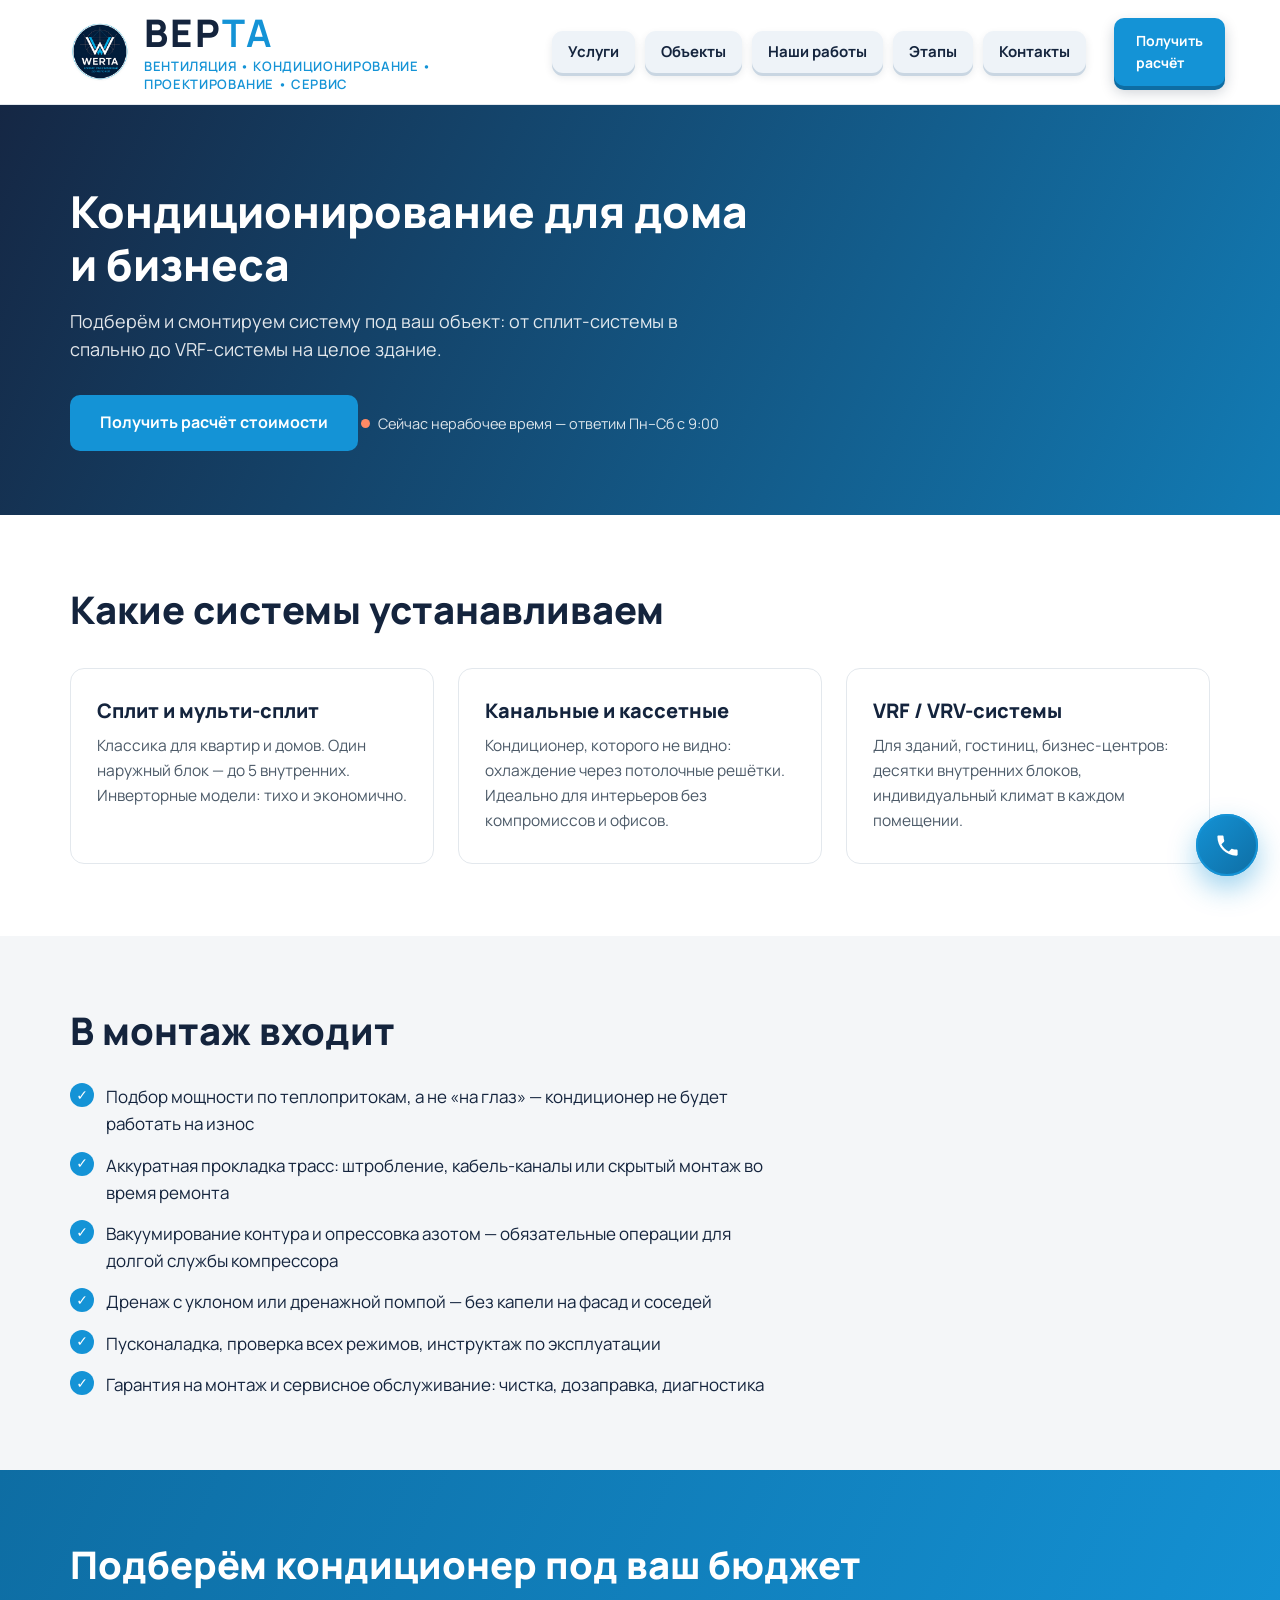
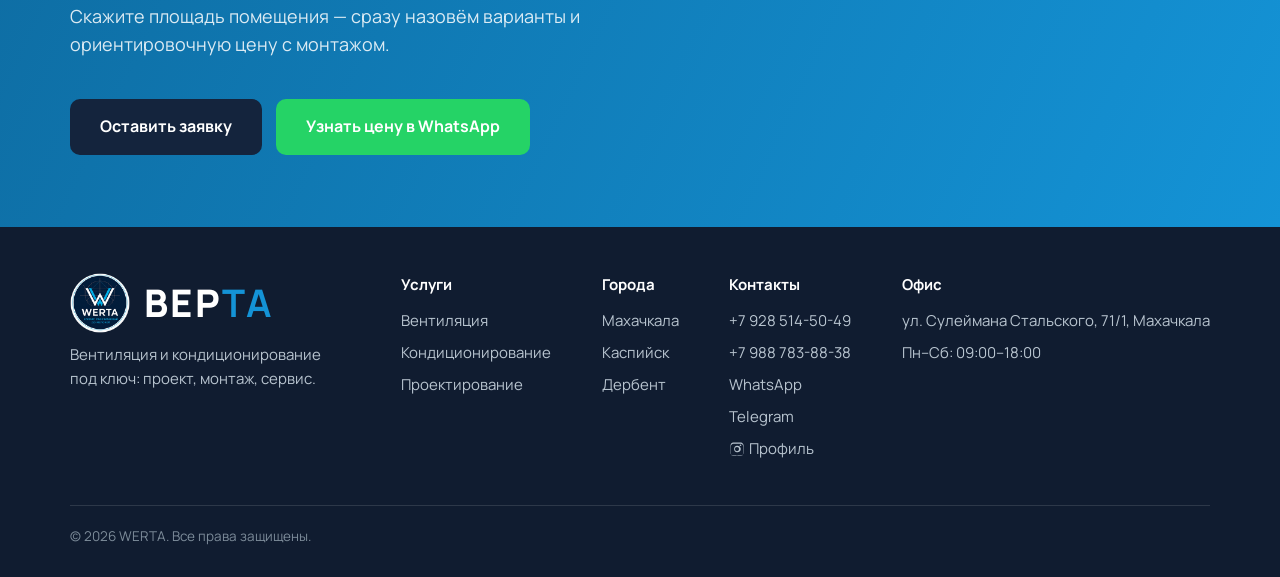
<file: kondicionirovanie.html>
<!DOCTYPE html>
<html lang="ru">
<head>
<meta charset="UTF-8">
<!-- Yandex.Metrika counter -->
<script type="text/javascript">
   (function(m,e,t,r,i,k,a){m[i]=m[i]||function(){(m[i].a=m[i].a||[]).push(arguments)};
   m[i].l=1*new Date();
   for (var j = 0; j < document.scripts.length; j++) {if (document.scripts[j].src === r) { return; }}
   k=e.createElement(t),a=e.getElementsByTagName(t)[0],k.async=1,k.src=r,a.parentNode.insertBefore(k,a)})
   (window, document,"script","https://mc.yandex.ru/metrika/tag.js", "ym");

   ym(44147844, "init", {
        clickmap:true,
        trackLinks:true,
        accurateTrackBounce:true,
        webvisor:true
   });
</script>
<noscript><div><img src="https://mc.yandex.ru/watch/44147844" style="position:absolute; left:-9999px;" alt="" /></div></noscript>
<!-- /Yandex.Metrika counter -->
<meta name="viewport" content="width=device-width, initial-scale=1.0">
<title>Кондиционирование — монтаж сплит-систем и VRF | WERTA</title>
<meta name="description" content="Монтаж кондиционеров: сплит-системы, мульти-сплит, канальные, кассетные, VRF. Подбор по площади и бюджету, аккуратный монтаж, гарантия. WERTA.">
<link rel="preconnect" href="https://fonts.googleapis.com">
<link rel="preconnect" href="https://fonts.gstatic.com" crossorigin>
<link href="https://fonts.googleapis.com/css2?family=Manrope:wght@400;600;700;800&display=swap" rel="stylesheet">
<link rel="stylesheet" href="css/style.css?v=20260714c">
<link rel="icon" type="image/svg+xml" href="favicon.svg">
<link rel="canonical" href="https://werta-klimat.ru/kondicionirovanie.html">
<meta property="og:type" content="website">
<meta property="og:site_name" content="WERTA">
<meta property="og:title" content="Кондиционирование — монтаж сплит-систем и VRF | WERTA">
<meta property="og:description" content="Монтаж кондиционеров: сплит-системы, мульти-сплит, канальные, кассетные, VRF. Подбор по площади и бюджету, аккуратный монтаж, гарантия. WERTA.">
<meta property="og:url" content="https://werta-klimat.ru/kondicionirovanie.html">
<meta name="twitter:title" content="Кондиционирование — монтаж сплит-систем и VRF | WERTA">
<meta name="twitter:description" content="Монтаж кондиционеров: сплит-системы, мульти-сплит, канальные, кассетные, VRF. Подбор по площади и бюджету, аккуратный монтаж, гарантия. WERTA.">
<meta property="og:image" content="https://werta-klimat.ru/img/og-image.jpg">
<meta property="og:image:width" content="1200">
<meta property="og:image:height" content="630">
<meta name="twitter:card" content="summary_large_image">
<script type="application/ld+json">
{
  "@context": "https://schema.org",
  "@type": "HVACBusiness",
  "name": "WERTA",
  "image": "https://werta-klimat.ru/img/og-image.jpg",
  "logo": "https://werta-klimat.ru/img/logo.png",
  "url": "https://werta-klimat.ru/",
  "telephone": "+7-928-514-50-49",
  "priceRange": "₽₽",
  "address": {
    "@type": "PostalAddress",
    "streetAddress": "ул. Сулеймана Стальского, 71/1",
    "addressLocality": "Махачкала",
    "postalCode": "367000",
    "addressRegion": "Республика Дагестан",
    "addressCountry": "RU"
  },
  "hasMap": "https://go.2gis.com/XQOJ6",
  "openingHoursSpecification": {
    "@type": "OpeningHoursSpecification",
    "dayOfWeek": [
      "Monday",
      "Tuesday",
      "Wednesday",
      "Thursday",
      "Friday",
      "Saturday"
    ],
    "opens": "09:00",
    "closes": "18:00"
  },
  "areaServed": [
    {
      "@type": "City",
      "name": "Махачкала"
    },
    {
      "@type": "City",
      "name": "Каспийск"
    },
    {
      "@type": "City",
      "name": "Дербент"
    }
  ],
  "sameAs": [
    "https://www.instagram.com/werta_official/"
  ]
}
</script>
</head>
<body>

<header class="header">
  <div class="container header__inner">
    <a class="logo" href="index.html"><img class="logo__mark" src="img/logo.png" alt="WERTA — логотип" width="42" height="42"><span class="logo__text">ВЕР<b>ТА</b><small class="logo__sub">Вентиляция • Кондиционирование • Проектирование • Сервис</small></span></a>
    <nav class="nav" id="nav">
      <a href="index.html#uslugi">Услуги</a>
      <a href="index.html#obekty">Объекты</a>
      <a href="index.html#raboty">Наши работы</a>
      <a href="index.html#etapy">Этапы</a>
      <a href="index.html#kontakty">Контакты</a>
    </nav>
    <div class="header__contact">
      <a class="btn btn--primary btn--header" href="index.html#kontakty">Получить расчёт</a>
      <button class="burger" id="burger" aria-label="Открыть меню"><span></span><span></span><span></span></button>
    </div>
  </div>
</header>

<section class="page-hero">
  <div class="container">
    <h1>Кондиционирование для дома и&nbsp;бизнеса</h1>
    <p>Подберём и смонтируем систему под ваш объект: от сплит-системы в спальню до VRF-системы на целое здание.</p>
    <a class="btn btn--primary" href="index.html#kontakty">Получить расчёт стоимости</a>
    <span class="status-badge" id="statusBadge"></span>
  </div>
</section>

<section class="section">
  <div class="container">
    <h2>Какие системы устанавливаем</h2>
    <div class="grid grid--3" style="margin-top:36px;">
      <div class="card"><h3>Сплит и мульти-сплит</h3><p>Классика для квартир и домов. Один наружный блок — до 5 внутренних. Инверторные модели: тихо и экономично.</p></div>
      <div class="card"><h3>Канальные и кассетные</h3><p>Кондиционер, которого не видно: охлаждение через потолочные решётки. Идеально для интерьеров без компромиссов и офисов.</p></div>
      <div class="card"><h3>VRF / VRV-системы</h3><p>Для зданий, гостиниц, бизнес-центров: десятки внутренних блоков, индивидуальный климат в каждом помещении.</p></div>
    </div>
  </div>
</section>

<section class="section section--soft">
  <div class="container">
    <h2>В монтаж входит</h2>
    <ul class="checklist" style="margin-top:30px;">
      <li>Подбор мощности по теплопритокам, а не «на глаз» — кондиционер не будет работать на износ</li>
      <li>Аккуратная прокладка трасс: штробление, кабель-каналы или скрытый монтаж во время ремонта</li>
      <li>Вакуумирование контура и опрессовка азотом — обязательные операции для долгой службы компрессора</li>
      <li>Дренаж с уклоном или дренажной помпой — без капели на фасад и соседей</li>
      <li>Пусконаладка, проверка всех режимов, инструктаж по эксплуатации</li>
      <li>Гарантия на монтаж и сервисное обслуживание: чистка, дозаправка, диагностика</li>
    </ul>
  </div>
</section>

<section class="section cta-band">
  <div class="container">
    <h2>Подберём кондиционер под ваш бюджет</h2>
    <p class="section-sub">Скажите площадь помещения — сразу назовём варианты и ориентировочную цену с монтажом.</p>
    <div class="cta-actions">
      <a class="btn" style="background:var(--ink);color:#fff;" href="index.html#kontakty">Оставить заявку</a>
      <a class="btn btn--wa" href="https://wa.me/79285145049?text=%D0%97%D0%B4%D1%80%D0%B0%D0%B2%D1%81%D1%82%D0%B2%D1%83%D0%B9%D1%82%D0%B5%21%20%D0%98%D0%BD%D1%82%D0%B5%D1%80%D0%B5%D1%81%D1%83%D0%B5%D1%82%20%D0%BA%D0%BE%D0%BD%D0%B4%D0%B8%D1%86%D0%B8%D0%BE%D0%BD%D0%B8%D1%80%D0%BE%D0%B2%D0%B0%D0%BD%D0%B8%D0%B5.%20%D0%A5%D0%BE%D1%87%D1%83%20%D1%83%D0%B7%D0%BD%D0%B0%D1%82%D1%8C%20%D1%81%D1%82%D0%BE%D0%B8%D0%BC%D0%BE%D1%81%D1%82%D1%8C." target="_blank" rel="noopener">Узнать цену в WhatsApp</a>
    </div>
  </div>
</section>

<footer class="footer">
  <div class="container">
    <div class="footer__grid">
      <div class="footer__col">
        <a class="logo" href="index.html"><img class="logo__mark" src="img/logo.png" alt="WERTA — логотип" width="42" height="42"><span class="logo__text">ВЕР<b>ТА</b></span></a>
        <p style="margin-top:10px; max-width:280px;">Вентиляция и кондиционирование под ключ: проект, монтаж, сервис.</p>
      </div>
      <div class="footer__col">
        <b>Услуги</b>
        <ul>
          <li><a href="ventilyaciya.html">Вентиляция</a></li>
          <li><a href="kondicionirovanie.html">Кондиционирование</a></li>
          <li><a href="proektirovanie.html">Проектирование</a></li>
        </ul>
      </div>
      <div class="footer__col">
        <b>Города</b>
        <ul>
          <li><a href="index.html">Махачкала</a></li>
          <li><a href="kaspiysk.html">Каспийск</a></li>
          <li><a href="derbent.html">Дербент</a></li>
        </ul>
      </div>
      <div class="footer__col">
        <b>Контакты</b>
        <ul>
          <li><a href="tel:+79285145049">+7 928 514-50-49</a></li>
          <li><a href="tel:+79887838838">+7 988 783-88-38</a></li>
          <li><a href="https://wa.me/79285145049">WhatsApp</a></li>
          <li><a href="https://t.me/+79285145049" target="_blank" rel="noopener">Telegram</a></li>
          <li><a href="https://www.instagram.com/werta_official/" target="_blank" rel="noopener" aria-label="Наш профиль"><svg viewBox="0 0 24 24" fill="currentColor" width="16" height="16" style="vertical-align:-3px; margin-right:4px;" aria-hidden="true"><path d="M12 2.2c3.2 0 3.6 0 4.8.1 1.2.1 1.9.2 2.3.4.6.2 1 .5 1.4.9.4.4.7.8.9 1.4.2.4.4 1.1.4 2.3.1 1.2.1 1.6.1 4.8s0 3.6-.1 4.8c-.1 1.2-.2 1.9-.4 2.3-.2.6-.5 1-.9 1.4-.4.4-.8.7-1.4.9-.4.2-1.1.4-2.3.4-1.2.1-1.6.1-4.8.1s-3.6 0-4.8-.1c-1.2-.1-1.9-.2-2.3-.4-.6-.2-1-.5-1.4-.9-.4-.4-.7-.8-.9-1.4-.2-.4-.4-1.1-.4-2.3C2.2 15.6 2.2 15.2 2.2 12s0-3.6.1-4.8c.1-1.2.2-1.9.4-2.3.2-.6.5-1 .9-1.4.4-.4.8-.7 1.4-.9.4-.2 1.1-.4 2.3-.4C8.4 2.2 8.8 2.2 12 2.2zm0 1.8c-3.1 0-3.5 0-4.7.1-1.1.1-1.7.2-2.1.4-.5.2-.9.4-1.2.8-.4.4-.6.7-.8 1.2-.2.4-.3 1-.4 2.1-.1 1.2-.1 1.6-.1 4.7s0 3.5.1 4.7c.1 1.1.2 1.7.4 2.1.2.5.4.9.8 1.2.4.4.7.6 1.2.8.4.2 1 .3 2.1.4 1.2.1 1.6.1 4.7.1s3.5 0 4.7-.1c1.1-.1 1.7-.2 2.1-.4.5-.2.9-.4 1.2-.8.4-.4.6-.7.8-1.2.2-.4.3-1 .4-2.1.1-1.2.1-1.6.1-4.7s0-3.5-.1-4.7c-.1-1.1-.2-1.7-.4-2.1-.2-.5-.4-.9-.8-1.2-.4-.4-.7-.6-1.2-.8-.4-.2-1-.3-2.1-.4-1.2-.1-1.6-.1-4.7-.1zm0 3.1a5 5 0 110 9.9 5 5 0 010-9.9zm0 1.8a3.1 3.1 0 100 6.3 3.1 3.1 0 000-6.3zm6.4-2.9a1.2 1.2 0 11-2.3 0 1.2 1.2 0 012.3 0z"/></svg>Профиль</a></li>
        </ul>
      </div>
      <div class="footer__col">
        <b>Офис</b>
        <ul>
          <li><a href="https://go.2gis.com/XQOJ6" target="_blank" rel="noopener">ул. Сулеймана Стальского, 71/1, Махачкала</a></li>
          <li>Пн–Сб: 09:00–18:00</li>
        </ul>
      </div>
    </div>
    <div class="footer__bottom">© 2026 WERTA. Все права защищены.</div>
  </div>
</footer>

<div class="mobile-cta">
  <a class="mobile-cta__whatsapp" href="https://wa.me/79285145049?text=%D0%97%D0%B4%D1%80%D0%B0%D0%B2%D1%81%D1%82%D0%B2%D1%83%D0%B9%D1%82%D0%B5%21%20%D0%98%D0%BD%D1%82%D0%B5%D1%80%D0%B5%D1%81%D1%83%D0%B5%D1%82%20%D0%BA%D0%BE%D0%BD%D0%B4%D0%B8%D1%86%D0%B8%D0%BE%D0%BD%D0%B8%D1%80%D0%BE%D0%B2%D0%B0%D0%BD%D0%B8%D0%B5.%20%D0%A5%D0%BE%D1%87%D1%83%20%D1%83%D0%B7%D0%BD%D0%B0%D1%82%D1%8C%20%D1%81%D1%82%D0%BE%D0%B8%D0%BC%D0%BE%D1%81%D1%82%D1%8C." target="_blank" rel="noopener"><svg viewBox="0 0 24 24" fill="currentColor"><path d="M12 2a10 10 0 00-8.6 15.1L2 22l5-1.3A10 10 0 1012 2zm0 18.2c-1.6 0-3-.4-4.3-1.2l-.3-.2-3 .8.8-2.9-.2-.3A8.2 8.2 0 1112 20.2zm4.6-6.1c-.3-.1-1.5-.7-1.7-.8-.2-.1-.4-.1-.6.1l-.8 1c-.1.2-.3.2-.5.1a6.7 6.7 0 01-3.3-2.9c-.3-.4 0-.5.1-.7l.5-.6c.1-.2.1-.3 0-.5l-.8-1.9c-.2-.5-.4-.4-.6-.4h-.5c-.2 0-.5.1-.7.3-.9.9-1.2 2.1-.4 3.6 1.2 2.2 3 3.9 5.3 4.9 1.9.8 2.8.6 3.6.4.6-.2 1.4-.7 1.6-1.3.2-.6.2-1.1.1-1.2l-.3-.1z"/></svg>Написать в WhatsApp</a>
  <a class="mobile-cta__call" href="tel:+79285145049" aria-label="Позвонить"><svg viewBox="0 0 24 24" fill="currentColor"><path d="M6.6 10.8c1.4 2.8 3.8 5.1 6.6 6.6l2.2-2.2c.3-.3.7-.4 1-.2 1.1.4 2.3.6 3.6.6.6 0 1 .4 1 1V20c0 .6-.4 1-1 1C10.6 21 3 13.4 3 4c0-.6.4-1 1-1h3.5c.6 0 1 .4 1 1 0 1.2.2 2.4.6 3.6.1.3 0 .7-.2 1l-2.3 2.2z"/></svg></a>
</div>
<!-- Плавающий виджет «Обратный звонок» -->
<div class="cb" id="cbWidget">
  <div class="cb__bubble" id="cbBubble" hidden>
    <button class="cb__bubble-close" id="cbBubbleClose" aria-label="Скрыть">&times;</button>
    Перезвоним за 30 секунд и бесплатно проконсультируем
  </div>
  <div class="cb__panel" id="cbPanel" hidden>
    <button class="cb__close" id="cbClose" aria-label="Закрыть">&times;</button>
    <div class="cb__title">Обратный звонок</div>
    <div class="cb__lead">Перезвоним за 30 секунд в рабочее время — бесплатная консультация и расчёт стоимости.</div>
    <form class="cb__form" id="cbForm" novalidate>
      <input class="cb__input" id="cbPhone" type="tel" name="phone" inputmode="tel" autocomplete="tel" placeholder="+7 (___) ___-__-__" required>
      <button class="cb__submit" type="submit">Жду звонка</button>
      <div class="cb__consent">Нажимая кнопку, вы соглашаетесь на обработку персональных данных.</div>
    </form>
    <div class="cb__done" id="cbDone" hidden>
      <div class="cb__done-icon">&#10003;</div>
      <div class="cb__done-title">Заявка принята!</div>
      <div class="cb__done-text">Перезвоним вам в рабочее время. Не хотите ждать?</div>
      <a class="cb__done-wa" href="https://wa.me/79285145049?text=%D0%97%D0%B4%D1%80%D0%B0%D0%B2%D1%81%D1%82%D0%B2%D1%83%D0%B9%D1%82%D0%B5%21%20%D0%A5%D0%BE%D1%87%D1%83%20%D0%BF%D0%BE%D0%BB%D1%83%D1%87%D0%B8%D1%82%D1%8C%20%D1%80%D0%B0%D1%81%D1%87%D1%91%D1%82%20%D1%81%D1%82%D0%BE%D0%B8%D0%BC%D0%BE%D1%81%D1%82%D0%B8." target="_blank" rel="noopener">Написать в WhatsApp</a>
    </div>
    <div class="cb__or"><span>или свяжитесь сами</span></div>
    <div class="cb__links">
      <a class="cb__chip cb__chip--wa" href="https://wa.me/79285145049?text=%D0%97%D0%B4%D1%80%D0%B0%D0%B2%D1%81%D1%82%D0%B2%D1%83%D0%B9%D1%82%D0%B5%21%20%D0%A5%D0%BE%D1%87%D1%83%20%D0%BF%D0%BE%D0%BB%D1%83%D1%87%D0%B8%D1%82%D1%8C%20%D1%80%D0%B0%D1%81%D1%87%D1%91%D1%82%20%D1%81%D1%82%D0%BE%D0%B8%D0%BC%D0%BE%D1%81%D1%82%D0%B8." target="_blank" rel="noopener">WhatsApp</a>
      <a class="cb__chip cb__chip--tg" href="https://t.me/+79285145049" target="_blank" rel="noopener">Telegram</a>
      <a class="cb__chip cb__chip--call" href="tel:+79285145049">Звонок</a>
    </div>
  </div>
  <button class="cb__fab" id="cbFab" type="button" aria-label="Заказать обратный звонок" aria-expanded="false">
    <svg class="cb__ic cb__ic--phone" viewBox="0 0 24 24" fill="currentColor"><path d="M6.6 10.8c1.4 2.8 3.8 5.1 6.6 6.6l2.2-2.2c.3-.3.7-.4 1-.2 1.1.4 2.3.6 3.6.6.6 0 1 .4 1 1V20c0 .6-.4 1-1 1C10.6 21 3 13.4 3 4c0-.6.4-1 1-1h3.5c.6 0 1 .4 1 1 0 1.2.2 2.4.6 3.6.1.3 0 .7-.2 1l-2.3 2.2z"/></svg>
    <svg class="cb__ic cb__ic--close" viewBox="0 0 24 24" fill="none" stroke="currentColor" stroke-width="2.4" stroke-linecap="round"><path d="M6 6l12 12M18 6L6 18"/></svg>
  </button>
</div>

<script src="js/main.js?v=20260714c"></script>
</body>
</html>
</file>
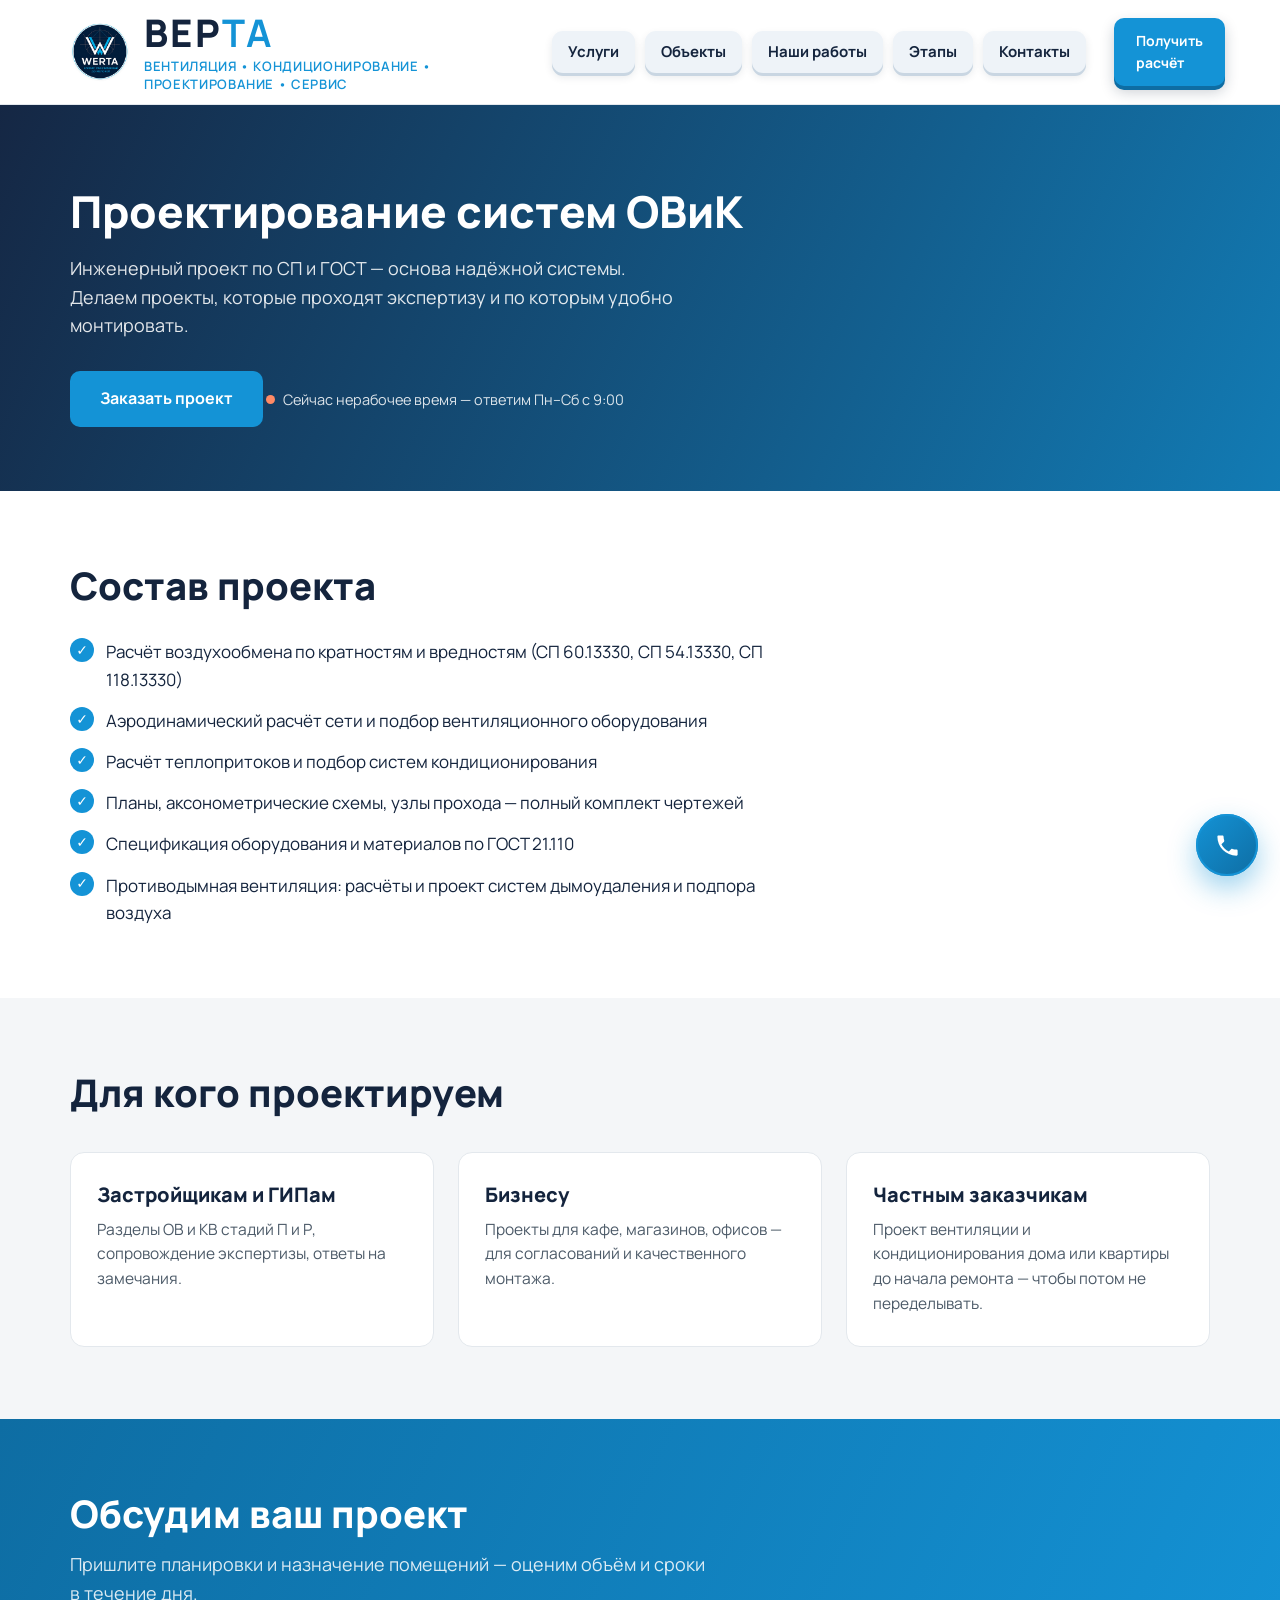
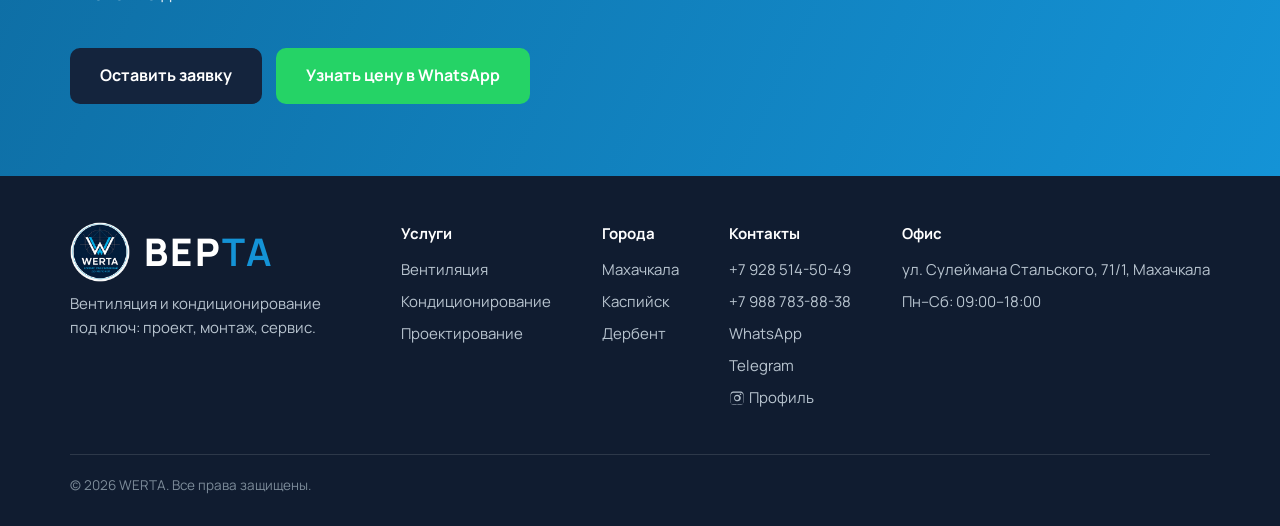
<file: proektirovanie.html>
<!DOCTYPE html>
<html lang="ru">
<head>
<meta charset="UTF-8">
<!-- Yandex.Metrika counter -->
<script type="text/javascript">
   (function(m,e,t,r,i,k,a){m[i]=m[i]||function(){(m[i].a=m[i].a||[]).push(arguments)};
   m[i].l=1*new Date();
   for (var j = 0; j < document.scripts.length; j++) {if (document.scripts[j].src === r) { return; }}
   k=e.createElement(t),a=e.getElementsByTagName(t)[0],k.async=1,k.src=r,a.parentNode.insertBefore(k,a)})
   (window, document,"script","https://mc.yandex.ru/metrika/tag.js", "ym");

   ym(44147844, "init", {
        clickmap:true,
        trackLinks:true,
        accurateTrackBounce:true,
        webvisor:true
   });
</script>
<noscript><div><img src="https://mc.yandex.ru/watch/44147844" style="position:absolute; left:-9999px;" alt="" /></div></noscript>
<!-- /Yandex.Metrika counter -->
<meta name="viewport" content="width=device-width, initial-scale=1.0">
<title>Проектирование вентиляции и кондиционирования (ОВиК) | WERTA</title>
<meta name="description" content="Проектирование раздела ОВиК по СП и ГОСТ: расчёт воздухообмена, аэродинамический расчёт, чертежи, спецификация оборудования. Проекты для экспертизы. WERTA.">
<link rel="preconnect" href="https://fonts.googleapis.com">
<link rel="preconnect" href="https://fonts.gstatic.com" crossorigin>
<link href="https://fonts.googleapis.com/css2?family=Manrope:wght@400;600;700;800&display=swap" rel="stylesheet">
<link rel="stylesheet" href="css/style.css?v=20260714c">
<link rel="icon" type="image/svg+xml" href="favicon.svg">
<link rel="canonical" href="https://werta-klimat.ru/proektirovanie.html">
<meta property="og:type" content="website">
<meta property="og:site_name" content="WERTA">
<meta property="og:title" content="Проектирование вентиляции и кондиционирования (ОВиК) | WERTA">
<meta property="og:description" content="Проектирование раздела ОВиК по СП и ГОСТ: расчёт воздухообмена, аэродинамический расчёт, чертежи, спецификация оборудования. Проекты для экспертизы. WERTA.">
<meta property="og:url" content="https://werta-klimat.ru/proektirovanie.html">
<meta name="twitter:title" content="Проектирование вентиляции и кондиционирования (ОВиК) | WERTA">
<meta name="twitter:description" content="Проектирование раздела ОВиК по СП и ГОСТ: расчёт воздухообмена, аэродинамический расчёт, чертежи, спецификация оборудования. Проекты для экспертизы. WERTA.">
<meta property="og:image" content="https://werta-klimat.ru/img/og-image.jpg">
<meta property="og:image:width" content="1200">
<meta property="og:image:height" content="630">
<meta name="twitter:card" content="summary_large_image">
<script type="application/ld+json">
{
  "@context": "https://schema.org",
  "@type": "HVACBusiness",
  "name": "WERTA",
  "image": "https://werta-klimat.ru/img/og-image.jpg",
  "logo": "https://werta-klimat.ru/img/logo.png",
  "url": "https://werta-klimat.ru/",
  "telephone": "+7-928-514-50-49",
  "priceRange": "₽₽",
  "address": {
    "@type": "PostalAddress",
    "streetAddress": "ул. Сулеймана Стальского, 71/1",
    "addressLocality": "Махачкала",
    "postalCode": "367000",
    "addressRegion": "Республика Дагестан",
    "addressCountry": "RU"
  },
  "hasMap": "https://go.2gis.com/XQOJ6",
  "openingHoursSpecification": {
    "@type": "OpeningHoursSpecification",
    "dayOfWeek": [
      "Monday",
      "Tuesday",
      "Wednesday",
      "Thursday",
      "Friday",
      "Saturday"
    ],
    "opens": "09:00",
    "closes": "18:00"
  },
  "areaServed": [
    {
      "@type": "City",
      "name": "Махачкала"
    },
    {
      "@type": "City",
      "name": "Каспийск"
    },
    {
      "@type": "City",
      "name": "Дербент"
    }
  ],
  "sameAs": [
    "https://www.instagram.com/werta_official/"
  ]
}
</script>
</head>
<body>

<header class="header">
  <div class="container header__inner">
    <a class="logo" href="index.html"><img class="logo__mark" src="img/logo.png" alt="WERTA — логотип" width="42" height="42"><span class="logo__text">ВЕР<b>ТА</b><small class="logo__sub">Вентиляция • Кондиционирование • Проектирование • Сервис</small></span></a>
    <nav class="nav" id="nav">
      <a href="index.html#uslugi">Услуги</a>
      <a href="index.html#obekty">Объекты</a>
      <a href="index.html#raboty">Наши работы</a>
      <a href="index.html#etapy">Этапы</a>
      <a href="index.html#kontakty">Контакты</a>
    </nav>
    <div class="header__contact">
      <a class="btn btn--primary btn--header" href="index.html#kontakty">Получить расчёт</a>
      <button class="burger" id="burger" aria-label="Открыть меню"><span></span><span></span><span></span></button>
    </div>
  </div>
</header>

<section class="page-hero">
  <div class="container">
    <h1>Проектирование систем ОВиК</h1>
    <p>Инженерный проект по СП и ГОСТ — основа надёжной системы. Делаем проекты, которые проходят экспертизу и по которым удобно монтировать.</p>
    <a class="btn btn--primary" href="index.html#kontakty">Заказать проект</a>
    <span class="status-badge" id="statusBadge"></span>
  </div>
</section>

<section class="section">
  <div class="container">
    <h2>Состав проекта</h2>
    <ul class="checklist" style="margin-top:30px;">
      <li>Расчёт воздухообмена по кратностям и вредностям (СП 60.13330, СП 54.13330, СП 118.13330)</li>
      <li>Аэродинамический расчёт сети и подбор вентиляционного оборудования</li>
      <li>Расчёт теплопритоков и подбор систем кондиционирования</li>
      <li>Планы, аксонометрические схемы, узлы прохода — полный комплект чертежей</li>
      <li>Спецификация оборудования и материалов по ГОСТ 21.110</li>
      <li>Противодымная вентиляция: расчёты и проект систем дымоудаления и подпора воздуха</li>
    </ul>
  </div>
</section>

<section class="section section--soft">
  <div class="container">
    <h2>Для кого проектируем</h2>
    <div class="grid grid--3" style="margin-top:36px;">
      <div class="card"><h3>Застройщикам и ГИПам</h3><p>Разделы ОВ и КВ стадий П и Р, сопровождение экспертизы, ответы на замечания.</p></div>
      <div class="card"><h3>Бизнесу</h3><p>Проекты для кафе, магазинов, офисов — для согласований и качественного монтажа.</p></div>
      <div class="card"><h3>Частным заказчикам</h3><p>Проект вентиляции и кондиционирования дома или квартиры до начала ремонта — чтобы потом не переделывать.</p></div>
    </div>
  </div>
</section>

<section class="section cta-band">
  <div class="container">
    <h2>Обсудим ваш проект</h2>
    <p class="section-sub">Пришлите планировки и назначение помещений — оценим объём и сроки в течение дня.</p>
    <div class="cta-actions">
      <a class="btn" style="background:var(--ink);color:#fff;" href="index.html#kontakty">Оставить заявку</a>
      <a class="btn btn--wa" href="https://wa.me/79285145049?text=%D0%97%D0%B4%D1%80%D0%B0%D0%B2%D1%81%D1%82%D0%B2%D1%83%D0%B9%D1%82%D0%B5%21%20%D0%98%D0%BD%D1%82%D0%B5%D1%80%D0%B5%D1%81%D1%83%D0%B5%D1%82%20%D0%BF%D1%80%D0%BE%D0%B5%D0%BA%D1%82%D0%B8%D1%80%D0%BE%D0%B2%D0%B0%D0%BD%D0%B8%D0%B5%20%D0%9E%D0%92%D0%B8%D0%9A.%20%D0%A5%D0%BE%D1%87%D1%83%20%D1%83%D0%B7%D0%BD%D0%B0%D1%82%D1%8C%20%D1%81%D1%82%D0%BE%D0%B8%D0%BC%D0%BE%D1%81%D1%82%D1%8C." target="_blank" rel="noopener">Узнать цену в WhatsApp</a>
    </div>
  </div>
</section>

<footer class="footer">
  <div class="container">
    <div class="footer__grid">
      <div class="footer__col">
        <a class="logo" href="index.html"><img class="logo__mark" src="img/logo.png" alt="WERTA — логотип" width="42" height="42"><span class="logo__text">ВЕР<b>ТА</b></span></a>
        <p style="margin-top:10px; max-width:280px;">Вентиляция и кондиционирование под ключ: проект, монтаж, сервис.</p>
      </div>
      <div class="footer__col">
        <b>Услуги</b>
        <ul>
          <li><a href="ventilyaciya.html">Вентиляция</a></li>
          <li><a href="kondicionirovanie.html">Кондиционирование</a></li>
          <li><a href="proektirovanie.html">Проектирование</a></li>
        </ul>
      </div>
      <div class="footer__col">
        <b>Города</b>
        <ul>
          <li><a href="index.html">Махачкала</a></li>
          <li><a href="kaspiysk.html">Каспийск</a></li>
          <li><a href="derbent.html">Дербент</a></li>
        </ul>
      </div>
      <div class="footer__col">
        <b>Контакты</b>
        <ul>
          <li><a href="tel:+79285145049">+7 928 514-50-49</a></li>
          <li><a href="tel:+79887838838">+7 988 783-88-38</a></li>
          <li><a href="https://wa.me/79285145049">WhatsApp</a></li>
          <li><a href="https://t.me/+79285145049" target="_blank" rel="noopener">Telegram</a></li>
          <li><a href="https://www.instagram.com/werta_official/" target="_blank" rel="noopener" aria-label="Наш профиль"><svg viewBox="0 0 24 24" fill="currentColor" width="16" height="16" style="vertical-align:-3px; margin-right:4px;" aria-hidden="true"><path d="M12 2.2c3.2 0 3.6 0 4.8.1 1.2.1 1.9.2 2.3.4.6.2 1 .5 1.4.9.4.4.7.8.9 1.4.2.4.4 1.1.4 2.3.1 1.2.1 1.6.1 4.8s0 3.6-.1 4.8c-.1 1.2-.2 1.9-.4 2.3-.2.6-.5 1-.9 1.4-.4.4-.8.7-1.4.9-.4.2-1.1.4-2.3.4-1.2.1-1.6.1-4.8.1s-3.6 0-4.8-.1c-1.2-.1-1.9-.2-2.3-.4-.6-.2-1-.5-1.4-.9-.4-.4-.7-.8-.9-1.4-.2-.4-.4-1.1-.4-2.3C2.2 15.6 2.2 15.2 2.2 12s0-3.6.1-4.8c.1-1.2.2-1.9.4-2.3.2-.6.5-1 .9-1.4.4-.4.8-.7 1.4-.9.4-.2 1.1-.4 2.3-.4C8.4 2.2 8.8 2.2 12 2.2zm0 1.8c-3.1 0-3.5 0-4.7.1-1.1.1-1.7.2-2.1.4-.5.2-.9.4-1.2.8-.4.4-.6.7-.8 1.2-.2.4-.3 1-.4 2.1-.1 1.2-.1 1.6-.1 4.7s0 3.5.1 4.7c.1 1.1.2 1.7.4 2.1.2.5.4.9.8 1.2.4.4.7.6 1.2.8.4.2 1 .3 2.1.4 1.2.1 1.6.1 4.7.1s3.5 0 4.7-.1c1.1-.1 1.7-.2 2.1-.4.5-.2.9-.4 1.2-.8.4-.4.6-.7.8-1.2.2-.4.3-1 .4-2.1.1-1.2.1-1.6.1-4.7s0-3.5-.1-4.7c-.1-1.1-.2-1.7-.4-2.1-.2-.5-.4-.9-.8-1.2-.4-.4-.7-.6-1.2-.8-.4-.2-1-.3-2.1-.4-1.2-.1-1.6-.1-4.7-.1zm0 3.1a5 5 0 110 9.9 5 5 0 010-9.9zm0 1.8a3.1 3.1 0 100 6.3 3.1 3.1 0 000-6.3zm6.4-2.9a1.2 1.2 0 11-2.3 0 1.2 1.2 0 012.3 0z"/></svg>Профиль</a></li>
        </ul>
      </div>
      <div class="footer__col">
        <b>Офис</b>
        <ul>
          <li><a href="https://go.2gis.com/XQOJ6" target="_blank" rel="noopener">ул. Сулеймана Стальского, 71/1, Махачкала</a></li>
          <li>Пн–Сб: 09:00–18:00</li>
        </ul>
      </div>
    </div>
    <div class="footer__bottom">© 2026 WERTA. Все права защищены.</div>
  </div>
</footer>

<div class="mobile-cta">
  <a class="mobile-cta__whatsapp" href="https://wa.me/79285145049?text=%D0%97%D0%B4%D1%80%D0%B0%D0%B2%D1%81%D1%82%D0%B2%D1%83%D0%B9%D1%82%D0%B5%21%20%D0%98%D0%BD%D1%82%D0%B5%D1%80%D0%B5%D1%81%D1%83%D0%B5%D1%82%20%D0%BF%D1%80%D0%BE%D0%B5%D0%BA%D1%82%D0%B8%D1%80%D0%BE%D0%B2%D0%B0%D0%BD%D0%B8%D0%B5%20%D0%9E%D0%92%D0%B8%D0%9A.%20%D0%A5%D0%BE%D1%87%D1%83%20%D1%83%D0%B7%D0%BD%D0%B0%D1%82%D1%8C%20%D1%81%D1%82%D0%BE%D0%B8%D0%BC%D0%BE%D1%81%D1%82%D1%8C." target="_blank" rel="noopener"><svg viewBox="0 0 24 24" fill="currentColor"><path d="M12 2a10 10 0 00-8.6 15.1L2 22l5-1.3A10 10 0 1012 2zm0 18.2c-1.6 0-3-.4-4.3-1.2l-.3-.2-3 .8.8-2.9-.2-.3A8.2 8.2 0 1112 20.2zm4.6-6.1c-.3-.1-1.5-.7-1.7-.8-.2-.1-.4-.1-.6.1l-.8 1c-.1.2-.3.2-.5.1a6.7 6.7 0 01-3.3-2.9c-.3-.4 0-.5.1-.7l.5-.6c.1-.2.1-.3 0-.5l-.8-1.9c-.2-.5-.4-.4-.6-.4h-.5c-.2 0-.5.1-.7.3-.9.9-1.2 2.1-.4 3.6 1.2 2.2 3 3.9 5.3 4.9 1.9.8 2.8.6 3.6.4.6-.2 1.4-.7 1.6-1.3.2-.6.2-1.1.1-1.2l-.3-.1z"/></svg>Написать в WhatsApp</a>
  <a class="mobile-cta__call" href="tel:+79285145049" aria-label="Позвонить"><svg viewBox="0 0 24 24" fill="currentColor"><path d="M6.6 10.8c1.4 2.8 3.8 5.1 6.6 6.6l2.2-2.2c.3-.3.7-.4 1-.2 1.1.4 2.3.6 3.6.6.6 0 1 .4 1 1V20c0 .6-.4 1-1 1C10.6 21 3 13.4 3 4c0-.6.4-1 1-1h3.5c.6 0 1 .4 1 1 0 1.2.2 2.4.6 3.6.1.3 0 .7-.2 1l-2.3 2.2z"/></svg></a>
</div>
<!-- Плавающий виджет «Обратный звонок» -->
<div class="cb" id="cbWidget">
  <div class="cb__bubble" id="cbBubble" hidden>
    <button class="cb__bubble-close" id="cbBubbleClose" aria-label="Скрыть">&times;</button>
    Перезвоним за 30 секунд и бесплатно проконсультируем
  </div>
  <div class="cb__panel" id="cbPanel" hidden>
    <button class="cb__close" id="cbClose" aria-label="Закрыть">&times;</button>
    <div class="cb__title">Обратный звонок</div>
    <div class="cb__lead">Перезвоним за 30 секунд в рабочее время — бесплатная консультация и расчёт стоимости.</div>
    <form class="cb__form" id="cbForm" novalidate>
      <input class="cb__input" id="cbPhone" type="tel" name="phone" inputmode="tel" autocomplete="tel" placeholder="+7 (___) ___-__-__" required>
      <button class="cb__submit" type="submit">Жду звонка</button>
      <div class="cb__consent">Нажимая кнопку, вы соглашаетесь на обработку персональных данных.</div>
    </form>
    <div class="cb__done" id="cbDone" hidden>
      <div class="cb__done-icon">&#10003;</div>
      <div class="cb__done-title">Заявка принята!</div>
      <div class="cb__done-text">Перезвоним вам в рабочее время. Не хотите ждать?</div>
      <a class="cb__done-wa" href="https://wa.me/79285145049?text=%D0%97%D0%B4%D1%80%D0%B0%D0%B2%D1%81%D1%82%D0%B2%D1%83%D0%B9%D1%82%D0%B5%21%20%D0%A5%D0%BE%D1%87%D1%83%20%D0%BF%D0%BE%D0%BB%D1%83%D1%87%D0%B8%D1%82%D1%8C%20%D1%80%D0%B0%D1%81%D1%87%D1%91%D1%82%20%D1%81%D1%82%D0%BE%D0%B8%D0%BC%D0%BE%D1%81%D1%82%D0%B8." target="_blank" rel="noopener">Написать в WhatsApp</a>
    </div>
    <div class="cb__or"><span>или свяжитесь сами</span></div>
    <div class="cb__links">
      <a class="cb__chip cb__chip--wa" href="https://wa.me/79285145049?text=%D0%97%D0%B4%D1%80%D0%B0%D0%B2%D1%81%D1%82%D0%B2%D1%83%D0%B9%D1%82%D0%B5%21%20%D0%A5%D0%BE%D1%87%D1%83%20%D0%BF%D0%BE%D0%BB%D1%83%D1%87%D0%B8%D1%82%D1%8C%20%D1%80%D0%B0%D1%81%D1%87%D1%91%D1%82%20%D1%81%D1%82%D0%BE%D0%B8%D0%BC%D0%BE%D1%81%D1%82%D0%B8." target="_blank" rel="noopener">WhatsApp</a>
      <a class="cb__chip cb__chip--tg" href="https://t.me/+79285145049" target="_blank" rel="noopener">Telegram</a>
      <a class="cb__chip cb__chip--call" href="tel:+79285145049">Звонок</a>
    </div>
  </div>
  <button class="cb__fab" id="cbFab" type="button" aria-label="Заказать обратный звонок" aria-expanded="false">
    <svg class="cb__ic cb__ic--phone" viewBox="0 0 24 24" fill="currentColor"><path d="M6.6 10.8c1.4 2.8 3.8 5.1 6.6 6.6l2.2-2.2c.3-.3.7-.4 1-.2 1.1.4 2.3.6 3.6.6.6 0 1 .4 1 1V20c0 .6-.4 1-1 1C10.6 21 3 13.4 3 4c0-.6.4-1 1-1h3.5c.6 0 1 .4 1 1 0 1.2.2 2.4.6 3.6.1.3 0 .7-.2 1l-2.3 2.2z"/></svg>
    <svg class="cb__ic cb__ic--close" viewBox="0 0 24 24" fill="none" stroke="currentColor" stroke-width="2.4" stroke-linecap="round"><path d="M6 6l12 12M18 6L6 18"/></svg>
  </button>
</div>

<script src="js/main.js?v=20260714c"></script>
</body>
</html>
</file>
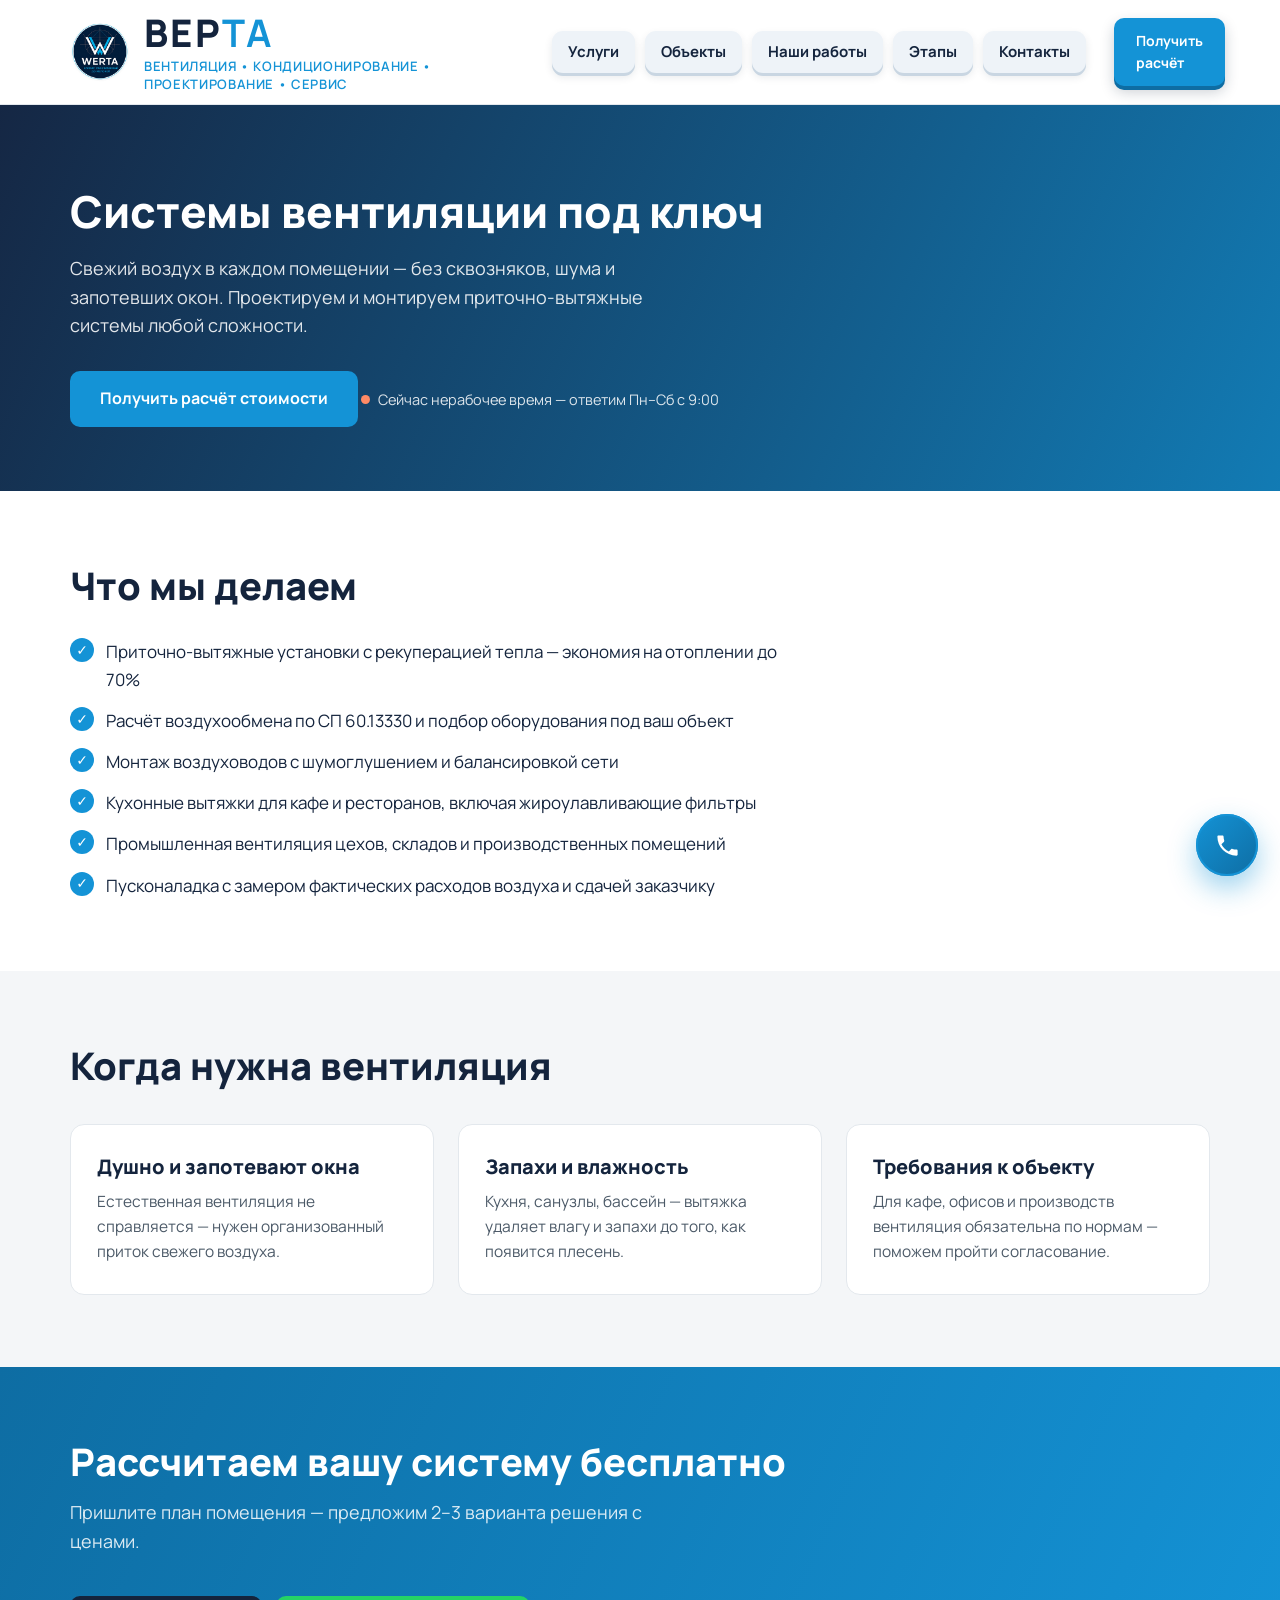
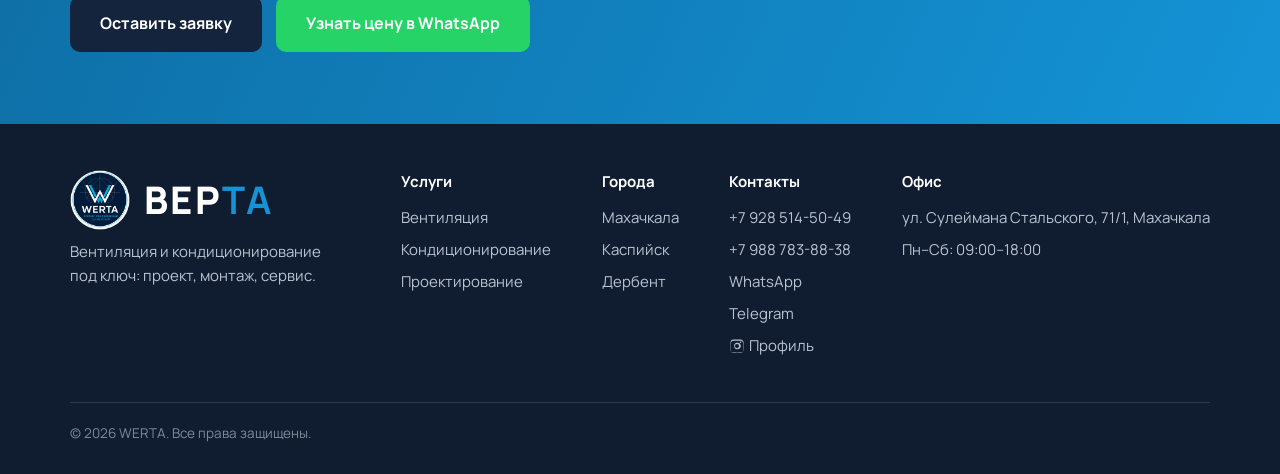
<file: ventilyaciya.html>
<!DOCTYPE html>
<html lang="ru">
<head>
<meta charset="UTF-8">
<!-- Yandex.Metrika counter -->
<script type="text/javascript">
   (function(m,e,t,r,i,k,a){m[i]=m[i]||function(){(m[i].a=m[i].a||[]).push(arguments)};
   m[i].l=1*new Date();
   for (var j = 0; j < document.scripts.length; j++) {if (document.scripts[j].src === r) { return; }}
   k=e.createElement(t),a=e.getElementsByTagName(t)[0],k.async=1,k.src=r,a.parentNode.insertBefore(k,a)})
   (window, document,"script","https://mc.yandex.ru/metrika/tag.js", "ym");

   ym(44147844, "init", {
        clickmap:true,
        trackLinks:true,
        accurateTrackBounce:true,
        webvisor:true
   });
</script>
<noscript><div><img src="https://mc.yandex.ru/watch/44147844" style="position:absolute; left:-9999px;" alt="" /></div></noscript>
<!-- /Yandex.Metrika counter -->
<meta name="viewport" content="width=device-width, initial-scale=1.0">
<title>Вентиляция под ключ — проектирование и монтаж | WERTA</title>
<meta name="description" content="Приточно-вытяжная вентиляция с рекуперацией для квартир, домов, офисов и производств. Расчёт воздухообмена, монтаж, пусконаладка, гарантия. WERTA.">
<link rel="preconnect" href="https://fonts.googleapis.com">
<link rel="preconnect" href="https://fonts.gstatic.com" crossorigin>
<link href="https://fonts.googleapis.com/css2?family=Manrope:wght@400;600;700;800&display=swap" rel="stylesheet">
<link rel="stylesheet" href="css/style.css?v=20260714c">
<link rel="icon" type="image/svg+xml" href="favicon.svg">
<link rel="canonical" href="https://werta-klimat.ru/ventilyaciya.html">
<meta property="og:type" content="website">
<meta property="og:site_name" content="WERTA">
<meta property="og:title" content="Вентиляция под ключ — проектирование и монтаж | WERTA">
<meta property="og:description" content="Приточно-вытяжная вентиляция с рекуперацией для квартир, домов, офисов и производств. Расчёт воздухообмена, монтаж, пусконаладка, гарантия. WERTA.">
<meta property="og:url" content="https://werta-klimat.ru/ventilyaciya.html">
<meta name="twitter:title" content="Вентиляция под ключ — проектирование и монтаж | WERTA">
<meta name="twitter:description" content="Приточно-вытяжная вентиляция с рекуперацией для квартир, домов, офисов и производств. Расчёт воздухообмена, монтаж, пусконаладка, гарантия. WERTA.">
<meta property="og:image" content="https://werta-klimat.ru/img/og-image.jpg">
<meta property="og:image:width" content="1200">
<meta property="og:image:height" content="630">
<meta name="twitter:card" content="summary_large_image">
<script type="application/ld+json">
{
  "@context": "https://schema.org",
  "@type": "HVACBusiness",
  "name": "WERTA",
  "image": "https://werta-klimat.ru/img/og-image.jpg",
  "logo": "https://werta-klimat.ru/img/logo.png",
  "url": "https://werta-klimat.ru/",
  "telephone": "+7-928-514-50-49",
  "priceRange": "₽₽",
  "address": {
    "@type": "PostalAddress",
    "streetAddress": "ул. Сулеймана Стальского, 71/1",
    "addressLocality": "Махачкала",
    "postalCode": "367000",
    "addressRegion": "Республика Дагестан",
    "addressCountry": "RU"
  },
  "hasMap": "https://go.2gis.com/XQOJ6",
  "openingHoursSpecification": {
    "@type": "OpeningHoursSpecification",
    "dayOfWeek": [
      "Monday",
      "Tuesday",
      "Wednesday",
      "Thursday",
      "Friday",
      "Saturday"
    ],
    "opens": "09:00",
    "closes": "18:00"
  },
  "areaServed": [
    {
      "@type": "City",
      "name": "Махачкала"
    },
    {
      "@type": "City",
      "name": "Каспийск"
    },
    {
      "@type": "City",
      "name": "Дербент"
    }
  ],
  "sameAs": [
    "https://www.instagram.com/werta_official/"
  ]
}
</script>
</head>
<body>

<header class="header">
  <div class="container header__inner">
    <a class="logo" href="index.html"><img class="logo__mark" src="img/logo.png" alt="WERTA — логотип" width="42" height="42"><span class="logo__text">ВЕР<b>ТА</b><small class="logo__sub">Вентиляция • Кондиционирование • Проектирование • Сервис</small></span></a>
    <nav class="nav" id="nav">
      <a href="index.html#uslugi">Услуги</a>
      <a href="index.html#obekty">Объекты</a>
      <a href="index.html#raboty">Наши работы</a>
      <a href="index.html#etapy">Этапы</a>
      <a href="index.html#kontakty">Контакты</a>
    </nav>
    <div class="header__contact">
      <a class="btn btn--primary btn--header" href="index.html#kontakty">Получить расчёт</a>
      <button class="burger" id="burger" aria-label="Открыть меню"><span></span><span></span><span></span></button>
    </div>
  </div>
</header>

<section class="page-hero">
  <div class="container">
    <h1>Системы вентиляции под&nbsp;ключ</h1>
    <p>Свежий воздух в каждом помещении — без сквозняков, шума и запотевших окон. Проектируем и монтируем приточно-вытяжные системы любой сложности.</p>
    <a class="btn btn--primary" href="index.html#kontakty">Получить расчёт стоимости</a>
    <span class="status-badge" id="statusBadge"></span>
  </div>
</section>

<section class="section">
  <div class="container">
    <h2>Что мы делаем</h2>
    <ul class="checklist" style="margin-top:30px;">
      <li>Приточно-вытяжные установки с рекуперацией тепла — экономия на отоплении до 70%</li>
      <li>Расчёт воздухообмена по СП 60.13330 и подбор оборудования под ваш объект</li>
      <li>Монтаж воздуховодов с шумоглушением и балансировкой сети</li>
      <li>Кухонные вытяжки для кафе и ресторанов, включая жироулавливающие фильтры</li>
      <li>Промышленная вентиляция цехов, складов и производственных помещений</li>
      <li>Пусконаладка с замером фактических расходов воздуха и сдачей заказчику</li>
    </ul>
  </div>
</section>

<section class="section section--soft">
  <div class="container">
    <h2>Когда нужна вентиляция</h2>
    <div class="grid grid--3" style="margin-top:36px;">
      <div class="card"><h3>Душно и запотевают окна</h3><p>Естественная вентиляция не справляется — нужен организованный приток свежего воздуха.</p></div>
      <div class="card"><h3>Запахи и влажность</h3><p>Кухня, санузлы, бассейн — вытяжка удаляет влагу и запахи до того, как появится плесень.</p></div>
      <div class="card"><h3>Требования к объекту</h3><p>Для кафе, офисов и производств вентиляция обязательна по нормам — поможем пройти согласование.</p></div>
    </div>
  </div>
</section>

<section class="section cta-band">
  <div class="container">
    <h2>Рассчитаем вашу систему бесплатно</h2>
    <p class="section-sub">Пришлите план помещения — предложим 2–3 варианта решения с ценами.</p>
    <div class="cta-actions">
      <a class="btn" style="background:var(--ink);color:#fff;" href="index.html#kontakty">Оставить заявку</a>
      <a class="btn btn--wa" href="https://wa.me/79285145049?text=%D0%97%D0%B4%D1%80%D0%B0%D0%B2%D1%81%D1%82%D0%B2%D1%83%D0%B9%D1%82%D0%B5%21%20%D0%98%D0%BD%D1%82%D0%B5%D1%80%D0%B5%D1%81%D1%83%D0%B5%D1%82%20%D0%B2%D0%B5%D0%BD%D1%82%D0%B8%D0%BB%D1%8F%D1%86%D0%B8%D1%8F.%20%D0%A5%D0%BE%D1%87%D1%83%20%D1%83%D0%B7%D0%BD%D0%B0%D1%82%D1%8C%20%D1%81%D1%82%D0%BE%D0%B8%D0%BC%D0%BE%D1%81%D1%82%D1%8C." target="_blank" rel="noopener">Узнать цену в WhatsApp</a>
    </div>
  </div>
</section>

<footer class="footer">
  <div class="container">
    <div class="footer__grid">
      <div class="footer__col">
        <a class="logo" href="index.html"><img class="logo__mark" src="img/logo.png" alt="WERTA — логотип" width="42" height="42"><span class="logo__text">ВЕР<b>ТА</b></span></a>
        <p style="margin-top:10px; max-width:280px;">Вентиляция и кондиционирование под ключ: проект, монтаж, сервис.</p>
      </div>
      <div class="footer__col">
        <b>Услуги</b>
        <ul>
          <li><a href="ventilyaciya.html">Вентиляция</a></li>
          <li><a href="kondicionirovanie.html">Кондиционирование</a></li>
          <li><a href="proektirovanie.html">Проектирование</a></li>
        </ul>
      </div>
      <div class="footer__col">
        <b>Города</b>
        <ul>
          <li><a href="index.html">Махачкала</a></li>
          <li><a href="kaspiysk.html">Каспийск</a></li>
          <li><a href="derbent.html">Дербент</a></li>
        </ul>
      </div>
      <div class="footer__col">
        <b>Контакты</b>
        <ul>
          <li><a href="tel:+79285145049">+7 928 514-50-49</a></li>
          <li><a href="tel:+79887838838">+7 988 783-88-38</a></li>
          <li><a href="https://wa.me/79285145049">WhatsApp</a></li>
          <li><a href="https://t.me/+79285145049" target="_blank" rel="noopener">Telegram</a></li>
          <li><a href="https://www.instagram.com/werta_official/" target="_blank" rel="noopener" aria-label="Наш профиль"><svg viewBox="0 0 24 24" fill="currentColor" width="16" height="16" style="vertical-align:-3px; margin-right:4px;" aria-hidden="true"><path d="M12 2.2c3.2 0 3.6 0 4.8.1 1.2.1 1.9.2 2.3.4.6.2 1 .5 1.4.9.4.4.7.8.9 1.4.2.4.4 1.1.4 2.3.1 1.2.1 1.6.1 4.8s0 3.6-.1 4.8c-.1 1.2-.2 1.9-.4 2.3-.2.6-.5 1-.9 1.4-.4.4-.8.7-1.4.9-.4.2-1.1.4-2.3.4-1.2.1-1.6.1-4.8.1s-3.6 0-4.8-.1c-1.2-.1-1.9-.2-2.3-.4-.6-.2-1-.5-1.4-.9-.4-.4-.7-.8-.9-1.4-.2-.4-.4-1.1-.4-2.3C2.2 15.6 2.2 15.2 2.2 12s0-3.6.1-4.8c.1-1.2.2-1.9.4-2.3.2-.6.5-1 .9-1.4.4-.4.8-.7 1.4-.9.4-.2 1.1-.4 2.3-.4C8.4 2.2 8.8 2.2 12 2.2zm0 1.8c-3.1 0-3.5 0-4.7.1-1.1.1-1.7.2-2.1.4-.5.2-.9.4-1.2.8-.4.4-.6.7-.8 1.2-.2.4-.3 1-.4 2.1-.1 1.2-.1 1.6-.1 4.7s0 3.5.1 4.7c.1 1.1.2 1.7.4 2.1.2.5.4.9.8 1.2.4.4.7.6 1.2.8.4.2 1 .3 2.1.4 1.2.1 1.6.1 4.7.1s3.5 0 4.7-.1c1.1-.1 1.7-.2 2.1-.4.5-.2.9-.4 1.2-.8.4-.4.6-.7.8-1.2.2-.4.3-1 .4-2.1.1-1.2.1-1.6.1-4.7s0-3.5-.1-4.7c-.1-1.1-.2-1.7-.4-2.1-.2-.5-.4-.9-.8-1.2-.4-.4-.7-.6-1.2-.8-.4-.2-1-.3-2.1-.4-1.2-.1-1.6-.1-4.7-.1zm0 3.1a5 5 0 110 9.9 5 5 0 010-9.9zm0 1.8a3.1 3.1 0 100 6.3 3.1 3.1 0 000-6.3zm6.4-2.9a1.2 1.2 0 11-2.3 0 1.2 1.2 0 012.3 0z"/></svg>Профиль</a></li>
        </ul>
      </div>
      <div class="footer__col">
        <b>Офис</b>
        <ul>
          <li><a href="https://go.2gis.com/XQOJ6" target="_blank" rel="noopener">ул. Сулеймана Стальского, 71/1, Махачкала</a></li>
          <li>Пн–Сб: 09:00–18:00</li>
        </ul>
      </div>
    </div>
    <div class="footer__bottom">© 2026 WERTA. Все права защищены.</div>
  </div>
</footer>

<div class="mobile-cta">
  <a class="mobile-cta__whatsapp" href="https://wa.me/79285145049?text=%D0%97%D0%B4%D1%80%D0%B0%D0%B2%D1%81%D1%82%D0%B2%D1%83%D0%B9%D1%82%D0%B5%21%20%D0%98%D0%BD%D1%82%D0%B5%D1%80%D0%B5%D1%81%D1%83%D0%B5%D1%82%20%D0%B2%D0%B5%D0%BD%D1%82%D0%B8%D0%BB%D1%8F%D1%86%D0%B8%D1%8F.%20%D0%A5%D0%BE%D1%87%D1%83%20%D1%83%D0%B7%D0%BD%D0%B0%D1%82%D1%8C%20%D1%81%D1%82%D0%BE%D0%B8%D0%BC%D0%BE%D1%81%D1%82%D1%8C." target="_blank" rel="noopener"><svg viewBox="0 0 24 24" fill="currentColor"><path d="M12 2a10 10 0 00-8.6 15.1L2 22l5-1.3A10 10 0 1012 2zm0 18.2c-1.6 0-3-.4-4.3-1.2l-.3-.2-3 .8.8-2.9-.2-.3A8.2 8.2 0 1112 20.2zm4.6-6.1c-.3-.1-1.5-.7-1.7-.8-.2-.1-.4-.1-.6.1l-.8 1c-.1.2-.3.2-.5.1a6.7 6.7 0 01-3.3-2.9c-.3-.4 0-.5.1-.7l.5-.6c.1-.2.1-.3 0-.5l-.8-1.9c-.2-.5-.4-.4-.6-.4h-.5c-.2 0-.5.1-.7.3-.9.9-1.2 2.1-.4 3.6 1.2 2.2 3 3.9 5.3 4.9 1.9.8 2.8.6 3.6.4.6-.2 1.4-.7 1.6-1.3.2-.6.2-1.1.1-1.2l-.3-.1z"/></svg>Написать в WhatsApp</a>
  <a class="mobile-cta__call" href="tel:+79285145049" aria-label="Позвонить"><svg viewBox="0 0 24 24" fill="currentColor"><path d="M6.6 10.8c1.4 2.8 3.8 5.1 6.6 6.6l2.2-2.2c.3-.3.7-.4 1-.2 1.1.4 2.3.6 3.6.6.6 0 1 .4 1 1V20c0 .6-.4 1-1 1C10.6 21 3 13.4 3 4c0-.6.4-1 1-1h3.5c.6 0 1 .4 1 1 0 1.2.2 2.4.6 3.6.1.3 0 .7-.2 1l-2.3 2.2z"/></svg></a>
</div>
<!-- Плавающий виджет «Обратный звонок» -->
<div class="cb" id="cbWidget">
  <div class="cb__bubble" id="cbBubble" hidden>
    <button class="cb__bubble-close" id="cbBubbleClose" aria-label="Скрыть">&times;</button>
    Перезвоним за 30 секунд и бесплатно проконсультируем
  </div>
  <div class="cb__panel" id="cbPanel" hidden>
    <button class="cb__close" id="cbClose" aria-label="Закрыть">&times;</button>
    <div class="cb__title">Обратный звонок</div>
    <div class="cb__lead">Перезвоним за 30 секунд в рабочее время — бесплатная консультация и расчёт стоимости.</div>
    <form class="cb__form" id="cbForm" novalidate>
      <input class="cb__input" id="cbPhone" type="tel" name="phone" inputmode="tel" autocomplete="tel" placeholder="+7 (___) ___-__-__" required>
      <button class="cb__submit" type="submit">Жду звонка</button>
      <div class="cb__consent">Нажимая кнопку, вы соглашаетесь на обработку персональных данных.</div>
    </form>
    <div class="cb__done" id="cbDone" hidden>
      <div class="cb__done-icon">&#10003;</div>
      <div class="cb__done-title">Заявка принята!</div>
      <div class="cb__done-text">Перезвоним вам в рабочее время. Не хотите ждать?</div>
      <a class="cb__done-wa" href="https://wa.me/79285145049?text=%D0%97%D0%B4%D1%80%D0%B0%D0%B2%D1%81%D1%82%D0%B2%D1%83%D0%B9%D1%82%D0%B5%21%20%D0%A5%D0%BE%D1%87%D1%83%20%D0%BF%D0%BE%D0%BB%D1%83%D1%87%D0%B8%D1%82%D1%8C%20%D1%80%D0%B0%D1%81%D1%87%D1%91%D1%82%20%D1%81%D1%82%D0%BE%D0%B8%D0%BC%D0%BE%D1%81%D1%82%D0%B8." target="_blank" rel="noopener">Написать в WhatsApp</a>
    </div>
    <div class="cb__or"><span>или свяжитесь сами</span></div>
    <div class="cb__links">
      <a class="cb__chip cb__chip--wa" href="https://wa.me/79285145049?text=%D0%97%D0%B4%D1%80%D0%B0%D0%B2%D1%81%D1%82%D0%B2%D1%83%D0%B9%D1%82%D0%B5%21%20%D0%A5%D0%BE%D1%87%D1%83%20%D0%BF%D0%BE%D0%BB%D1%83%D1%87%D0%B8%D1%82%D1%8C%20%D1%80%D0%B0%D1%81%D1%87%D1%91%D1%82%20%D1%81%D1%82%D0%BE%D0%B8%D0%BC%D0%BE%D1%81%D1%82%D0%B8." target="_blank" rel="noopener">WhatsApp</a>
      <a class="cb__chip cb__chip--tg" href="https://t.me/+79285145049" target="_blank" rel="noopener">Telegram</a>
      <a class="cb__chip cb__chip--call" href="tel:+79285145049">Звонок</a>
    </div>
  </div>
  <button class="cb__fab" id="cbFab" type="button" aria-label="Заказать обратный звонок" aria-expanded="false">
    <svg class="cb__ic cb__ic--phone" viewBox="0 0 24 24" fill="currentColor"><path d="M6.6 10.8c1.4 2.8 3.8 5.1 6.6 6.6l2.2-2.2c.3-.3.7-.4 1-.2 1.1.4 2.3.6 3.6.6.6 0 1 .4 1 1V20c0 .6-.4 1-1 1C10.6 21 3 13.4 3 4c0-.6.4-1 1-1h3.5c.6 0 1 .4 1 1 0 1.2.2 2.4.6 3.6.1.3 0 .7-.2 1l-2.3 2.2z"/></svg>
    <svg class="cb__ic cb__ic--close" viewBox="0 0 24 24" fill="none" stroke="currentColor" stroke-width="2.4" stroke-linecap="round"><path d="M6 6l12 12M18 6L6 18"/></svg>
  </button>
</div>

<script src="js/main.js?v=20260714c"></script>
</body>
</html>
</file>
<file: css/style.css>
/* ============ WERTA — вентиляция и кондиционирование ============ */
/* Палитра: светлый фон + один инженерный синий акцент (стиль Kampmann/Systemair) */
:root {
  /* фирменные цвета из логотипа WERTA: тёмно-синий круг + яркий голубой */
  --accent: #1493d6;
  --accent-dark: #0e6da3;
  --navy: #152744;
  --ink: #14243d;
  --ink-soft: #4c5a68;
  --bg: #ffffff;
  --bg-soft: #f4f6f8;
  --line: #e3e8ed;
  --radius: 14px;
  --shadow: 0 10px 30px rgba(22, 34, 46, 0.08);
  --container: 1180px;
}

* { margin: 0; padding: 0; box-sizing: border-box; }

html { scroll-behavior: smooth; }

body {
  font-family: "Manrope", "Segoe UI", system-ui, -apple-system, sans-serif;
  color: var(--ink);
  background: var(--bg);
  line-height: 1.6;
  font-size: 17px;
}

img { max-width: 100%; display: block; }

.container { max-width: var(--container); margin: 0 auto; padding: 0 20px; }

h1, h2, h3 { line-height: 1.2; font-weight: 800; }
h2 { font-size: clamp(26px, 4vw, 38px); margin-bottom: 14px; }
.section { padding: 72px 0; }
.section--soft { background: var(--bg-soft); }
.section-sub { color: var(--ink-soft); max-width: 640px; margin-bottom: 40px; font-size: 18px; }

/* ---------- Кнопки ---------- */
.btn {
  display: inline-block;
  padding: 15px 30px;
  border-radius: 10px;
  font-weight: 700;
  font-size: 16px;
  text-decoration: none;
  border: none;
  cursor: pointer;
  transition: background .2s, color .2s, transform .1s;
}
.btn:active { transform: translateY(1px); }
.btn--primary { background: var(--accent); color: #fff; }
.btn--primary:hover { background: var(--accent-dark); }
.btn--ghost { background: transparent; color: var(--accent); box-shadow: inset 0 0 0 2px var(--accent); }
.btn--ghost:hover { background: var(--accent); color: #fff; }
.btn--wa { background: #25D366; color: #fff; }
.btn--wa:hover { background: #1ebc59; }
.cta-actions { display: flex; gap: 14px; flex-wrap: wrap; }

/* ---------- Шапка ---------- */
.header {
  position: sticky; top: 0; z-index: 50;
  background: rgba(255,255,255,.94);
  backdrop-filter: blur(10px);
  border-bottom: 1px solid var(--line);
  transition: box-shadow .3s ease;
}
.header--solid { box-shadow: 0 6px 22px rgba(20,36,61,.10); }
.header__inner { display: flex; align-items: center; gap: 28px; height: 104px; transition: height .3s ease; }
.logo { display: flex; align-items: center; gap: 14px; font-size: 38px; font-weight: 800; letter-spacing: .06em; color: var(--ink); text-decoration: none; flex-shrink: 0; white-space: nowrap; transition: transform .2s ease; }
.logo b { color: var(--accent); }
.logo__mark { width: 60px; height: 60px; flex-shrink: 0; border-radius: 12px; }
.logo__text { line-height: 1.12; }
.logo small { display: block; font-weight: 600; text-transform: uppercase; }
/* Услуги под названием — все 4 сразу, статичной строкой */
.logo__sub {
  margin-top: 4px; font-size: 13px; letter-spacing: .05em;
  color: var(--accent); white-space: normal; max-width: 380px; line-height: 1.4;
}

.nav { display: flex; gap: 10px; margin-left: auto; flex-wrap: nowrap; }
.nav a {
  color: var(--ink); text-decoration: none; font-weight: 700; font-size: 15px;
  padding: 9px 16px; border-radius: 11px; background: #eef3f8;
  box-shadow: 0 3px 0 #c9d6e2, 0 4px 9px rgba(20,36,61,.10);
  transition: transform .12s ease, box-shadow .12s ease, background .15s ease, color .15s ease;
  white-space: nowrap;
}
.nav a:hover {
  color: var(--accent); background: #e6f1fb;
  transform: translateY(-2px);
  box-shadow: 0 5px 0 #b7cde3, 0 9px 16px rgba(20,36,61,.16);
}
.nav a:active {
  transform: translateY(3px);
  box-shadow: 0 0 0 #b7cde3, 0 1px 3px rgba(20,36,61,.16);
}
.header__contact { display: flex; align-items: center; gap: 14px; }
.header__phone { font-weight: 800; color: var(--ink); text-decoration: none; white-space: nowrap; }
.header__phone:hover { color: var(--accent); }
.btn--header {
  padding: 12px 22px; font-size: 14px;
  box-shadow: 0 4px 0 var(--accent-dark), 0 6px 14px rgba(20,36,61,.22);
  transition: transform .12s ease, box-shadow .12s ease, background .2s ease;
}
.btn--header:hover { transform: translateY(-2px); box-shadow: 0 6px 0 var(--accent-dark), 0 11px 20px rgba(20,36,61,.28); }
.btn--header:active { transform: translateY(4px); box-shadow: 0 0 0 var(--accent-dark), 0 2px 5px rgba(20,36,61,.22); }
.burger { display: none; background: none; border: none; cursor: pointer; padding: 8px; }
.burger span { display: block; width: 24px; height: 3px; background: var(--ink); margin: 5px 0; border-radius: 2px; }

/* ---------- Мобильная sticky-панель связи ---------- */
.mobile-cta {
  display: none; position: fixed; left: 0; right: 0; bottom: 0; z-index: 60;
  gap: 10px; padding: 10px 14px calc(10px + env(safe-area-inset-bottom));
  background: #fff; border-top: 1px solid var(--line); box-shadow: 0 -6px 20px rgba(20,36,61,.10);
}
.mobile-cta a {
  flex: 1; display: flex; align-items: center; justify-content: center; gap: 7px;
  padding: 13px 10px; border-radius: 10px; font-weight: 700; font-size: 14.5px; text-decoration: none;
}
.mobile-cta__whatsapp { background: #25D366; color: #fff; }
.mobile-cta__call { background: var(--bg-soft); color: var(--ink); flex: 0 0 auto; width: 52px; padding: 13px; }
.mobile-cta svg { width: 19px; height: 19px; flex-shrink: 0; }

/* ---------- Hero ---------- */
.hero { position: relative; overflow: hidden; color: #fff; padding: 110px 0 90px; }
.hero::before {
  content: "";
  position: absolute; inset: 0; z-index: 1;
  background: linear-gradient(100deg, rgba(11,20,37,.92) 18%, rgba(16,35,62,.62) 52%, rgba(11,20,37,.42) 100%);
}
.hero__slides { position: absolute; inset: 0; z-index: 0; }
.hero__slide {
  position: absolute; inset: 0;
  background-position: center; background-size: cover; background-repeat: no-repeat;
  opacity: 0; transition: opacity 1.2s ease;
}
.hero__slide.is-active { opacity: 1; }
.hero__slide--1 {
  background-image: url('../img/hero.jpg');
  background-image: image-set(url('../img/hero.webp') type('image/webp'), url('../img/hero.jpg') type('image/jpeg'));
}
.hero__slide--2 {
  background-image: url('../img/hero-2.jpg');
  background-image: image-set(url('../img/hero-2.webp') type('image/webp'), url('../img/hero-2.jpg') type('image/jpeg'));
}
.hero__slide--3 {
  background-image: url('../img/hero-3.jpg');
  background-image: image-set(url('../img/hero-3.webp') type('image/webp'), url('../img/hero-3.jpg') type('image/jpeg'));
}
.hero > .container { position: relative; z-index: 2; }
.hero h1 { font-size: clamp(30px, 5vw, 52px); max-width: 720px; margin-bottom: 20px; text-shadow: 0 2px 18px rgba(0,0,0,.35); }
.hero p { font-size: clamp(17px, 2vw, 21px); max-width: 560px; margin-bottom: 36px; color: rgba(255,255,255,.92); text-shadow: 0 1px 12px rgba(0,0,0,.3); }
.hero__actions { display: flex; gap: 16px; flex-wrap: wrap; }
.status-badge { display: inline-flex; align-items: center; gap: 8px; margin-top: 18px; font-size: 14.5px; color: rgba(255,255,255,.85); }
.status-badge__dot { width: 9px; height: 9px; border-radius: 50%; flex-shrink: 0; background: #8a97a6; }
.status-badge--open .status-badge__dot { background: #3ddc84; box-shadow: 0 0 0 4px rgba(61,220,132,.18); }
.status-badge--closed .status-badge__dot { background: #ff8a65; }
.page-hero .status-badge { color: rgba(255,255,255,.85); }
.hero .btn--ghost { color: #fff; box-shadow: inset 0 0 0 2px rgba(255,255,255,.7); }
.hero .btn--ghost:hover { background: #fff; color: var(--accent); }
.hero__badges { display: flex; gap: 34px; margin-top: 56px; flex-wrap: wrap; }
.hero__badge b { display: block; font-size: 30px; }
.hero__badge span { font-size: 14px; color: rgba(255,255,255,.75); }

/* ---------- Карточки услуг ---------- */
.grid { display: grid; gap: 24px; }
.grid--3 { grid-template-columns: repeat(3, 1fr); }
.grid--4 { grid-template-columns: repeat(4, 1fr); }

.card {
  background: var(--bg);
  border: 1px solid var(--line);
  border-radius: var(--radius);
  padding: 30px 26px;
  text-decoration: none;
  color: var(--ink);
  transition: box-shadow .2s, transform .2s;
  display: flex; flex-direction: column;
}
.card:hover { box-shadow: var(--shadow); transform: translateY(-3px); }
.card__icon { width: 52px; height: 52px; margin-bottom: 18px; color: var(--accent); }
.card h3 { font-size: 20px; margin-bottom: 10px; }
.card p { color: var(--ink-soft); font-size: 15.5px; flex: 1; }
.card__more { margin-top: 18px; color: var(--accent); font-weight: 700; font-size: 15px; }

/* ---------- Типы объектов ---------- */
.objects { display: grid; grid-template-columns: repeat(3, 1fr); gap: 18px; }
.object {
  position: relative; border-radius: var(--radius); overflow: hidden;
  aspect-ratio: 16/10; display: flex; align-items: flex-end;
  color: #fff; text-decoration: none;
}
.object::after {
  content: ""; position: absolute; inset: 0;
  background: linear-gradient(180deg, transparent 40%, rgba(10,25,40,.82));
}
.object > svg, .object > img, .object > picture { position: absolute; inset: 0; width: 100%; height: 100%; }
.object picture img { width: 100%; height: 100%; object-fit: cover; display: block; }
.object b { position: relative; z-index: 1; padding: 18px 20px; font-size: 19px; }
.photo-credit { margin-top: 14px; font-size: 11.5px; color: var(--ink-soft); opacity: .7; }

/* ---------- Портфолио: вкладки по городам ---------- */
.city-tabs { display: flex; flex-wrap: wrap; gap: 10px; margin-bottom: 30px; }
.city-tab {
  display: inline-flex; align-items: center; gap: 8px;
  padding: 12px 20px; border-radius: 12px 12px 2px 2px; border: none; cursor: pointer;
  background: var(--bg-soft); color: var(--ink); font-weight: 700; font-size: 15px;
  font-family: inherit; transition: background .15s ease, color .15s ease, transform .12s ease;
  box-shadow: 0 3px 0 var(--line);
}
.city-tab:hover { background: #e6f1fb; color: var(--accent-dark); transform: translateY(-1px); }
.city-tab--active, .city-tab--active:hover {
  background: var(--accent); color: #fff; box-shadow: 0 3px 0 var(--accent-dark);
}
.city-tab__count {
  font-size: 12.5px; font-weight: 700; padding: 2px 9px; border-radius: 20px;
  background: rgba(20,36,61,.08); color: inherit;
}
.city-tab--active .city-tab__count { background: rgba(255,255,255,.25); }
.works { display: grid; grid-template-columns: repeat(auto-fit, minmax(250px, 1fr)); gap: 22px; }
.works[hidden] { display: none; }
.work { border-radius: var(--radius); overflow: hidden; background: var(--bg); border: 1px solid var(--line); transition: box-shadow .2s ease, transform .2s ease; }
.work:hover { box-shadow: var(--shadow); transform: translateY(-3px); }
.work__banner { position: relative; aspect-ratio: 16/10; background: var(--accent); display: flex; align-items: center; justify-content: center; }
.work__glyph { width: 62px; height: 62px; color: #fff; }
.work__cat { position: absolute; top: 12px; left: 12px; background: rgba(255,255,255,.93); color: var(--accent-dark); font-size: 13px; font-weight: 700; padding: 4px 12px; border-radius: 20px; }
.work__img { aspect-ratio: 16/10; background: var(--bg-soft); }
.work__img svg, .work__img img, .work__banner img { width: 100%; height: 100%; object-fit: cover; display: block; }
.work__body { padding: 16px 20px 20px; }
.work__body b { font-size: 17px; display: block; }
.work__addr { display: flex; align-items: center; gap: 6px; color: var(--ink-soft); font-size: 14px; margin-top: 7px; }
.work__addr svg { width: 15px; height: 15px; flex-shrink: 0; }
.work__tags { display: flex; flex-wrap: wrap; gap: 8px; margin: 14px 0; }
.tag { font-size: 13px; font-weight: 600; padding: 5px 12px; border-radius: 20px; }
.tag--vent { background: #E6F1FB; color: #0C447C; }
.tag--ac { background: #E1F5EE; color: #0F6E56; }
.work__map { display: inline-flex; align-items: center; gap: 5px; font-size: 14px; font-weight: 700; color: var(--accent); text-decoration: none; }
.work__map svg { width: 16px; height: 16px; }
.work__map:hover { text-decoration: underline; }

/* ---------- Признаки ---------- */
.signs { display: grid; grid-template-columns: repeat(2, 1fr); gap: 16px 34px; margin-top: 34px; }
.sign { display: flex; gap: 13px; align-items: flex-start; font-size: 16.5px; }
.sign svg { width: 26px; height: 26px; flex-shrink: 0; color: var(--accent); margin-top: 1px; }
.signs__cta {
  display: flex; align-items: center; justify-content: space-between; gap: 20px; flex-wrap: wrap;
  margin-top: 40px; padding: 22px 28px; background: var(--bg); border: 1px solid var(--line); border-radius: var(--radius);
}
.signs__cta span { font-size: 17px; font-weight: 700; }

/* ---------- FAQ ---------- */
.faq { max-width: 840px; margin-top: 34px; display: grid; gap: 12px; }
.faq__item { border: 1px solid var(--line); border-radius: var(--radius); background: var(--bg); }
.faq__item summary {
  list-style: none; cursor: pointer; padding: 20px 56px 20px 24px;
  font-weight: 700; font-size: 17px; position: relative;
}
.faq__item summary::-webkit-details-marker { display: none; }
.faq__item summary::after {
  content: "+"; position: absolute; right: 22px; top: 50%; transform: translateY(-50%);
  font-size: 26px; font-weight: 400; color: var(--accent); line-height: 1;
}
.faq__item[open] summary::after { content: "\2212"; }
.faq__item[open] summary { color: var(--accent); }
.faq__a { padding: 0 24px 22px; color: var(--ink-soft); font-size: 16px; }
.faq__a p { max-width: 720px; margin: 0; }

/* ---------- Этапы ---------- */
.steps { display: grid; grid-template-columns: repeat(6, 1fr); gap: 14px; counter-reset: step; }
.step { background: var(--bg); border: 1px solid var(--line); border-radius: var(--radius); padding: 22px 18px; }
.step::before {
  counter-increment: step; content: "0" counter(step);
  display: block; font-size: 26px; font-weight: 800; color: var(--accent); margin-bottom: 10px;
}
.step b { font-size: 15.5px; display: block; margin-bottom: 6px; }
.step p { font-size: 13.5px; color: var(--ink-soft); line-height: 1.45; }

/* ---------- Почему мы ---------- */
.features { display: grid; grid-template-columns: repeat(4, 1fr); gap: 24px; }
.feature__icon { width: 46px; height: 46px; color: var(--accent); margin-bottom: 14px; }
.feature b { display: block; font-size: 18px; margin-bottom: 8px; }
.feature p { color: var(--ink-soft); font-size: 15px; }

/* ---------- Форма ---------- */
.cta-band { background: linear-gradient(115deg, var(--accent-dark), var(--accent)); color: #fff; }
.cta-band .section-sub { color: rgba(255,255,255,.85); }
.form { display: grid; grid-template-columns: 1fr 1fr auto; gap: 14px; max-width: 780px; }
.form input {
  padding: 15px 18px; border-radius: 10px; border: none; font-size: 16px;
  font-family: inherit; width: 100%;
}
.form input:focus { outline: 3px solid rgba(255,255,255,.5); }
.form .btn { background: var(--ink); color: #fff; }
.form .btn:hover { background: #000; }
.form-note { font-size: 13.5px; color: rgba(255,255,255,.7); margin-top: 14px; }

/* ---------- Квиз-калькулятор ---------- */
.quiz { display: block; max-width: 620px; }
.quiz__nav { min-height: 20px; }
.quiz__back { background: none; border: 0; color: rgba(255,255,255,.75); font-size: 14px; cursor: pointer; padding: 0; font-family: inherit; }
.quiz__back:hover { color: #fff; }
.quiz__progress { height: 4px; background: rgba(255,255,255,.2); border-radius: 2px; margin: 10px 0 26px; overflow: hidden; }
.quiz__progress-bar { display: block; height: 100%; width: 14%; background: #fff; transition: width .3s ease; }
.quiz__step { margin-bottom: 28px; }
.quiz--js .quiz__step { display: none; margin-bottom: 0; }
.quiz--js .quiz__step.is-active { display: block; animation: quizFade .25s ease; }
@keyframes quizFade { from { opacity: 0; transform: translateY(6px); } to { opacity: 1; transform: none; } }
.quiz__q { font-size: 19px; font-weight: 700; margin: 0 0 4px; }
.quiz__hint { font-size: 13px; font-weight: 400; color: rgba(255,255,255,.7); margin-left: 4px; }
.quiz__chips { display: flex; flex-wrap: wrap; gap: 10px; margin: 16px 0 4px; }
.chip-input { position: absolute; opacity: 0; width: 1px; height: 1px; pointer-events: none; }
.chip {
  display: inline-flex; align-items: center; padding: 12px 20px; border-radius: 999px;
  background: rgba(255,255,255,.14); border: 1.5px solid rgba(255,255,255,.3);
  color: #fff; font-size: 15px; font-weight: 600; cursor: pointer; user-select: none;
  transition: background .15s, border-color .15s;
}
.chip:hover { border-color: rgba(255,255,255,.6); }
.chip-input:checked + .chip { background: var(--ink); border-color: var(--ink); }
.chip-input:focus-visible + .chip { outline: 3px solid rgba(255,255,255,.6); outline-offset: 2px; }
.quiz__next { margin-top: 22px; }
.quiz__step[data-step="7"] input { max-width: 360px; margin-bottom: 12px; display: block; }
.quiz__step[data-step="7"] .btn { margin-top: 6px; }
.messengers { display: flex; gap: 14px; margin-top: 26px; flex-wrap: wrap; }
.messengers a {
  display: inline-flex; align-items: center; gap: 9px;
  color: #fff; text-decoration: none; font-weight: 700;
  padding: 11px 20px; border-radius: 10px; background: rgba(255,255,255,.14);
}
.messengers a:hover { background: rgba(255,255,255,.26); }
.messengers svg { width: 20px; height: 20px; }

/* ---------- Подвал ---------- */
.footer { background: #101c30; color: #b8c4cf; padding: 46px 0 30px; font-size: 15px; }
.footer__grid { display: flex; justify-content: space-between; gap: 30px; flex-wrap: wrap; }
.footer__col:first-child { flex: 0 0 auto; min-width: 240px; }
.footer .logo { color: #fff; }
.footer a { color: #b8c4cf; text-decoration: none; }
.footer a:hover { color: #fff; }
.footer__col > b { color: #fff; display: block; margin-bottom: 12px; }
.footer__col ul { list-style: none; }
.footer__col li { margin-bottom: 8px; }
.footer__bottom { border-top: 1px solid rgba(255,255,255,.12); margin-top: 36px; padding-top: 20px; font-size: 13.5px; color: #7c8b99; }

/* ---------- Страницы услуг ---------- */
.page-hero { background: linear-gradient(115deg, #152744, #127bb4); color: #fff; padding: 80px 0 64px; }
.page-hero h1 { font-size: clamp(28px, 4.5vw, 44px); max-width: 760px; margin-bottom: 16px; }
.page-hero p { max-width: 620px; color: rgba(255,255,255,.88); font-size: 18px; margin-bottom: 30px; }
.checklist { list-style: none; display: grid; gap: 14px; max-width: 720px; }
.checklist li { padding-left: 36px; position: relative; font-size: 17px; }
.checklist li::before {
  content: "✓"; position: absolute; left: 0; top: 0;
  width: 24px; height: 24px; border-radius: 50%;
  background: var(--accent); color: #fff; font-size: 14px; font-weight: 800;
  display: flex; align-items: center; justify-content: center;
}

/* Средние экраны: ужимаем объёмные кнопки меню, чтобы всё влезло в шапку */
@media (min-width: 961px) and (max-width: 1160px) {
  .header__inner { gap: 10px; }
  .nav { gap: 4px; }
  .nav a { padding: 7px 9px; font-size: 13px; }
  .header__contact { gap: 8px; }
  .header__phone { font-size: 14px; }
  .btn--header { padding: 9px 12px; font-size: 13px; }
  .logo small { display: none; }
}

/* ---------- Мобильная версия ---------- */
@media (max-width: 960px) {
  .grid--3, .grid--4, .works, .objects, .features { grid-template-columns: repeat(2, 1fr); }
  .steps { grid-template-columns: repeat(3, 1fr); }
  .header__inner { height: auto; min-height: 84px; padding: 8px 0; }
  .nav { display: none; }
  .nav.open {
    display: flex; position: absolute; top: 100%; left: 0; right: 0;
    flex-direction: column; background: #fff; padding: 20px;
    border-bottom: 1px solid var(--line); box-shadow: var(--shadow);
  }
  .nav.open a { color: var(--ink); }
  .burger { display: block; margin-left: auto; }
  .header__contact { margin-left: 0; }
  .btn--header { display: none; }
  .form { grid-template-columns: 1fr; }
  .mobile-cta { display: flex; }
  body { padding-bottom: 66px; }
}
@media (max-width: 600px) {
  .grid--3, .grid--4, .works, .objects, .features, .signs { grid-template-columns: 1fr; }
  .steps { grid-template-columns: repeat(2, 1fr); }
  .section { padding: 52px 0; }
  .hero { padding: 80px 0 64px; }
  .header__inner { gap: 10px; }
  .header__contact { gap: 8px; margin-left: auto; }
  .header__phone { font-size: 14px; }
  .logo { font-size: 30px; gap: 10px; }
  .logo__mark { width: 48px; height: 48px; }
  .logo__sub { font-size: 10px; letter-spacing: .03em; max-width: 210px; margin-top: 2px; }
  .burger { padding: 6px; }
}

/* ---------- Плавающий виджет «Обратный звонок» ---------- */
.cb {
  position: fixed; right: 22px; bottom: 24px; z-index: 80;
  display: flex; flex-direction: column; align-items: flex-end; gap: 12px;
}

.cb__fab {
  position: relative; width: 62px; height: 62px; flex: 0 0 auto; border: none; cursor: pointer;
  border-radius: 50%; color: #fff;
  background: linear-gradient(135deg, var(--accent), var(--accent-dark));
  box-shadow: 0 12px 28px rgba(20, 147, 214, .42);
  display: flex; align-items: center; justify-content: center;
  transition: transform .2s ease, box-shadow .2s ease;
}
.cb__fab:hover { transform: translateY(-2px); box-shadow: 0 16px 34px rgba(20, 147, 214, .5); }
.cb__fab svg { width: 27px; height: 27px; position: relative; z-index: 1; }
.cb__fab::before {
  content: ""; position: absolute; inset: 0; border-radius: 50%;
  border: 2px solid var(--accent); animation: cbPulse 2s ease-out infinite;
}
.cb__ic--close { display: none; }
.cb.is-open .cb__fab::before { display: none; }
.cb.is-open .cb__ic--phone { display: none; }
.cb.is-open .cb__ic--close { display: block; }
@keyframes cbPulse {
  0% { transform: scale(1); opacity: .55; }
  100% { transform: scale(1.7); opacity: 0; }
}
@media (prefers-reduced-motion: reduce) { .cb__fab::before { animation: none; display: none; } }

/* Подсказка-приманка */
.cb__bubble {
  position: relative; max-width: 214px; background: #fff; color: var(--ink);
  padding: 11px 32px 11px 14px; border-radius: 12px; font-size: 13.5px; font-weight: 600;
  line-height: 1.35; box-shadow: var(--shadow); border: 1px solid var(--line); cursor: pointer;
  animation: cbIn .3s ease both;
}
.cb__bubble::after {
  content: ""; position: absolute; right: 22px; bottom: -7px; width: 13px; height: 13px;
  background: #fff; border-right: 1px solid var(--line); border-bottom: 1px solid var(--line);
  transform: rotate(45deg);
}
.cb__bubble-close {
  position: absolute; top: 5px; right: 7px; background: none; border: none; cursor: pointer;
  font-size: 18px; line-height: 1; color: var(--ink-soft); padding: 2px;
}
@keyframes cbIn { from { opacity: 0; transform: translateY(8px) scale(.96); } to { opacity: 1; transform: none; } }

/* Панель */
.cb__panel {
  position: relative; width: 306px; max-width: calc(100vw - 32px); background: #fff;
  border-radius: 16px; border: 1px solid var(--line);
  box-shadow: 0 20px 50px rgba(20, 36, 61, .25);
  padding: 20px 18px 18px; animation: cbIn .22s ease both;
}
.cb__close {
  position: absolute; top: 10px; right: 12px; background: none; border: none; cursor: pointer;
  font-size: 24px; line-height: 1; color: var(--ink-soft); padding: 2px;
}
.cb__title { font-size: 19px; font-weight: 800; margin-bottom: 5px; }
.cb__lead { font-size: 14px; color: var(--ink-soft); line-height: 1.45; margin-bottom: 15px; }
.cb__form { display: flex; flex-direction: column; gap: 10px; }
.cb__input {
  width: 100%; padding: 13px 14px; font: inherit; font-size: 16px;
  border: 1.5px solid var(--line); border-radius: 10px; background: var(--bg-soft); color: var(--ink);
}
.cb__input:focus { outline: none; border-color: var(--accent); background: #fff; }
.cb__input--err { border-color: #e0484b; }
.cb__submit {
  width: 100%; padding: 14px; font: inherit; font-weight: 700; font-size: 15.5px; cursor: pointer;
  color: #fff; border: none; border-radius: 10px;
  background: linear-gradient(135deg, var(--accent), var(--accent-dark));
  transition: filter .15s ease;
}
.cb__submit:hover { filter: brightness(1.06); }
.cb__consent { font-size: 11.5px; color: var(--ink-soft); line-height: 1.35; }

/* Экран «заявка принята» */
.cb__done { text-align: center; padding: 6px 0 2px; }
.cb__done-icon {
  width: 46px; height: 46px; margin: 0 auto 10px; border-radius: 50%;
  background: #25D366; color: #fff; font-size: 25px; line-height: 46px; font-weight: 700;
}
.cb__done-title { font-size: 18px; font-weight: 800; margin-bottom: 5px; }
.cb__done-text { font-size: 14px; color: var(--ink-soft); margin-bottom: 14px; }
.cb__done-wa {
  display: inline-flex; align-items: center; justify-content: center; gap: 7px;
  padding: 11px 18px; border-radius: 10px; background: #25D366; color: #fff;
  font-weight: 700; font-size: 14.5px; text-decoration: none;
}

/* Быстрые каналы */
.cb__or {
  display: flex; align-items: center; gap: 10px; margin: 15px 0 12px;
  color: var(--ink-soft); font-size: 12.5px;
}
.cb__or::before, .cb__or::after { content: ""; flex: 1; height: 1px; background: var(--line); }
.cb__links { display: flex; gap: 8px; }
.cb__chip {
  flex: 1; display: flex; align-items: center; justify-content: center;
  padding: 10px 6px; border-radius: 10px; font-weight: 700; font-size: 13.5px;
  text-decoration: none; border: 1px solid var(--line); color: var(--ink); background: var(--bg-soft);
}
.cb__chip--wa { background: #25D366; color: #fff; border-color: #25D366; }
.cb__chip--tg { background: #29a9eb; color: #fff; border-color: #29a9eb; }

@media (max-width: 960px) {
  .cb { right: 16px; bottom: calc(104px + env(safe-area-inset-bottom)); }
  .cb__fab { width: 56px; height: 56px; }
  .cb__fab svg { width: 24px; height: 24px; }
}
</file>
